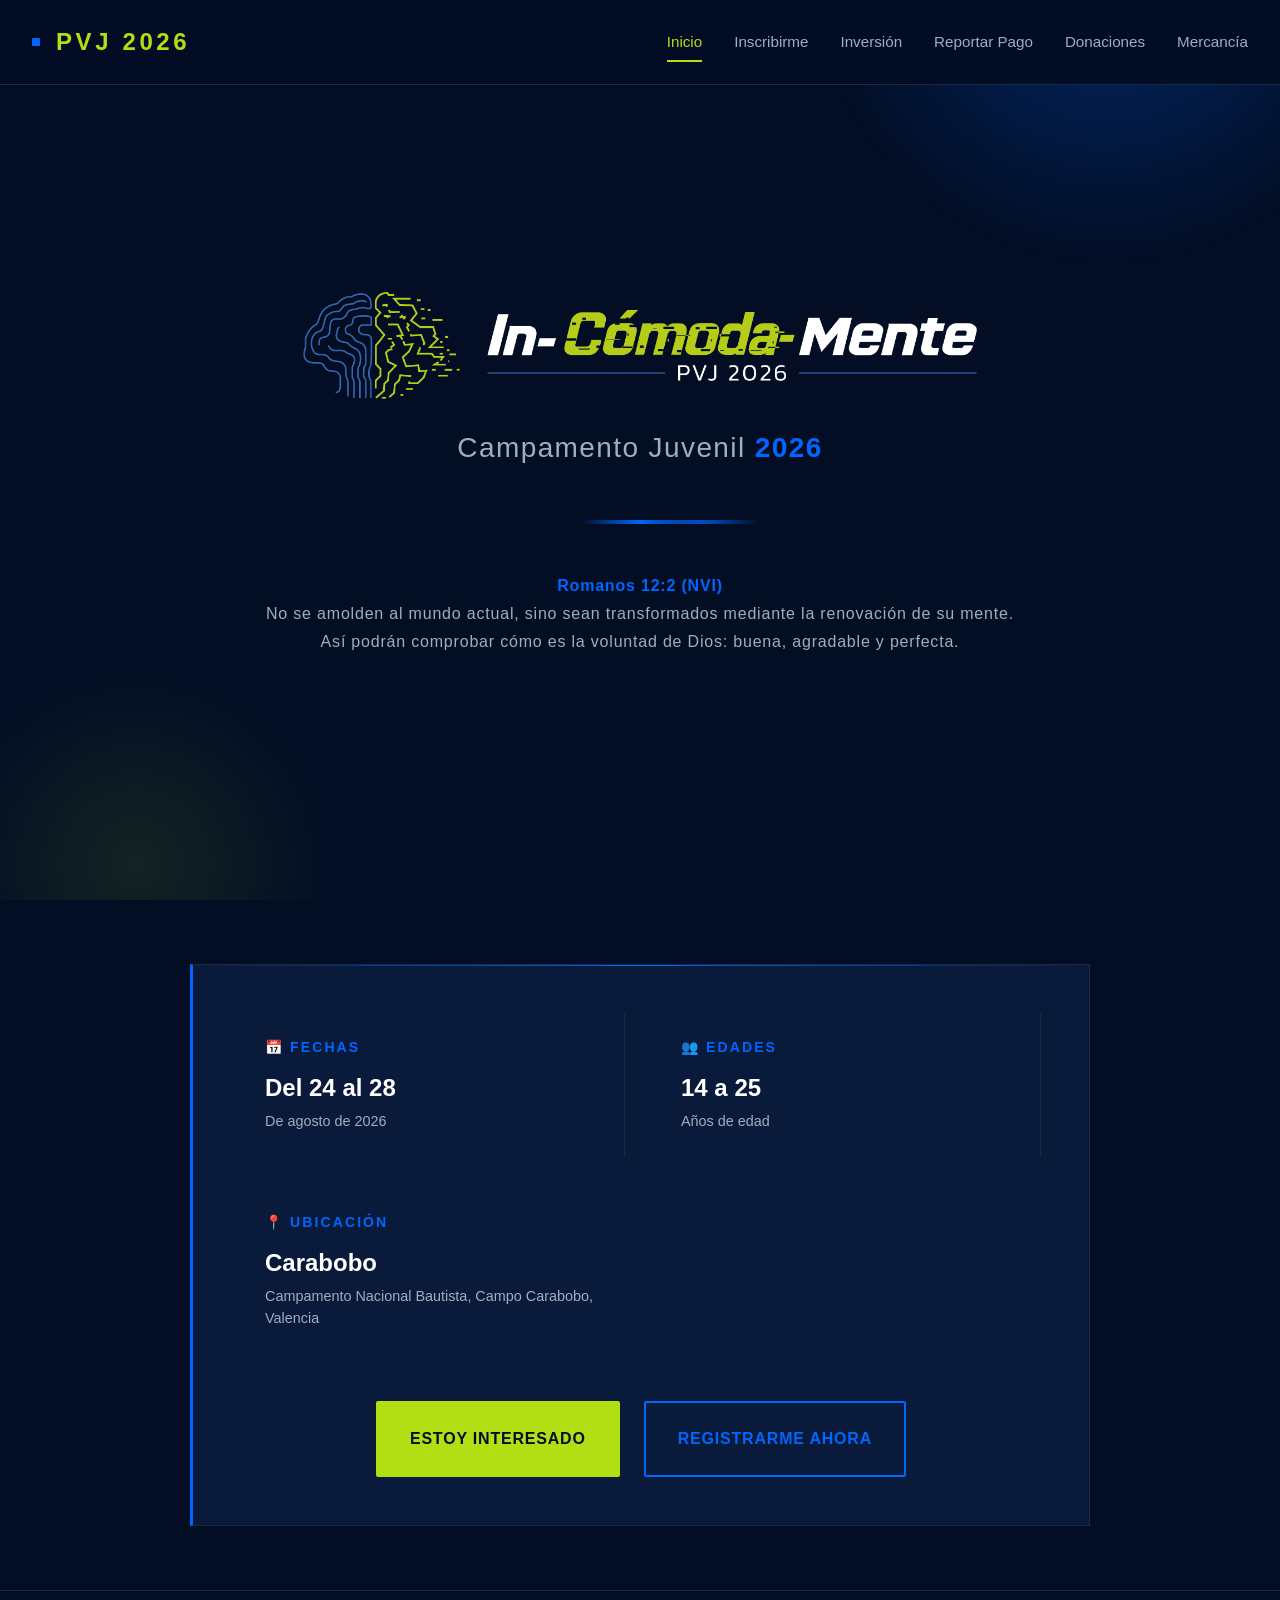
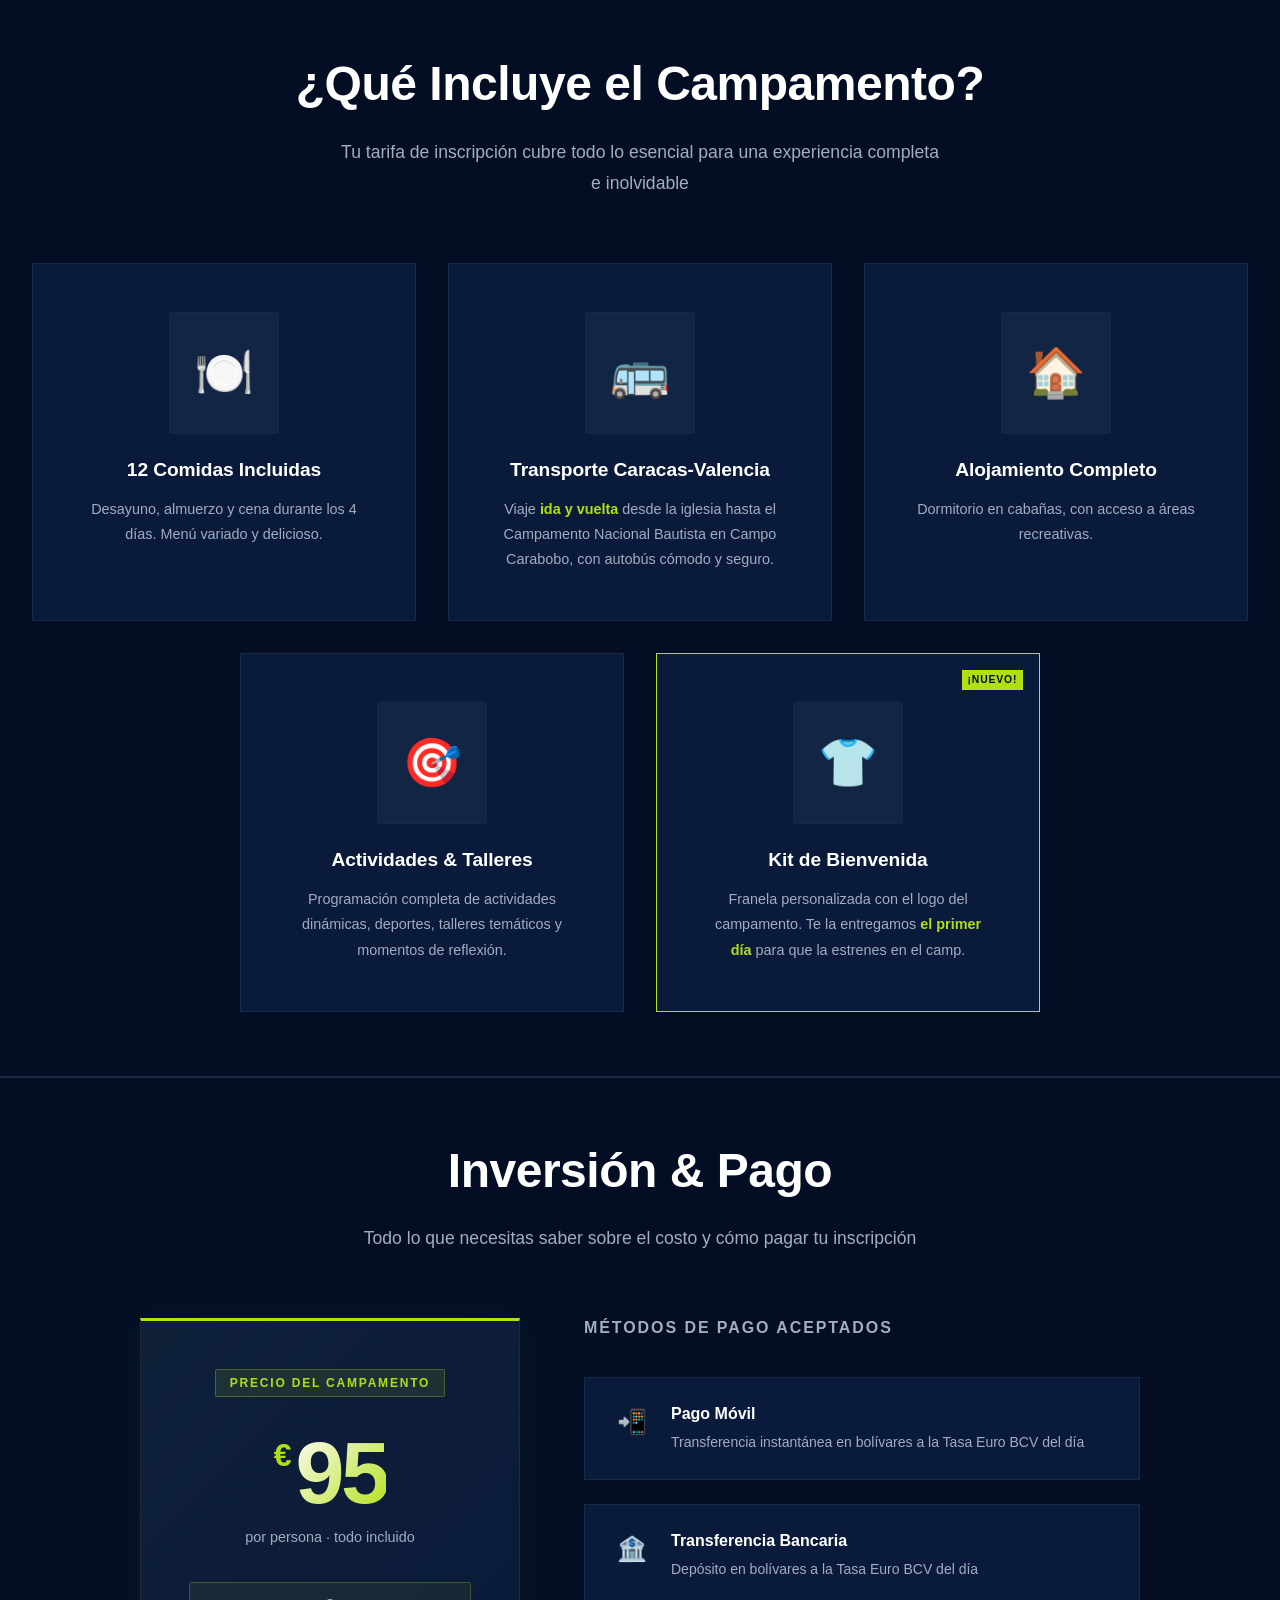
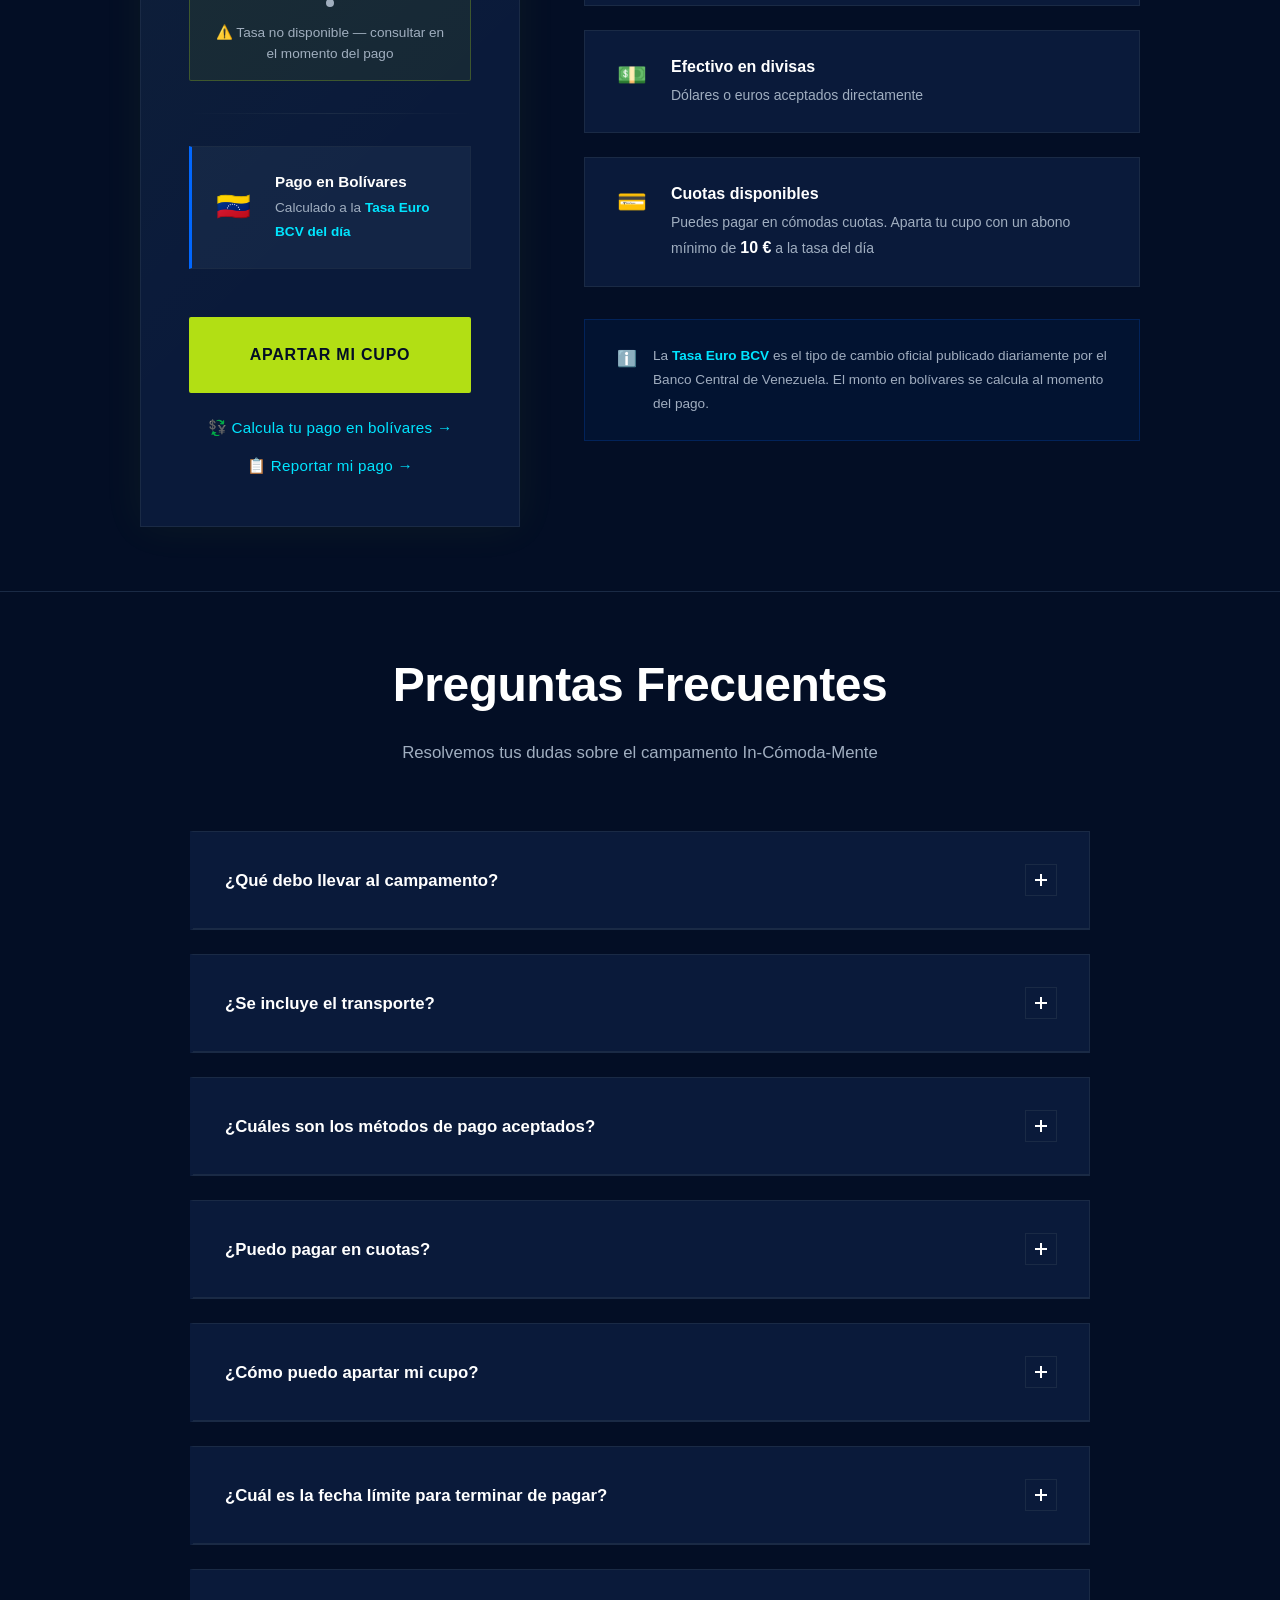
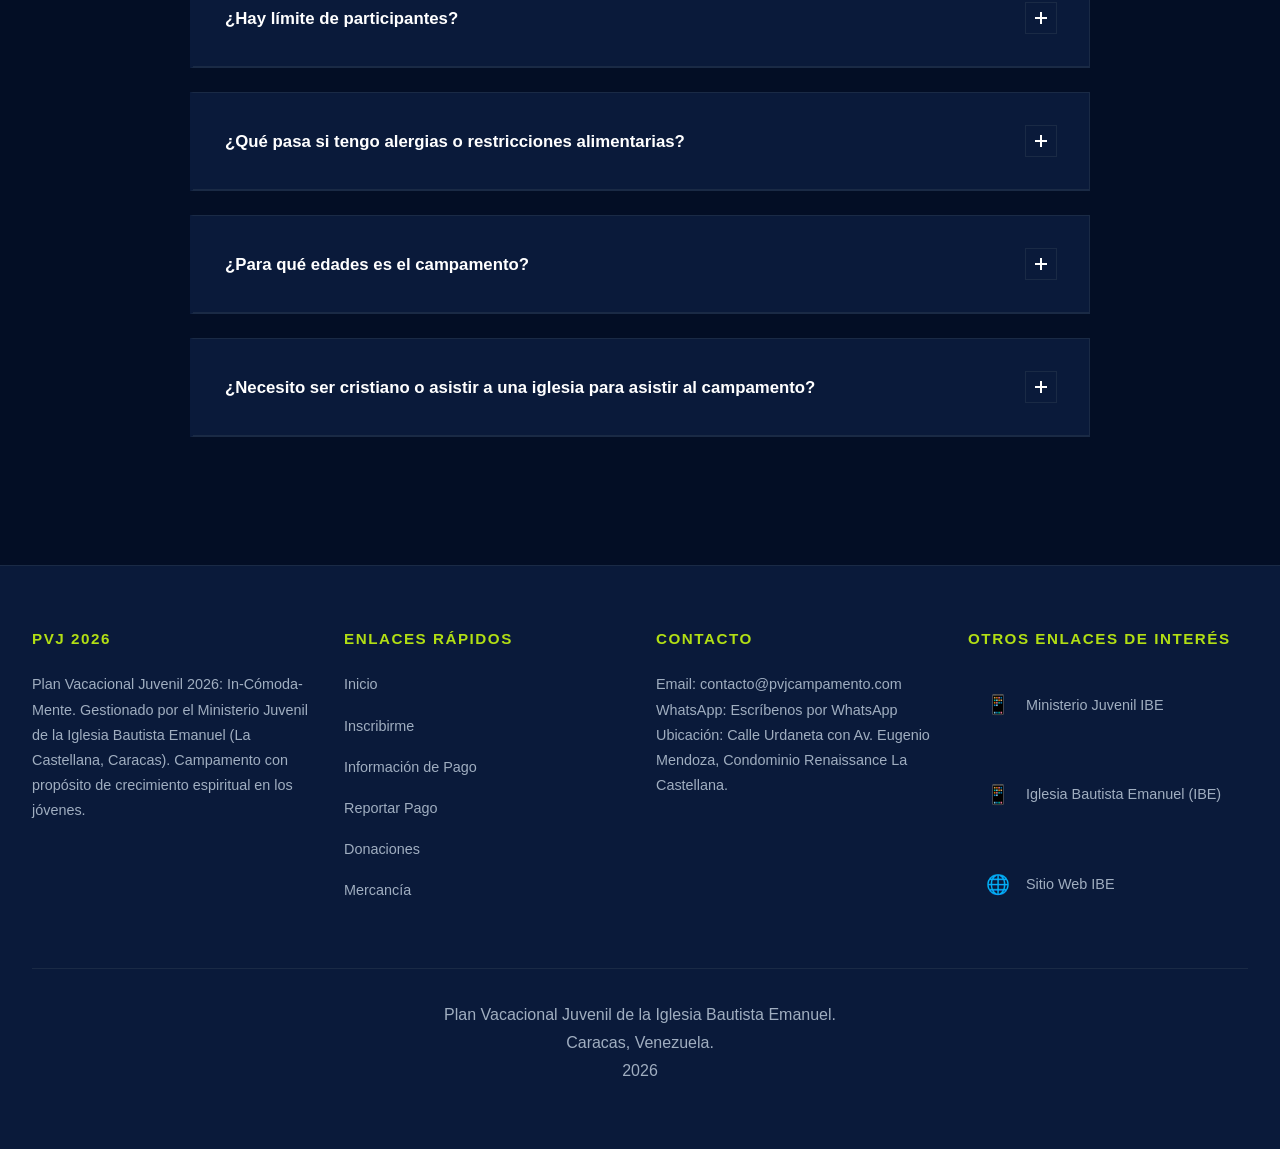
<file: index.html>
<!DOCTYPE html>
<html lang="es">
<head>
    <meta charset="UTF-8">
    <meta name="viewport" content="width=device-width, initial-scale=1.0">
    <title>PVJ 2026 - In-Cómoda-Mente | Campamento Juvenil</title>
    <meta name="description" content="Campamento Juvenil 2026 - In-Cómoda-Mente. Basado en Romanos 12:2. Del 24 al 28 de agosto en Carabobo, Venezuela.">
    <meta name="keywords" content="campamento juvenil, PVJ 2026, In-Cómoda-Mente, campamento cristiano, Venezuela, Carabobo, Valencia, jóvenes, Iglesia Bautista Emanuel, IBE">
    <meta name="robots" content="index, follow">
    <link rel="canonical" href="https://pvjcampamento.com/">

    <!-- Open Graph -->
    <meta property="og:type" content="website">
    <meta property="og:url" content="https://pvjcampamento.com/">
    <meta property="og:title" content="PVJ 2026 - In-Cómoda-Mente | Campamento Juvenil">
    <meta property="og:description" content="Campamento Juvenil cristiano del 24 al 28 de agosto de 2026 en Carabobo, Venezuela. Para jóvenes de 14 a 25 años. Inscríbete ya.">
    <meta property="og:image" content="https://pvjcampamento.com/assets/logo.png">
    <meta property="og:locale" content="es_VE">
    <meta property="og:site_name" content="PVJ Campamento">

    <!-- Twitter Card -->
    <meta name="twitter:card" content="summary_large_image">
    <meta name="twitter:title" content="PVJ 2026 - In-Cómoda-Mente | Campamento Juvenil">
    <meta name="twitter:description" content="Campamento Juvenil cristiano del 24 al 28 de agosto de 2026 en Carabobo, Venezuela. Para jóvenes de 14 a 25 años.">
    <meta name="twitter:image" content="https://pvjcampamento.com/assets/logo.png">

    <link rel="icon" type="image/x-icon" href="assets/favicon.ico">
    <link rel="stylesheet" href="styles.css">

    <!-- Structured Data: Event -->
    <script type="application/ld+json">
    {
      "@context": "https://schema.org",
      "@type": "Event",
      "name": "PVJ 2026 — In-Cómoda-Mente",
      "description": "Campamento Juvenil cristiano basado en Romanos 12:2. Experiencia de 5 días en el Campamento Nacional Bautista, Campo Carabobo, con alojamiento, comidas, transporte y actividades incluidas. Salida desde Iglesia Bautista Emanuel, La Castellana, Caracas.",
      "startDate": "2026-08-24",
      "endDate": "2026-08-28",
      "eventStatus": "https://schema.org/EventScheduled",
      "eventAttendanceMode": "https://schema.org/OfflineEventAttendanceMode",
      "location": {
        "@type": "Place",
        "name": "Campamento Nacional Bautista",
        "address": {
          "@type": "PostalAddress",
          "streetAddress": "Campo Carabobo",
          "addressLocality": "Valencia",
          "addressRegion": "Carabobo",
          "addressCountry": "VE"
        }
      },
      "organizer": {
        "@type": "Organization",
        "name": "Ministerio Juvenil — Iglesia Bautista Emanuel",
        "url": "https://pvjcampamento.com/"
      },
      "offers": {
        "@type": "Offer",
        "price": "95",
        "priceCurrency": "EUR",
        "availability": "https://schema.org/InStock",
        "url": "https://pvjcampamento.com/"
      },
      "url": "https://pvjcampamento.com/",
      "image": "https://pvjcampamento.com/assets/logo.png",
      "typicalAgeRange": "14-25"
    }
    </script>

    <!-- Structured Data: Organization -->
    <script type="application/ld+json">
    {
      "@context": "https://schema.org",
      "@type": "Organization",
      "name": "PVJ Campamento — Iglesia Bautista Emanuel",
      "url": "https://pvjcampamento.com/",
      "logo": "https://pvjcampamento.com/assets/logo.png",
      "contactPoint": {
        "@type": "ContactPoint",
        "contactType": "customer support",
        "availableLanguage": "Spanish"
      },
      "sameAs": []
    }
    </script>

    <!-- Structured Data: SiteLinksSearchBox / WebSite -->
    <script type="application/ld+json">
    {
      "@context": "https://schema.org",
      "@type": "WebSite",
      "name": "PVJ Campamento",
      "url": "https://pvjcampamento.com/"
    }
    </script>

    <!-- Structured Data: FAQPage — keep in sync with faqData in main.js -->
    <script type="application/ld+json">
    {
      "@context": "https://schema.org",
      "@type": "FAQPage",
      "mainEntity": [
        { "@type": "Question", "name": "¿Qué debo llevar al campamento?", "acceptedAnswer": { "@type": "Answer", "text": "Debes traer: ropa cómoda para actividades al aire libre, traje de baño, toalla, aseo personal, sábanas y cobijas, medicamentos (si aplica) y documentos de identidad. Te recomendamos no traer objetos de valor como joyas o equipos electrónicos costosos — el equipo no se responsabiliza por pérdidas o daños de objetos personales." } },
        { "@type": "Question", "name": "¿Se incluye el transporte?", "acceptedAnswer": { "@type": "Answer", "text": "¡Sí, el transporte está incluido! Contarás con traslado desde la iglesia hasta el Campamento Nacional Bautista en Campo Carabobo, en un transporte cómodo y seguro. No tienes que preocuparte por cómo llegar — nosotros te llevamos." } },
        { "@type": "Question", "name": "¿Cuáles son los métodos de pago aceptados?", "acceptedAnswer": { "@type": "Answer", "text": "Aceptamos Bs. por pago móvil o transferencia a la tasa euro del día BCV. También recibimos efectivo en dólares o euros. Si dispones de otro método de pago, consúltalo al equipo." } },
        { "@type": "Question", "name": "¿Puedo pagar en cuotas?", "acceptedAnswer": { "@type": "Answer", "text": "No somos el logo amarillo, pero definitivamente puedes pagar en cómodas cuotas." } },
        { "@type": "Question", "name": "¿Cómo puedo apartar mi cupo?", "acceptedAnswer": { "@type": "Answer", "text": "Debes realizar un abono de mínimo 10 € a la tasa del día. Si tienes dudas, puedes consultarlo los domingos al finalizar cada culto, o escribirnos por Instagram o WhatsApp, o consultarlo con el staff." } },
        { "@type": "Question", "name": "¿Cuál es la fecha límite para terminar de pagar?", "acceptedAnswer": { "@type": "Answer", "text": "5 días antes del comienzo del evento. Si tienes dudas, acércate a la mesa el día domingo." } },
        { "@type": "Question", "name": "¿Hay límite de participantes?", "acceptedAnswer": { "@type": "Answer", "text": "Sí, el campamento tiene un cupo máximo de 70 personas. Las inscripciones son por orden de llegada y los cupos se llenan rápido." } },
        { "@type": "Question", "name": "¿Qué pasa si tengo alergias o restricciones alimentarias?", "acceptedAnswer": { "@type": "Answer", "text": "Es importante que nos cuentes si tienes alguna alergia, intolerancia o restricción alimentaria, para que el equipo pueda ajustarse a tus necesidades." } },
        { "@type": "Question", "name": "¿Para qué edades es el campamento?", "acceptedAnswer": { "@type": "Answer", "text": "El campamento es para jóvenes de 14 a 25 años." } },
        { "@type": "Question", "name": "¿Necesito ser cristiano o asistir a una iglesia para asistir al campamento?", "acceptedAnswer": { "@type": "Answer", "text": "Todos son bienvenidos." } }
      ]
    }
    </script>
</head>
<body>
    <!-- HEADER & NAVIGATION — rendered by components.js -->
    <header></header>
    <noscript>
        <nav aria-label="Navegación principal">
            <a href="/">Inicio</a>
            <a href="https://docs.google.com/forms/d/e/1FAIpQLSfiJoNvwPer5zCyQQHRjPz2hSFAqCRCx5FT6Ea9flY4GWRAHQ/viewform" rel="noopener noreferrer">Inscribirme</a>
            <a href="/#payment">Inversión</a>
            <a href="/pagos.html">Reportar Pago</a>
            <a href="/donaciones.html">Donaciones</a>
            <a href="/mercancia.html">Mercancía</a>
        </nav>
    </noscript>

    <!-- HERO SECTION -->
    <section class="hero container" id="home">
        <div class="hero-content">
            <img src="assets/logo.png" alt="In-Cómoda-Mente" class="hero-logo">
            <p class="hero-subtitle">Campamento Juvenil <span class="hero-accent">2026</span></p>
            <div class="pulse-divider"></div>
            <p class="hero-subtitle" style="font-size: 1rem; margin-top: var(--spacing-lg);">
                <span class="hero-accent">Romanos 12:2 (NVI)</span><br>No se amolden al mundo actual, sino sean transformados mediante la renovación de su mente.<br>Así podrán comprobar cómo es la voluntad de Dios: buena, agradable y perfecta.
            </p>

            <!-- COUNTDOWN / CAMPING STATE — populated by main.js -->
            <div class="hero-countdown" id="heroCountdown"></div>
        </div>
    </section>

    <!-- EVENT DETAILS CARD -->
    <section class="container">
        <div class="event-details-card">
            <div class="event-details-grid">
                <div class="event-detail-item">
                    <div class="event-detail-label">📅 Fechas</div>
                    <div class="event-detail-value">Del 24 al 28</div>
                    <div class="event-detail-description">De agosto de 2026</div>
                </div>
                <div class="event-detail-item">
                    <div class="event-detail-label">👥 Edades</div>
                    <div class="event-detail-value">14 a 25</div>
                    <div class="event-detail-description">Años de edad</div>
                </div>
                <div class="event-detail-item">
                    <div class="event-detail-label">📍 Ubicación</div>
                    <div class="event-detail-value">Carabobo</div>
                    <div class="event-detail-description">Campamento Nacional Bautista, Campo Carabobo, Valencia</div>
                </div>
            </div>

            <div class="cta-section">
                <a id="interestedBtn" class="btn btn-primary" href="#" target="_blank" rel="noopener noreferrer">
                    Estoy interesado
                </a>
                <a id="registrarmeBtn" class="btn btn-secondary" href="#" target="_blank" rel="noopener noreferrer">
                    Registrarme Ahora
                </a>
            </div>
        </div>
    </section>

    <!-- WHAT'S INCLUDED SECTION -->
    <section class="included-section">
        <div class="container">
            <div class="included-header">
                <h2>¿Qué Incluye el Campamento?</h2>
                <p>Tu tarifa de inscripción cubre todo lo esencial para una experiencia completa e inolvidable</p>
            </div>

            <div class="included-grid">
                <div class="included-item">
                    <div class="included-icon">🍽️</div>
                    <h3 class="included-title">12 Comidas Incluidas</h3>
                    <p class="included-description">Desayuno, almuerzo y cena durante los 4 días. Menú variado y delicioso.</p>
                </div>
                <div class="included-item">
                    <div class="included-icon">🚌</div>
                    <h3 class="included-title">Transporte Caracas-Valencia</h3>
                    <p class="included-description">Viaje <span class="included-highlight">ida y vuelta</span> desde la iglesia hasta el Campamento Nacional Bautista en Campo Carabobo, con autobús cómodo y seguro.</p>
                </div>
                <div class="included-item">
                    <div class="included-icon">🏠</div>
                    <h3 class="included-title">Alojamiento Completo</h3>
                    <p class="included-description">Dormitorio en cabañas, con acceso a áreas recreativas.</p>
                </div>
                <div class="included-item">
                    <div class="included-icon">🎯</div>
                    <h3 class="included-title">Actividades & Talleres</h3>
                    <p class="included-description">Programación completa de actividades dinámicas, deportes, talleres temáticos y momentos de reflexión.</p>
                </div>
                <div class="included-item included-item--new">
                    <span class="included-new-badge">¡NUEVO!</span>
                    <div class="included-icon">👕</div>
                    <h3 class="included-title">Kit de Bienvenida</h3>
                    <p class="included-description">Franela personalizada con el logo del campamento. Te la entregamos <span class="included-highlight">el primer día</span> para que la estrenes en el camp.</p>
                </div>
            </div>
        </div>
    </section>

    <!-- PRICING / PAYMENT SECTION -->
    <section class="pricing-section" id="payment">
        <div class="container">
            <div class="pricing-header">
                <h2>Inversión & Pago</h2>
                <p>Todo lo que necesitas saber sobre el costo y cómo pagar tu inscripción</p>
            </div>

            <div class="pricing-layout">
                <!-- Price card -->
                <div class="price-card">
                    <div class="price-card-badge">Precio del Campamento</div>
                    <div class="price-amount">
                        <span class="price-currency">€</span>
                        <span class="price-number">95</span>
                    </div>
                    <p class="price-description">por persona · todo incluido</p>

                    <!-- Live euro rate badge -->
                    <div class="euro-rate-badge" id="eurRateBadge">
                        <span class="euro-rate-dot"></span>
                        <span class="euro-rate-loading">Cargando tasa BCV…</span>
                    </div>

                    <div class="price-divider"></div>

                    <div class="bcv-note">
                        <div class="bcv-icon">🇻🇪</div>
                        <div class="bcv-text">
                            <strong>Pago en Bolívares</strong>
                            <span>Calculado a la <em>Tasa Euro BCV del día</em></span>
                        </div>
                    </div>

                    <a id="apartarCupoBtn" href="#" class="btn btn-primary" target="_blank" rel="noopener noreferrer" style="display:block; text-align:center; margin-top: var(--spacing-xl);">
                        Apartar mi cupo
                    </a>
                    <a href="pagos.html#calculadora" class="calc-cta-link">
                        💱 Calcula tu pago en bolívares →
                    </a>
                    <a href="pagos.html#reportar" class="calc-cta-link" style="margin-top: var(--spacing-sm);">
                        📋 Reportar mi pago →
                    </a>
                </div>

                <!-- Payment methods -->
                <div class="payment-methods">
                    <h3 class="payment-methods-title">Métodos de pago aceptados</h3>

                    <div class="payment-method-item">
                        <div class="payment-method-icon">📲</div>
                        <div class="payment-method-info">
                            <strong>Pago Móvil</strong>
                            <span>Transferencia instantánea en bolívares a la Tasa Euro BCV del día</span>
                        </div>
                    </div>

                    <div class="payment-method-item">
                        <div class="payment-method-icon">🏦</div>
                        <div class="payment-method-info">
                            <strong>Transferencia Bancaria</strong>
                            <span>Depósito en bolívares a la Tasa Euro BCV del día</span>
                        </div>
                    </div>

                    <div class="payment-method-item">
                        <div class="payment-method-icon">💵</div>
                        <div class="payment-method-info">
                            <strong>Efectivo en divisas</strong>
                            <span>Dólares o euros aceptados directamente</span>
                        </div>
                    </div>

                    <div class="payment-method-item">
                        <div class="payment-method-icon">💳</div>
                        <div class="payment-method-info">
                            <strong>Cuotas disponibles</strong>
                            <span>Puedes pagar en cómodas cuotas. Aparta tu cupo con un abono mínimo de <strong class="highlight-text">10 €</strong> a la tasa del día</span>
                        </div>
                    </div>

                    <div class="bcv-info-box">
                        <span class="bcv-info-icon">ℹ️</span>
                        <p>La <strong>Tasa Euro BCV</strong> es el tipo de cambio oficial publicado diariamente por el Banco Central de Venezuela. El monto en bolívares se calcula al momento del pago.</p>
                    </div>
                </div>
            </div>
        </div>
    </section>

    <!-- FAQ SECTION -->
    <section class="faq-section container">
        <div class="faq-header">
            <h2>Preguntas Frecuentes</h2>
            <p>Resolvemos tus dudas sobre el campamento In-Cómoda-Mente</p>
        </div>

        <div class="faq-container" id="faqContainer">
            <!-- FAQs will be dynamically generated -->
        </div>

        <!-- Static fallback for crawlers/AI agents that don't execute JS.
             Keep in sync with faqData in main.js. -->
        <noscript>
            <div class="faq-container">
                <div class="faq-item active"><div class="faq-question"><span class="faq-question-text">¿Qué debo llevar al campamento?</span></div><div class="faq-answer"><div class="faq-answer-content"><p>Debes traer: ropa cómoda para actividades al aire libre, traje de baño, toalla, aseo personal, sábanas y cobijas, medicamentos (si aplica) y documentos de identidad. Te recomendamos no traer objetos de valor como joyas o equipos electrónicos costosos — el equipo no se responsabiliza por pérdidas o daños de objetos personales.</p></div></div></div>
                <div class="faq-item active"><div class="faq-question"><span class="faq-question-text">¿Se incluye el transporte?</span></div><div class="faq-answer"><div class="faq-answer-content"><p>¡Sí, el transporte está incluido! Contarás con traslado desde la iglesia hasta el Campamento Nacional Bautista en Campo Carabobo, en un transporte cómodo y seguro. No tienes que preocuparte por cómo llegar — nosotros te llevamos.</p></div></div></div>
                <div class="faq-item active"><div class="faq-question"><span class="faq-question-text">¿Cuáles son los métodos de pago aceptados?</span></div><div class="faq-answer"><div class="faq-answer-content"><p>Aceptamos Bs. por pago móvil o transferencia a la tasa euro del día BCV. También recibimos efectivo en dólares o euros. Si dispones de otro método de pago, consúltalo al equipo.</p></div></div></div>
                <div class="faq-item active"><div class="faq-question"><span class="faq-question-text">¿Puedo pagar en cuotas?</span></div><div class="faq-answer"><div class="faq-answer-content"><p>No somos el logo amarillo, pero definitivamente puedes pagar en cómodas cuotas.</p></div></div></div>
                <div class="faq-item active"><div class="faq-question"><span class="faq-question-text">¿Cómo puedo apartar mi cupo?</span></div><div class="faq-answer"><div class="faq-answer-content"><p>Debes realizar un abono de mínimo 10 € a la tasa del día. Si tienes dudas, puedes consultarlo los domingos al finalizar cada culto, o escribirnos por Instagram o WhatsApp, o consultarlo con el staff.</p></div></div></div>
                <div class="faq-item active"><div class="faq-question"><span class="faq-question-text">¿Cuál es la fecha límite para terminar de pagar?</span></div><div class="faq-answer"><div class="faq-answer-content"><p>5 días antes del comienzo del evento. Si tienes dudas, acércate a la mesa el día domingo.</p></div></div></div>
                <div class="faq-item active"><div class="faq-question"><span class="faq-question-text">¿Hay límite de participantes?</span></div><div class="faq-answer"><div class="faq-answer-content"><p>Sí, el campamento tiene un cupo máximo de 70 personas. Las inscripciones son por orden de llegada y los cupos se llenan rápido. Si estás leyendo esto, todavía hay campo — ¡no esperes más para asegurar tu lugar!</p></div></div></div>
                <div class="faq-item active"><div class="faq-question"><span class="faq-question-text">¿Qué pasa si tengo alergias o restricciones alimentarias?</span></div><div class="faq-answer"><div class="faq-answer-content"><p>Es importante que nos cuentes si tienes alguna alergia, intolerancia o restricción alimentaria. Esa información es valiosa para que el equipo pueda ajustarse de la mejor manera posible y estar al tanto de tus necesidades.</p></div></div></div>
                <div class="faq-item active"><div class="faq-question"><span class="faq-question-text">¿Para qué edades es el campamento?</span></div><div class="faq-answer"><div class="faq-answer-content"><p>El campamento es para jóvenes de 14 a 25 años. Así logramos crear un espacio donde todos se sientan identificados y puedan conectar de verdad. Si tienes dudas, escríbenos.</p></div></div></div>
                <div class="faq-item active"><div class="faq-question"><span class="faq-question-text">¿Necesito ser cristiano o asistir a una iglesia para asistir al campamento?</span></div><div class="faq-answer"><div class="faq-answer-content"><p>Todos son bienvenidos.</p></div></div></div>
            </div>
        </noscript>
    </section>

    <!-- FOOTER — rendered by components.js -->
    <footer></footer>

    <script src="config.js"></script>
    <script src="components.js"></script>
    <script src="main.js"></script>
</body>
</html>
</file>
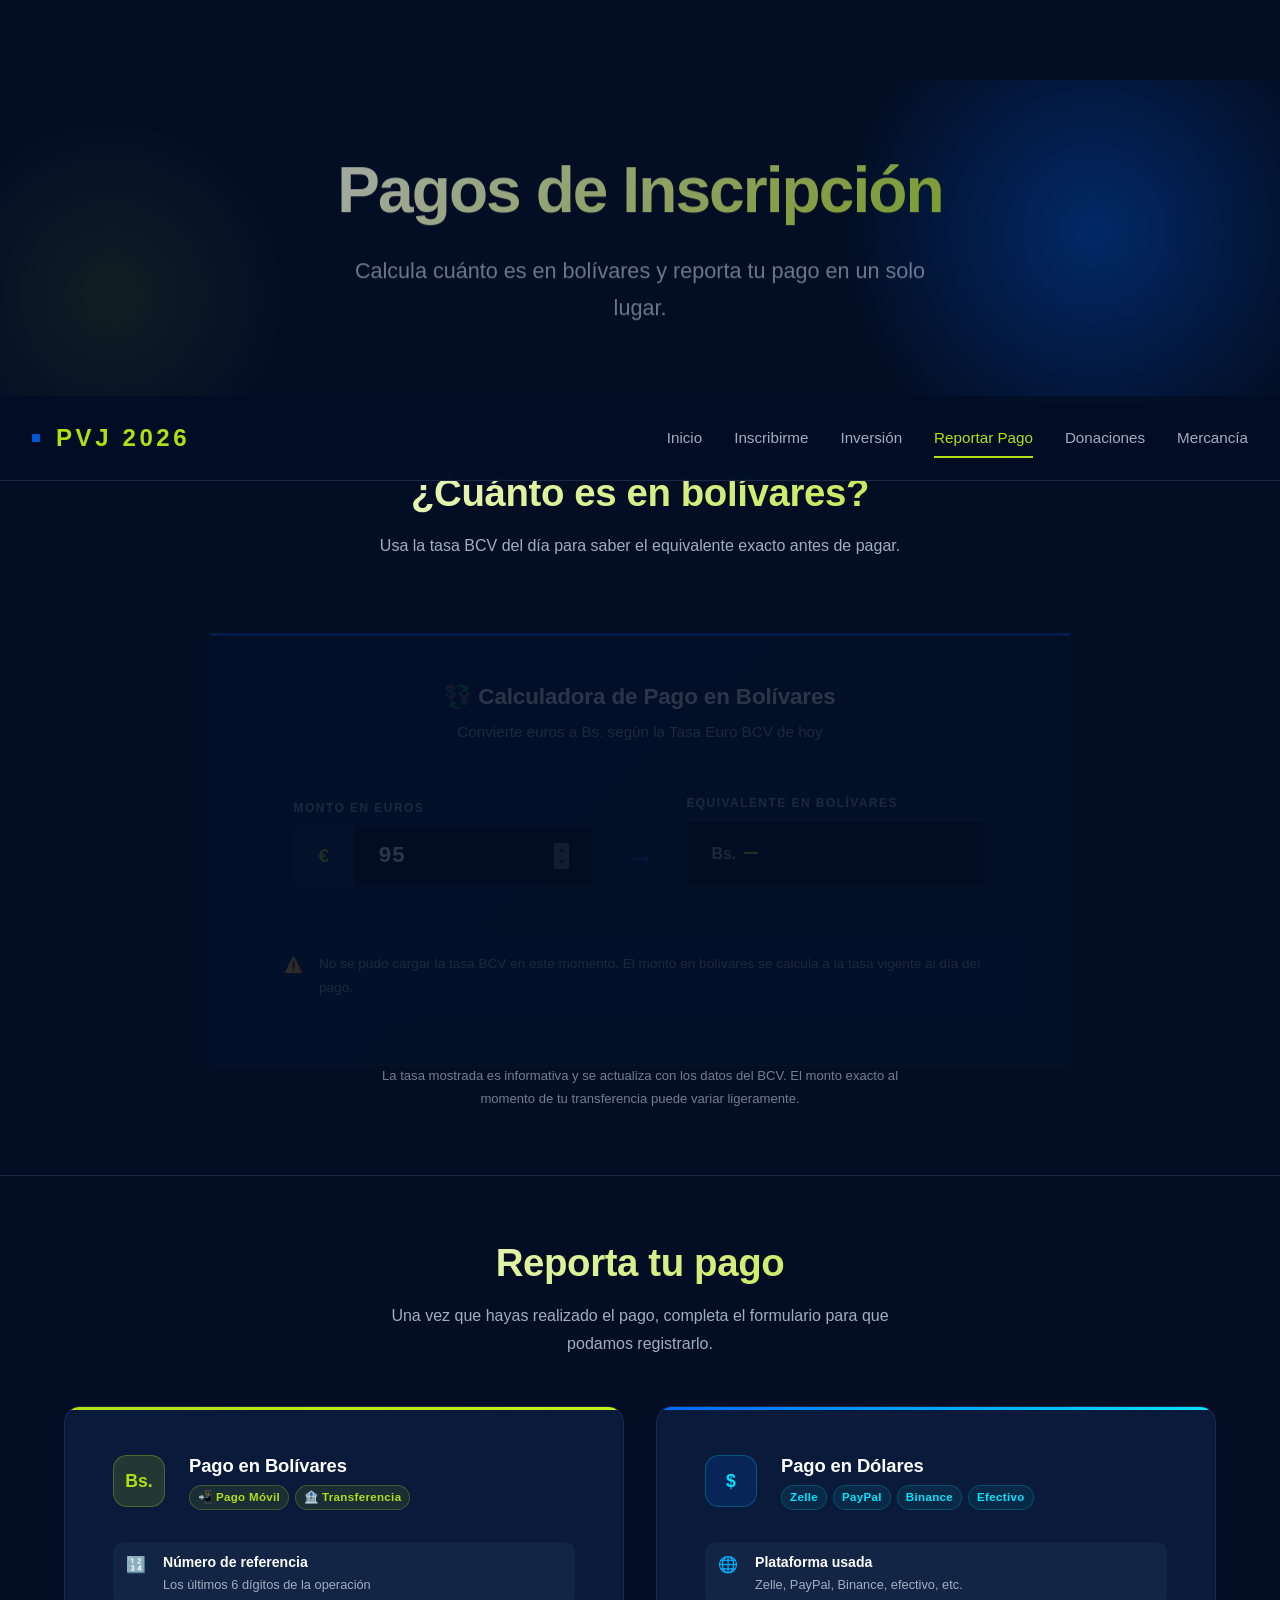
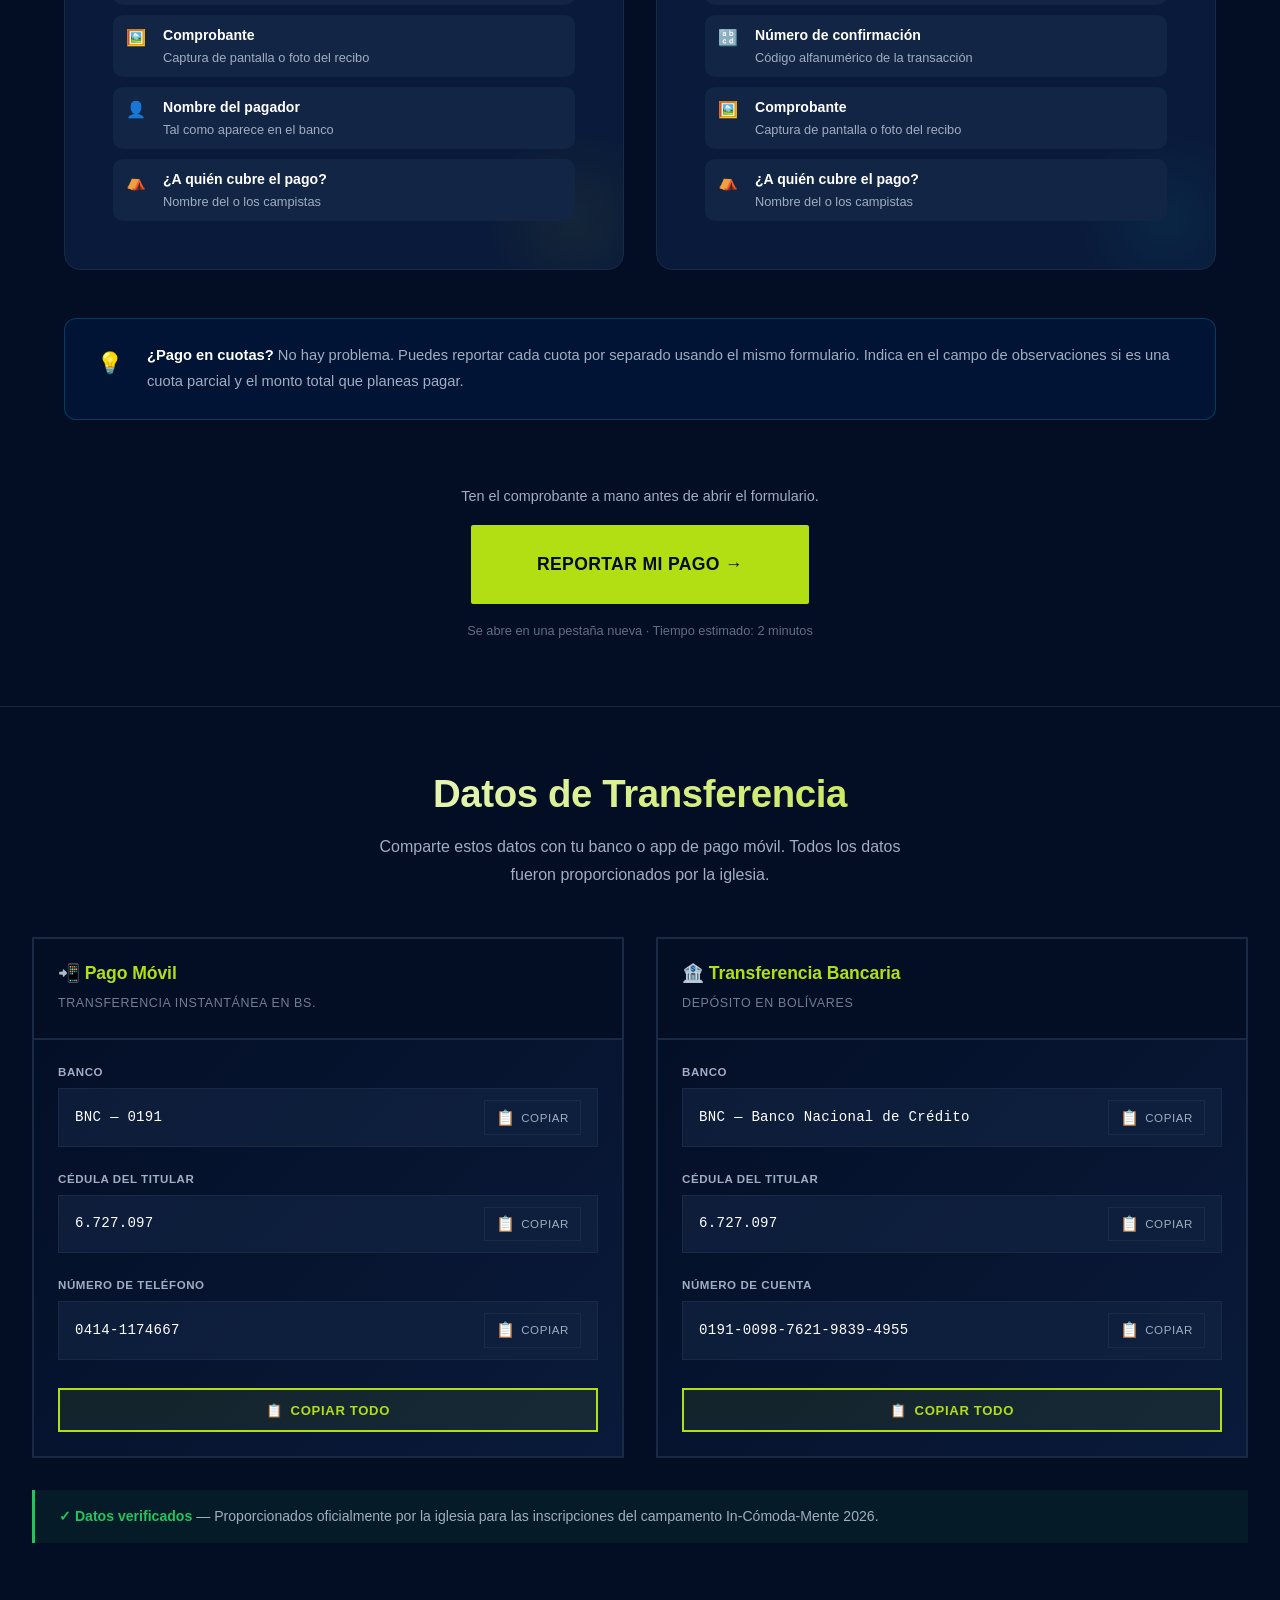
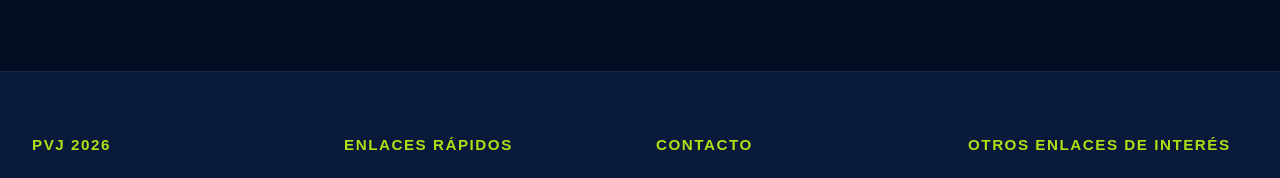
<file: calculadora.html>
<!DOCTYPE html>
<html lang="es">
<head>
    <meta charset="UTF-8">
    <meta name="viewport" content="width=device-width, initial-scale=1.0">
    <title>Calculadora de Pago — PVJ 2026</title>
    <meta name="description" content="Calcula el equivalente en bolívares de tu inscripción al Campamento PVJ 2026 según la Tasa Euro BCV del día.">
    <meta http-equiv="refresh" content="0; url=pagos.html#calculadora">
    <link rel="icon" type="image/x-icon" href="assets/favicon.ico">
    <link rel="stylesheet" href="styles.css">
</head>
<body>
    <!-- HEADER & NAVIGATION — rendered by components.js -->
    <header></header>

    <!-- CALCULATOR PAGE -->
    <main class="calc-page">
        <div class="container">

            <div class="calc-page-header">
                <a href="index.html#payment" class="calc-back-link">← Información de Pago</a>
                <h1 class="calc-page-title">Calculadora de Pago en Bolívares</h1>
                <p class="calc-page-subtitle">Convierte tu inscripción de euros a bolívares usando la Tasa Euro BCV de hoy</p>
            </div>

            <div class="calculator-card">
                <div class="calculator-header">
                    <h3 class="calculator-title">💱 Calculadora de Pago en Bolívares</h3>
                    <p class="calculator-subtitle">Convierte euros a Bs. según la Tasa Euro BCV de hoy</p>
                </div>
                <div class="calculator-body">
                    <div class="calculator-input-group">
                        <label class="calculator-label" for="euroInput">Monto en Euros</label>
                        <div class="calculator-input-wrapper">
                            <span class="calculator-currency-symbol">€</span>
                            <input type="number" id="euroInput" class="calculator-input" value="95" min="0" step="1" placeholder="95">
                        </div>
                    </div>
                    <div class="calculator-arrow" aria-hidden="true">→</div>
                    <div class="calculator-output-group">
                        <label class="calculator-label">Equivalente en Bolívares</label>
                        <div class="calculator-result">
                            <span class="calculator-result-currency">Bs.</span>
                            <span class="calculator-result-value" id="bsResultValue">—</span>
                        </div>
                    </div>
                </div>
                <div class="calculator-note" id="calculatorNote">
                    <span class="calculator-note-icon">⏳</span>
                    <span>Obteniendo tasa BCV del día…</span>
                </div>
            </div>

            <div class="calc-page-actions">
                <a href="index.html#payment" class="btn btn-secondary">← Volver a Información de Pago</a>
            </div>

        </div>
    </main>

    <!-- FOOTER — rendered by components.js -->
    <footer></footer>

    <script src="config.js"></script>
    <script src="components.js"></script>
    <script src="main.js"></script>
</body>
</html>
</file>
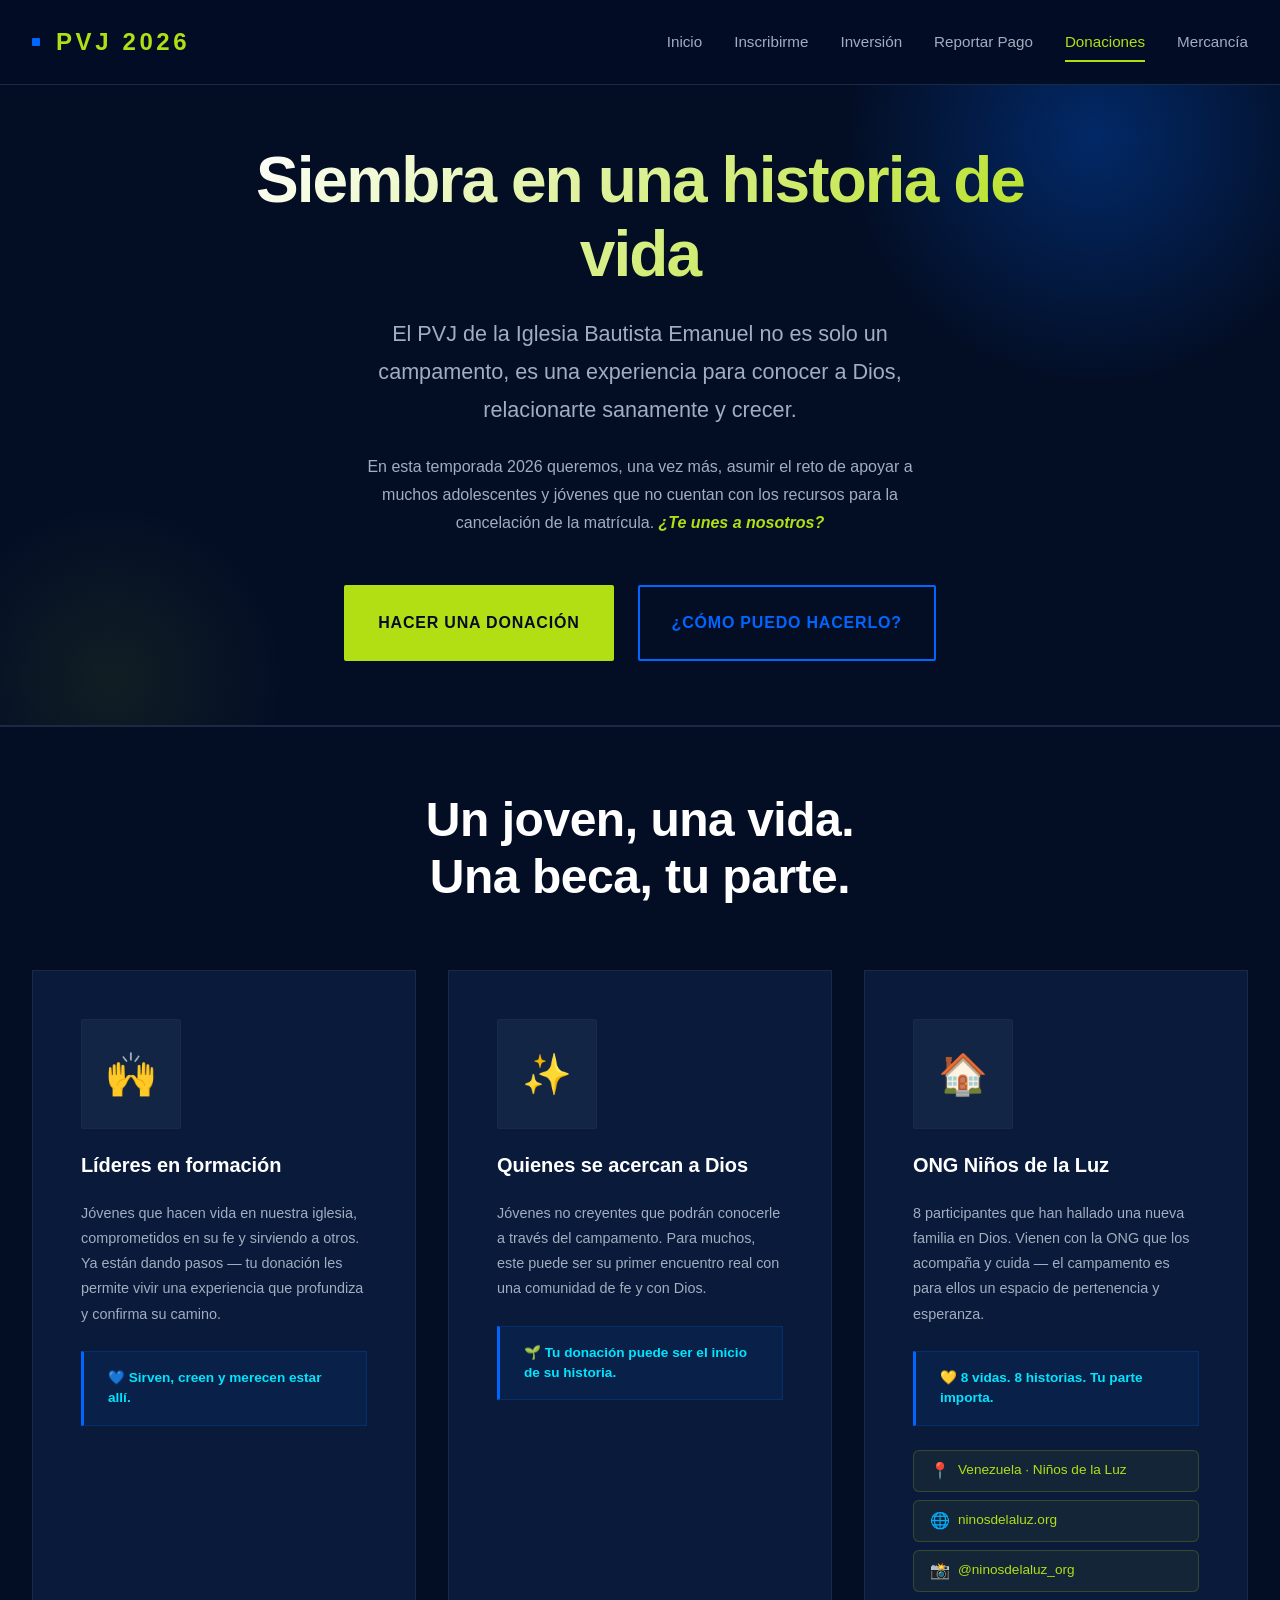
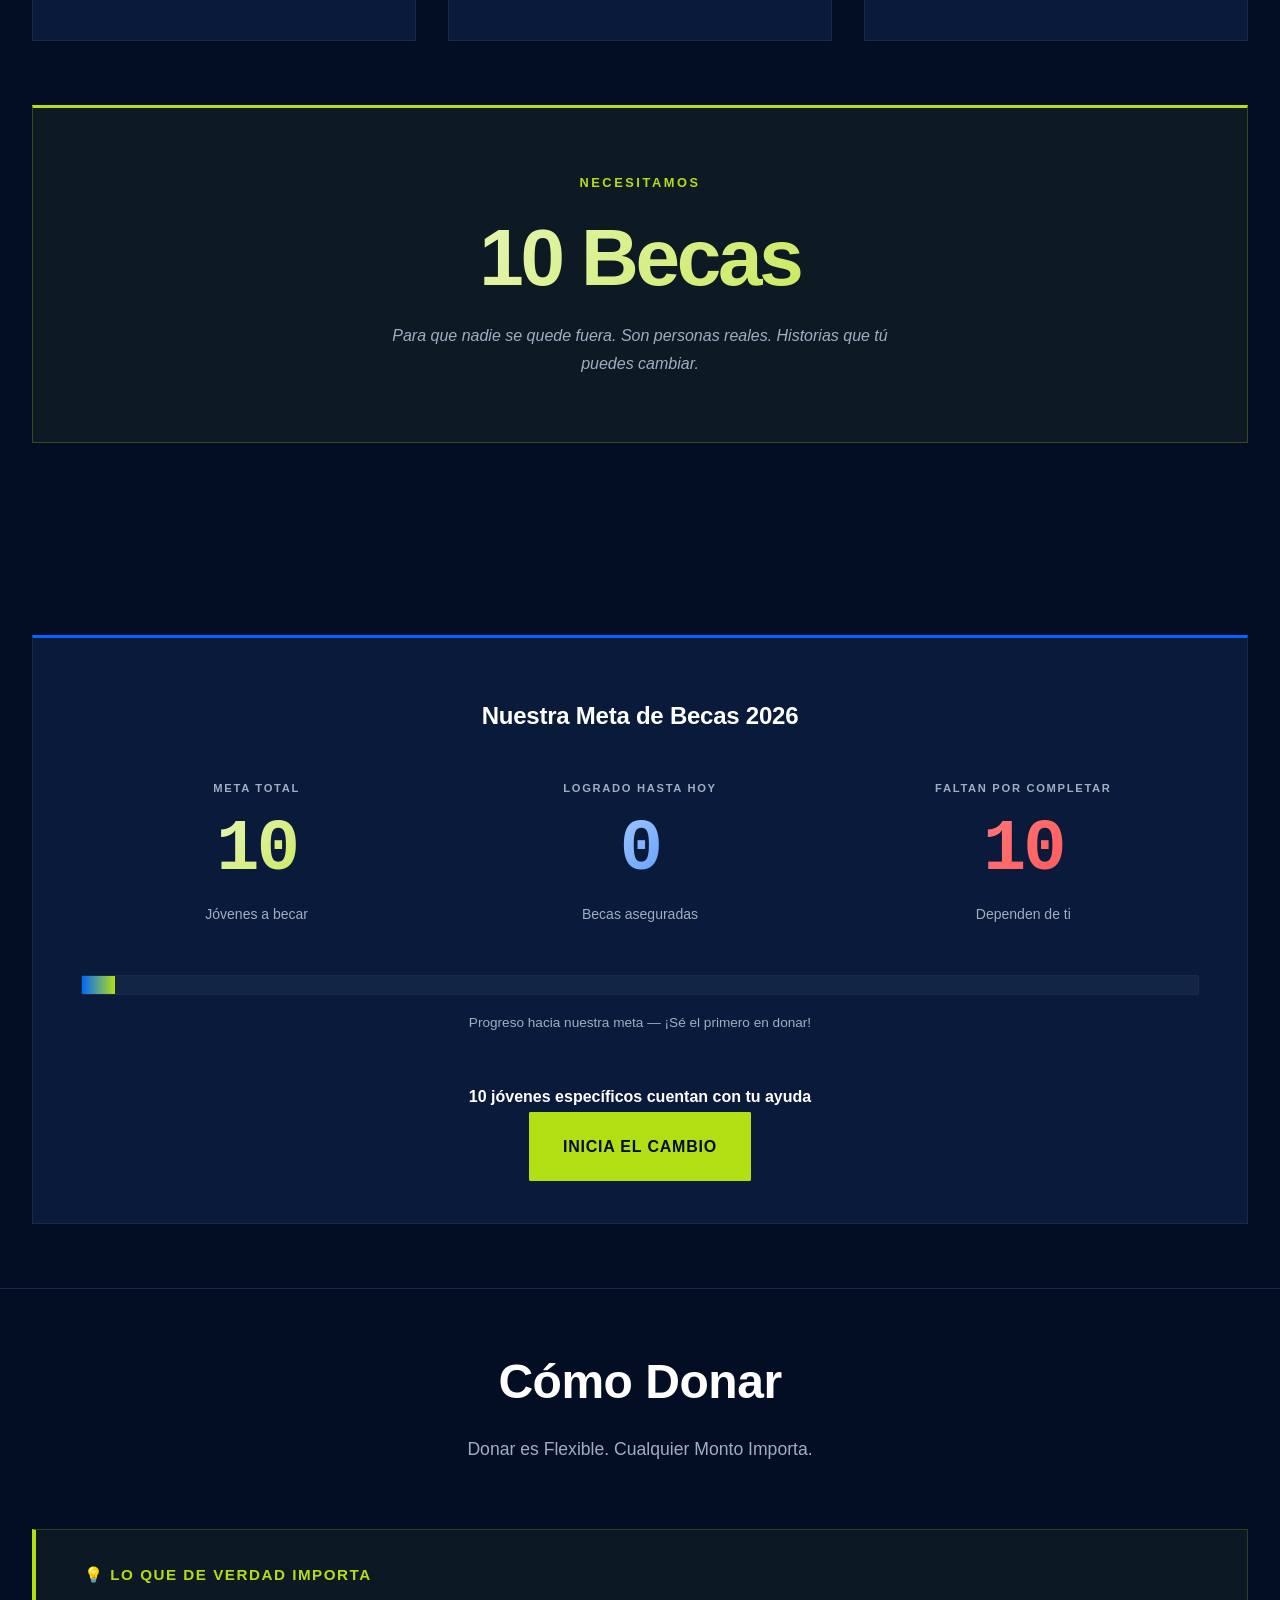
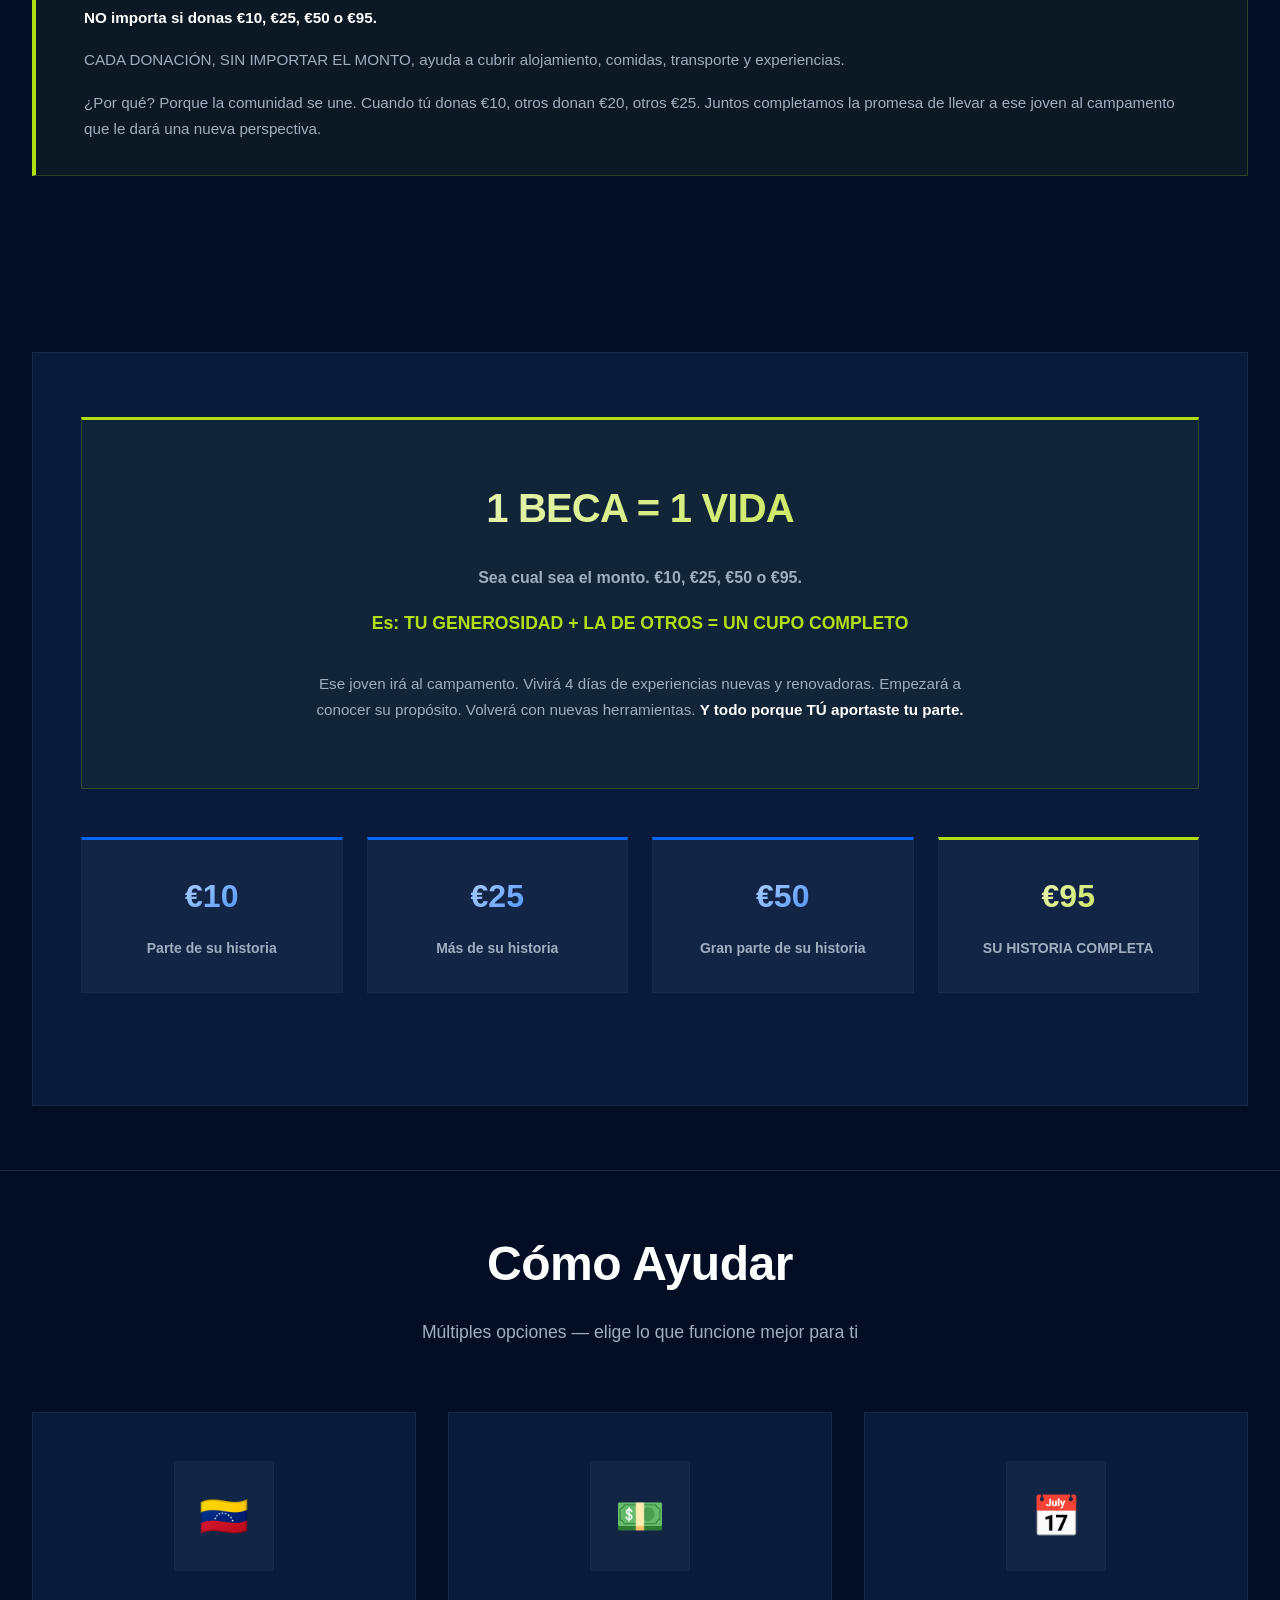
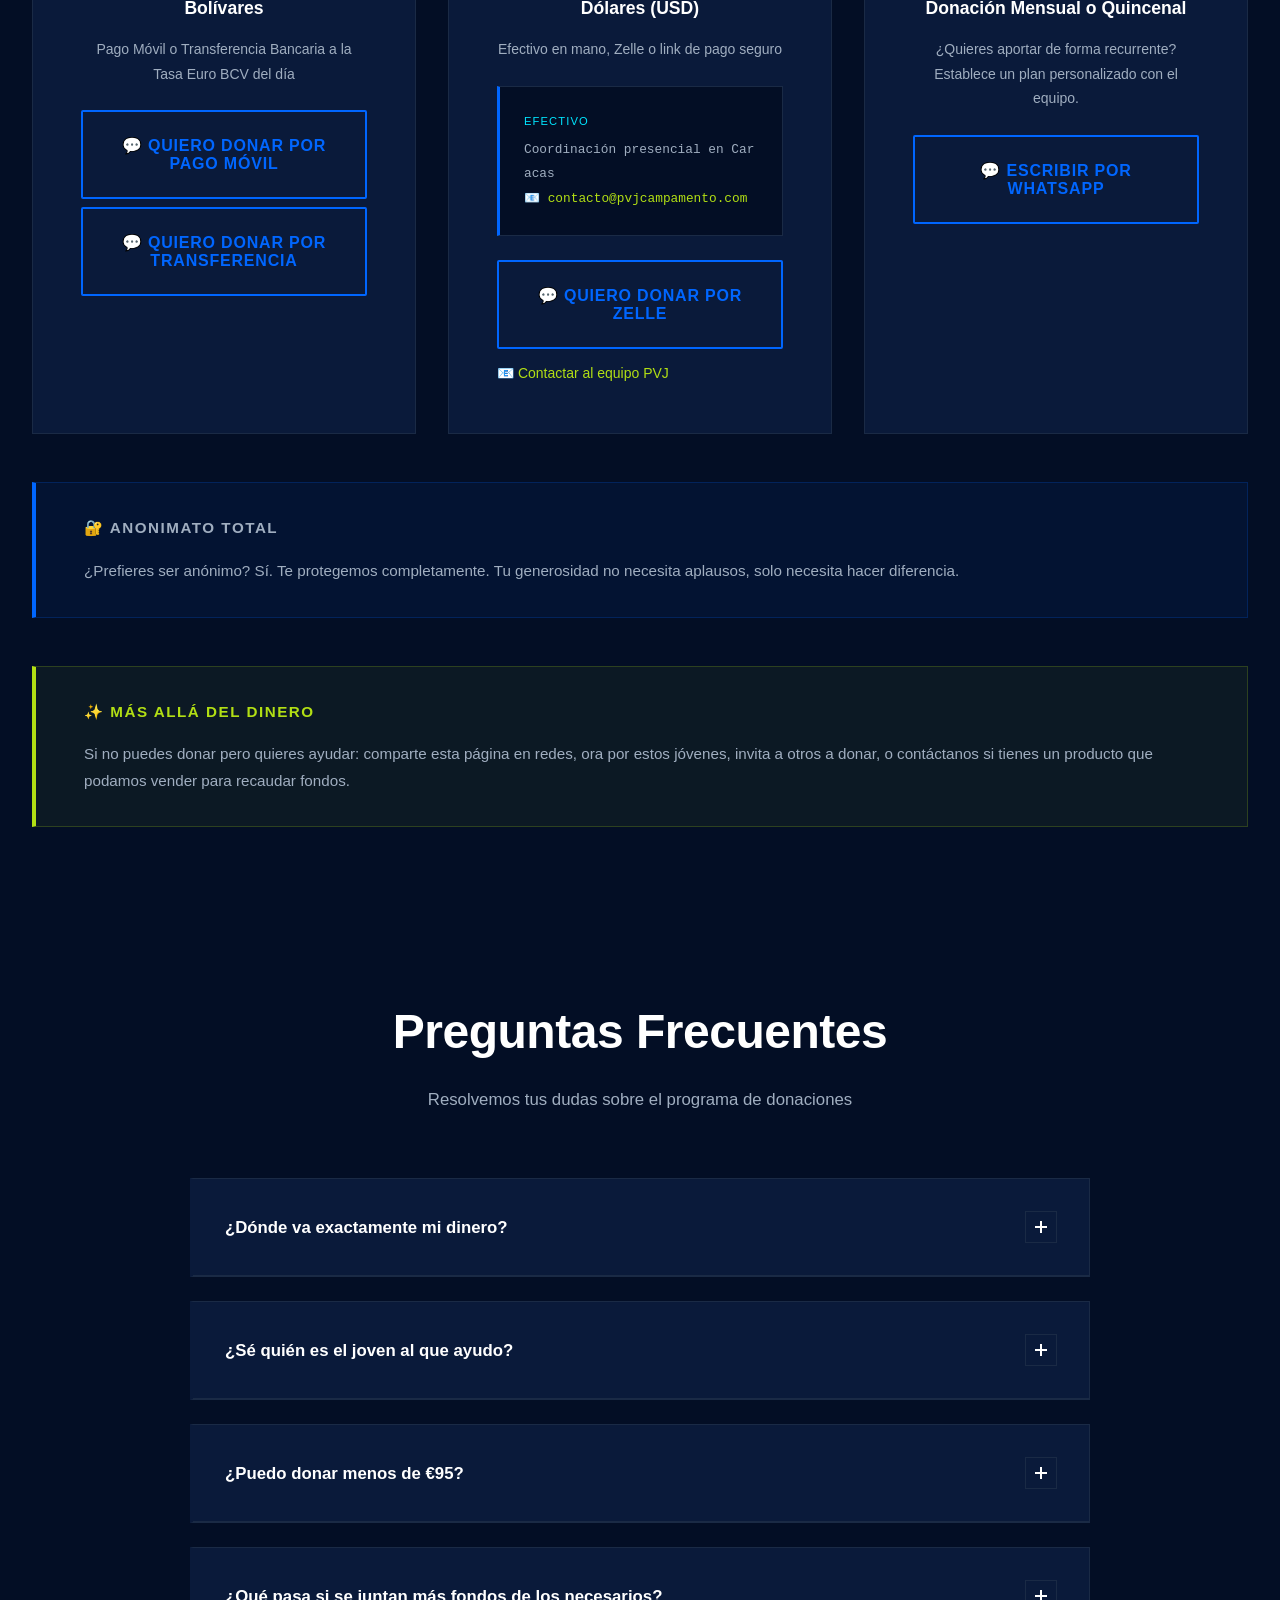
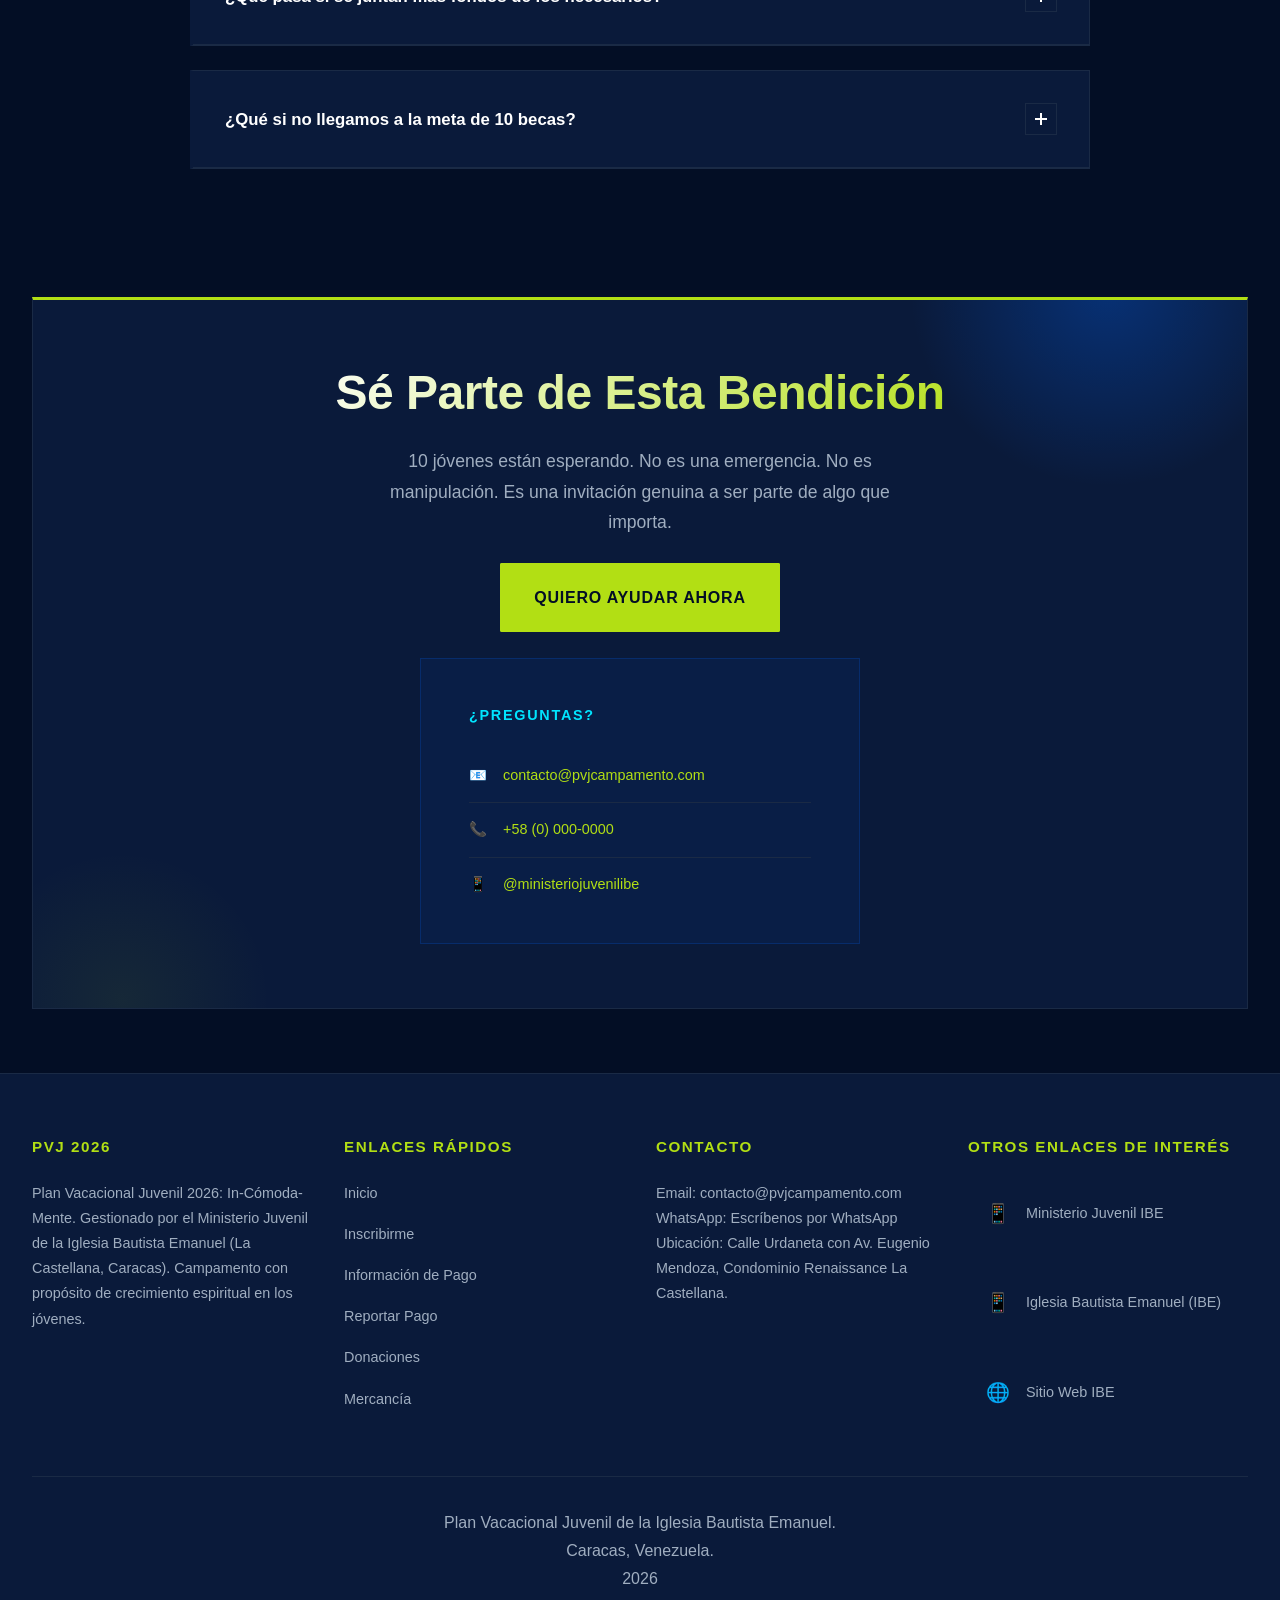
<file: donaciones.html>
<!DOCTYPE html>
<html lang="es">
<head>
    <meta charset="UTF-8">
    <meta name="viewport" content="width=device-width, initial-scale=1.0">
    <title>Donaciones - PVJ 2026 | In-Cómoda-Mente</title>
    <meta name="description" content="Apoya a jóvenes para asistir al Campamento Juvenil PVJ 2026 - In-Cómoda-Mente. Dona para cubrir becas y transformar vidas.">
    <meta name="keywords" content="donaciones campamento juvenil, becas jóvenes, PVJ 2026, apoyo juvenil, Venezuela, Iglesia Bautista Emanuel">
    <meta name="robots" content="index, follow">
    <link rel="canonical" href="https://pvjcampamento.com/donaciones.html">

    <!-- Open Graph -->
    <meta property="og:type" content="website">
    <meta property="og:url" content="https://pvjcampamento.com/donaciones.html">
    <meta property="og:title" content="Donaciones - PVJ 2026 | In-Cómoda-Mente">
    <meta property="og:description" content="Apoya a jóvenes para asistir al Campamento Juvenil PVJ 2026. Dona para cubrir becas y transformar vidas en Carabobo, Venezuela.">
    <meta property="og:image" content="https://pvjcampamento.com/assets/logo.png">
    <meta property="og:locale" content="es_VE">
    <meta property="og:site_name" content="PVJ Campamento">

    <!-- Twitter Card -->
    <meta name="twitter:card" content="summary_large_image">
    <meta name="twitter:title" content="Donaciones - PVJ 2026 | In-Cómoda-Mente">
    <meta name="twitter:description" content="Apoya a jóvenes para asistir al Campamento Juvenil PVJ 2026. Dona para cubrir becas y transformar vidas.">
    <meta name="twitter:image" content="https://pvjcampamento.com/assets/logo.png">

    <link rel="icon" type="image/x-icon" href="assets/favicon.ico">
    <link rel="stylesheet" href="styles.css">

    <!-- Structured Data: FAQPage — keep in sync with donacionesFaqData in donaciones.js -->
    <script type="application/ld+json">
    {
      "@context": "https://schema.org",
      "@type": "FAQPage",
      "mainEntity": [
        { "@type": "Question", "name": "¿Dónde va exactamente mi dinero?", "acceptedAnswer": { "@type": "Answer", "text": "Tu donación cubre los costos reales de la beca del joven: inscripción, alojamiento, comidas, transporte y actividades del programa. 100% del dinero va a la experiencia del joven, sin intermediarios ni comisiones administrativas." } },
        { "@type": "Question", "name": "¿Sé quién es el joven al que ayudo?", "acceptedAnswer": { "@type": "Answer", "text": "Por confidencialidad no se comparten nombres completos de menores de edad, pero se entrega una descripción anónima, historias de impacto, fotos sin identificación y testimonios cuando la familia autoriza." } },
        { "@type": "Question", "name": "¿Puedo donar menos de €95?", "acceptedAnswer": { "@type": "Answer", "text": "Sí. Una beca completa equivale a €95, pero puedes donar cualquier monto y la comunidad se une para completar cada beca." } },
        { "@type": "Question", "name": "¿Qué pasa si se juntan más fondos de los necesarios?", "acceptedAnswer": { "@type": "Answer", "text": "Cada euro extra se invierte en llevar a más adolescentes y jóvenes al campamento, ampliando el número de becas si se supera la meta." } },
        { "@type": "Question", "name": "¿Qué si no llegamos a la meta de 10 becas?", "acceptedAnswer": { "@type": "Answer", "text": "Se priorizará a los jóvenes con mayor necesidad económica y compromiso ministerial, aunque cada donación acerca más a la meta." } }
      ]
    }
    </script>
</head>
<body>

    <!-- HEADER & NAVIGATION — rendered by components.js -->
    <header></header>
    <noscript>
        <nav aria-label="Navegación principal">
            <a href="/">Inicio</a>
            <a href="https://docs.google.com/forms/d/e/1FAIpQLSfiJoNvwPer5zCyQQHRjPz2hSFAqCRCx5FT6Ea9flY4GWRAHQ/viewform" rel="noopener noreferrer">Inscribirme</a>
            <a href="/#payment">Inversión</a>
            <a href="/pagos.html">Reportar Pago</a>
            <a href="/donaciones.html">Donaciones</a>
            <a href="/mercancia.html">Mercancía</a>
        </nav>
    </noscript>

    <!-- PAGE HERO -->
    <section class="page-hero">
        <div class="page-hero-content">
            <h1 class="page-hero-title">Siembra en una historia de vida</h1>
            <p class="page-hero-subtitle">El PVJ de la Iglesia Bautista Emanuel no es solo un campamento, es una experiencia para conocer a Dios, relacionarte sanamente y crecer.</p>
            <p class="page-hero-description">En esta temporada 2026 queremos, una vez más, asumir el reto de apoyar a muchos adolescentes y jóvenes que no cuentan con los recursos para la cancelación de la matrícula. <span class="hero-cta-inline">¿Te unes a nosotros?</span></p>
            <div class="page-hero-cta">
                <a href="#donations" class="btn btn-primary">Hacer una Donación</a>
                <a href="#payment-methods" class="btn btn-secondary">¿Cómo puedo hacerlo?</a>
            </div>
        </div>
    </section>

    <!-- WHY DONATE SECTION -->
    <section class="why-donate-section">
        <div class="container">
            <div class="section-header">
                <h2>Un joven, una vida.<br>Una beca, tu parte.</h2>
            </div>

            <div class="why-cards">
                <!-- CARD 1 -->
                <div class="why-card">
                    <div class="why-card-icon">🙌</div>
                    <h3>Líderes en formación</h3>
                    <p>Jóvenes que hacen vida en nuestra iglesia, comprometidos en su fe y sirviendo a otros. Ya están dando pasos — tu donación les permite vivir una experiencia que profundiza y confirma su camino.</p>
                    <div class="why-card-stat">💙 Sirven, creen y merecen estar allí.</div>
                </div>

                <!-- CARD 2 -->
                <div class="why-card">
                    <div class="why-card-icon">✨</div>
                    <h3>Quienes se acercan a Dios</h3>
                    <p>Jóvenes no creyentes que podrán conocerle a través del campamento. Para muchos, este puede ser su primer encuentro real con una comunidad de fe y con Dios.</p>
                    <div class="why-card-stat">🌱 Tu donación puede ser el inicio de su historia.</div>
                </div>

                <!-- CARD 3 -->
                <div class="why-card">
                    <div class="why-card-icon">🏠</div>
                    <h3>ONG Niños de la Luz</h3>
                    <p>8 participantes que han hallado una nueva familia en Dios. Vienen con la ONG que los acompaña y cuida — el campamento es para ellos un espacio de pertenencia y esperanza.</p>
                    <div class="why-card-stat">💛 8 vidas. 8 historias. Tu parte importa.</div>
                    <div class="why-card-links">
                        <a href="https://www.instagram.com/venezuela.ninosdelaluz/" target="_blank" rel="noopener noreferrer" class="why-card-link">
                            <span class="why-card-link-icon">📍</span> Venezuela · Niños de la Luz
                        </a>
                        <a href="https://www.ninosdelaluz.org/venezuela" target="_blank" rel="noopener noreferrer" class="why-card-link">
                            <span class="why-card-link-icon">🌐</span> ninosdelaluz.org
                        </a>
                        <a href="https://www.instagram.com/ninosdelaluz_org/" target="_blank" rel="noopener noreferrer" class="why-card-link">
                            <span class="why-card-link-icon">📸</span> @ninosdelaluz_org
                        </a>
                    </div>
                </div>
            </div>

            <!-- IMPACT BANNER -->
            <div class="impact-banner">
                <p class="impact-banner-label">Necesitamos</p>
                <span class="impact-banner-number">10 Becas</span>
                <p class="impact-banner-description">Para que nadie se quede fuera. Son personas reales. Historias que tú puedes cambiar.</p>
            </div>
        </div>
    </section>

    <!-- BECAS COUNTER SECTION -->
    <section class="container">
        <div class="becas-counter-section">
            <h2 class="becas-counter-title">Nuestra Meta de Becas 2026</h2>

            <div class="becas-stats-grid">
                <div class="becas-stat goal">
                    <p class="becas-stat-label">Meta Total</p>
                    <span class="becas-stat-value">10</span>
                    <p class="becas-stat-desc">Jóvenes a becar</p>
                </div>
                <div class="becas-stat">
                    <p class="becas-stat-label">Logrado Hasta Hoy</p>
                    <span class="becas-stat-value">0</span>
                    <p class="becas-stat-desc">Becas aseguradas</p>
                </div>
                <div class="becas-stat remaining">
                    <p class="becas-stat-label">Faltan Por Completar</p>
                    <span class="becas-stat-value">10</span>
                    <p class="becas-stat-desc">Dependen de ti</p>
                </div>
            </div>

            <div class="becas-progress">
                <div class="becas-progress-fill" style="width: 3%; justify-content: center; padding-right: 0;"></div>
            </div>
            <p class="becas-progress-label">Progreso hacia nuestra meta — ¡Sé el primero en donar!</p>

            <div class="becas-cta">
                <p>10 jóvenes específicos cuentan con tu ayuda</p>
                <a href="#donations" class="btn btn-primary">Inicia el Cambio</a>
            </div>
        </div>
    </section>

    <!-- HOW TO DONATE -->
    <section id="donations" class="donation-tiers-section">
        <div class="container">
            <div class="section-header">
                <h2>Cómo Donar</h2>
                <p>Donar es Flexible. Cualquier Monto Importa.</p>
            </div>

            <div class="info-note lime">
                <p class="info-note-title">💡 Lo que de verdad importa</p>
                <p><strong>NO importa si donas €10, €25, €50 o €95.</strong></p>
                <p>CADA DONACIÓN, SIN IMPORTAR EL MONTO, ayuda a cubrir alojamiento, comidas, transporte y experiencias.</p>
                <p>¿Por qué? Porque la comunidad se une. Cuando tú donas €10, otros donan €20, otros €25. Juntos completamos la promesa de llevar a ese joven al campamento que le dará una nueva perspectiva.</p>
            </div>
        </div>
    </section>

    <!-- IMPACT SECTION -->
    <section class="container">
        <div class="donations-impact-section">
            <div class="impact-statement-box">
                <h3 class="impact-statement-title">1 BECA = 1 VIDA</h3>
                <p class="impact-no-text"><strong>Sea cual sea el monto. €10, €25, €50 o €95.</strong></p>
                <p class="impact-yes-text"><strong>Es:</strong> TU GENEROSIDAD + LA DE OTROS = UN CUPO COMPLETO</p>
                <p class="impact-detail">
                    Ese joven irá al campamento. Vivirá 4 días de experiencias nuevas y renovadoras. Empezará a conocer su propósito. Volverá con nuevas herramientas.
                    <strong>Y todo porque TÚ aportaste tu parte.</strong>
                </p>
            </div>

            <div class="donations-impact-grid">
                <div class="donations-impact-item">
                    <span class="donations-impact-amount">€10</span>
                    <p class="donations-impact-result">Parte de su historia</p>
                </div>
                <div class="donations-impact-item">
                    <span class="donations-impact-amount">€25</span>
                    <p class="donations-impact-result">Más de su historia</p>
                </div>
                <div class="donations-impact-item">
                    <span class="donations-impact-amount">€50</span>
                    <p class="donations-impact-result">Gran parte de su historia</p>
                </div>
                <div class="donations-impact-item">
                    <span class="donations-impact-amount">€95</span>
                    <p class="donations-impact-result">SU HISTORIA COMPLETA</p>
                </div>
            </div>

        </div>
    </section>

    <!-- PAYMENT METHODS -->
    <section id="payment-methods" class="donation-methods-section">
        <div class="container">
            <div class="section-header">
                <h2>Cómo Ayudar</h2>
                <p>Múltiples opciones — elige lo que funcione mejor para ti</p>
            </div>

            <div class="donation-methods-grid donation-methods-grid--3col">
                <!-- BOLÍVARES -->
                <div class="donation-method-card">
                    <div class="donation-method-icon">🇻🇪</div>
                    <h4>Bolívares</h4>
                    <p class="donation-method-desc">Pago Móvil o Transferencia Bancaria a la Tasa Euro BCV del día</p>
                    <button id="whatsappPagoMovilBtn" type="button" class="btn btn-secondary btn-block donation-wa-btn">
                        💬 Quiero donar por Pago Móvil
                    </button>
                    <button id="whatsappTransferenciaBtn" type="button" class="btn btn-secondary btn-block donation-wa-btn">
                        💬 Quiero donar por Transferencia
                    </button>
                </div>

                <!-- USD -->
                <div class="donation-method-card">
                    <div class="donation-method-icon">💵</div>
                    <h4>Dólares (USD)</h4>
                    <p class="donation-method-desc">Efectivo en mano, Zelle o link de pago seguro</p>
                    <div class="payment-detail-box">
                        <span class="detail-label">Efectivo</span>
                        Coordinación presencial en Caracas<br>
                        📧 <a href="mailto:contacto@pvjcampamento.com">contacto@pvjcampamento.com</a>
                    </div>
                    <button id="whatsappZelleBtn" type="button" class="btn btn-secondary btn-block donation-wa-btn">
                        💬 Quiero donar por Zelle
                    </button>
                    <p class="donation-method-link" style="margin-top: 0.75rem;">
                        📧 <a href="mailto:contacto@pvjcampamento.com">Contactar al equipo PVJ</a>
                    </p>
                </div>

                <!-- DONACIÓN MENSUAL O QUINCENAL -->
                <div class="donation-method-card">
                    <div class="donation-method-icon">📅</div>
                    <h4>Donación Mensual o Quincenal</h4>
                    <p class="donation-method-desc">¿Quieres aportar de forma recurrente? Establece un plan personalizado con el equipo.</p>
                    <button id="whatsappDonacionesBtn" type="button" class="btn btn-secondary btn-block" style="margin-top: auto;">
                        💬 Escribir por WhatsApp
                    </button>
                </div>
            </div>

            <div class="info-note">
                <p class="info-note-title">🔐 Anonimato Total</p>
                <p>¿Prefieres ser anónimo? Sí. Te protegemos completamente. Tu generosidad no necesita aplausos, solo necesita hacer diferencia.</p>
            </div>

            <div class="info-note lime">
                <p class="info-note-title">✨ Más Allá del Dinero</p>
                <p>Si no puedes donar pero quieres ayudar: comparte esta página en redes, ora por estos jóvenes, invita a otros a donar, o contáctanos si tienes un producto que podamos vender para recaudar fondos.</p>
            </div>
        </div>
    </section>

    <!-- FAQ SECTION -->
    <section class="faq-section container">
        <div class="faq-header">
            <h2>Preguntas Frecuentes</h2>
            <p>Resolvemos tus dudas sobre el programa de donaciones</p>
        </div>
        <div class="faq-container" id="donacionesFaqContainer">
            <!-- FAQs generados dinámicamente por donaciones.js -->
        </div>

        <!-- Static fallback for crawlers/AI agents that don't execute JS.
             Keep in sync with donacionesFaqData in donaciones.js. -->
        <noscript>
            <div class="faq-container">
                <div class="faq-item active"><div class="faq-question"><span class="faq-question-text">¿Dónde va exactamente mi dinero?</span></div><div class="faq-answer"><div class="faq-answer-content"><p>Tu donación cubre los costos reales de la beca del joven: desde la inscripción y el alojamiento en cabañas, hasta las comidas durante los 4 días, el transporte y todas las actividades del programa. 100% del dinero va a la experiencia del joven. No hay intermediarios ni comisiones administrativas.</p></div></div></div>
                <div class="faq-item active"><div class="faq-question"><span class="faq-question-text">¿Sé quién es el joven al que ayudo?</span></div><div class="faq-answer"><div class="faq-answer-content"><p>Por confidencialidad, no compartimos nombres completos de menores de edad, pero recibirás una descripción anónima, historias de impacto post-campamento, fotos sin identificación y testimonios (si la familia autoriza).</p></div></div></div>
                <div class="faq-item active"><div class="faq-question"><span class="faq-question-text">¿Puedo donar menos de €95?</span></div><div class="faq-answer"><div class="faq-answer-content"><p>Sí. Una beca completa equivale a €95, pero puedes donar cualquier monto — €10, €25, €50 — y la comunidad se une para completar cada beca.</p></div></div></div>
                <div class="faq-item active"><div class="faq-question"><span class="faq-question-text">¿Qué pasa si se juntan más fondos de los necesarios?</span></div><div class="faq-answer"><div class="faq-answer-content"><p>Cada euro extra se invierte en lo mismo: llevar a más adolescentes y jóvenes al campamento, ampliando el número de becas si superamos la meta.</p></div></div></div>
                <div class="faq-item active"><div class="faq-question"><span class="faq-question-text">¿Qué si no llegamos a la meta de 10 becas?</span></div><div class="faq-answer"><div class="faq-answer-content"><p>Si faltan fondos, priorizaremos a los jóvenes con mayor necesidad económica y compromiso ministerial, pero cada donación nos acerca más a la meta.</p></div></div></div>
            </div>
        </noscript>
    </section>

    <!-- FINAL CTA -->
    <section class="container">
        <div class="donations-final-cta">
            <div class="donations-final-cta-content">
                <h2>Sé Parte de Esta Bendición</h2>
                <p class="donations-final-cta-text">10 jóvenes están esperando. No es una emergencia. No es manipulación. Es una invitación genuina a ser parte de algo que importa.</p>

                <a href="#donations" class="btn btn-primary">Quiero Ayudar Ahora</a>

                <div class="donations-contact-box">
                    <h3>¿Preguntas?</h3>
                    <div class="donations-contact-item">
                        📧 <a href="mailto:contacto@pvjcampamento.com">contacto@pvjcampamento.com</a>
                    </div>
                    <div class="donations-contact-item">
                        📞 <a href="tel:+58000000000">+58 (0) 000-0000</a>
                    </div>
                    <div class="donations-contact-item">
                        📱 <a href="https://www.instagram.com/ministeriojuvenilibe" target="_blank" rel="noopener noreferrer">@ministeriojuvenilibe</a>
                    </div>
                </div>
            </div>
        </div>
    </section>

    <!-- FOOTER — rendered by components.js -->
    <footer></footer>

    <script src="config.js"></script>
    <script src="components.js"></script>
    <script src="donaciones.js"></script>
</body>
</html>
</file>
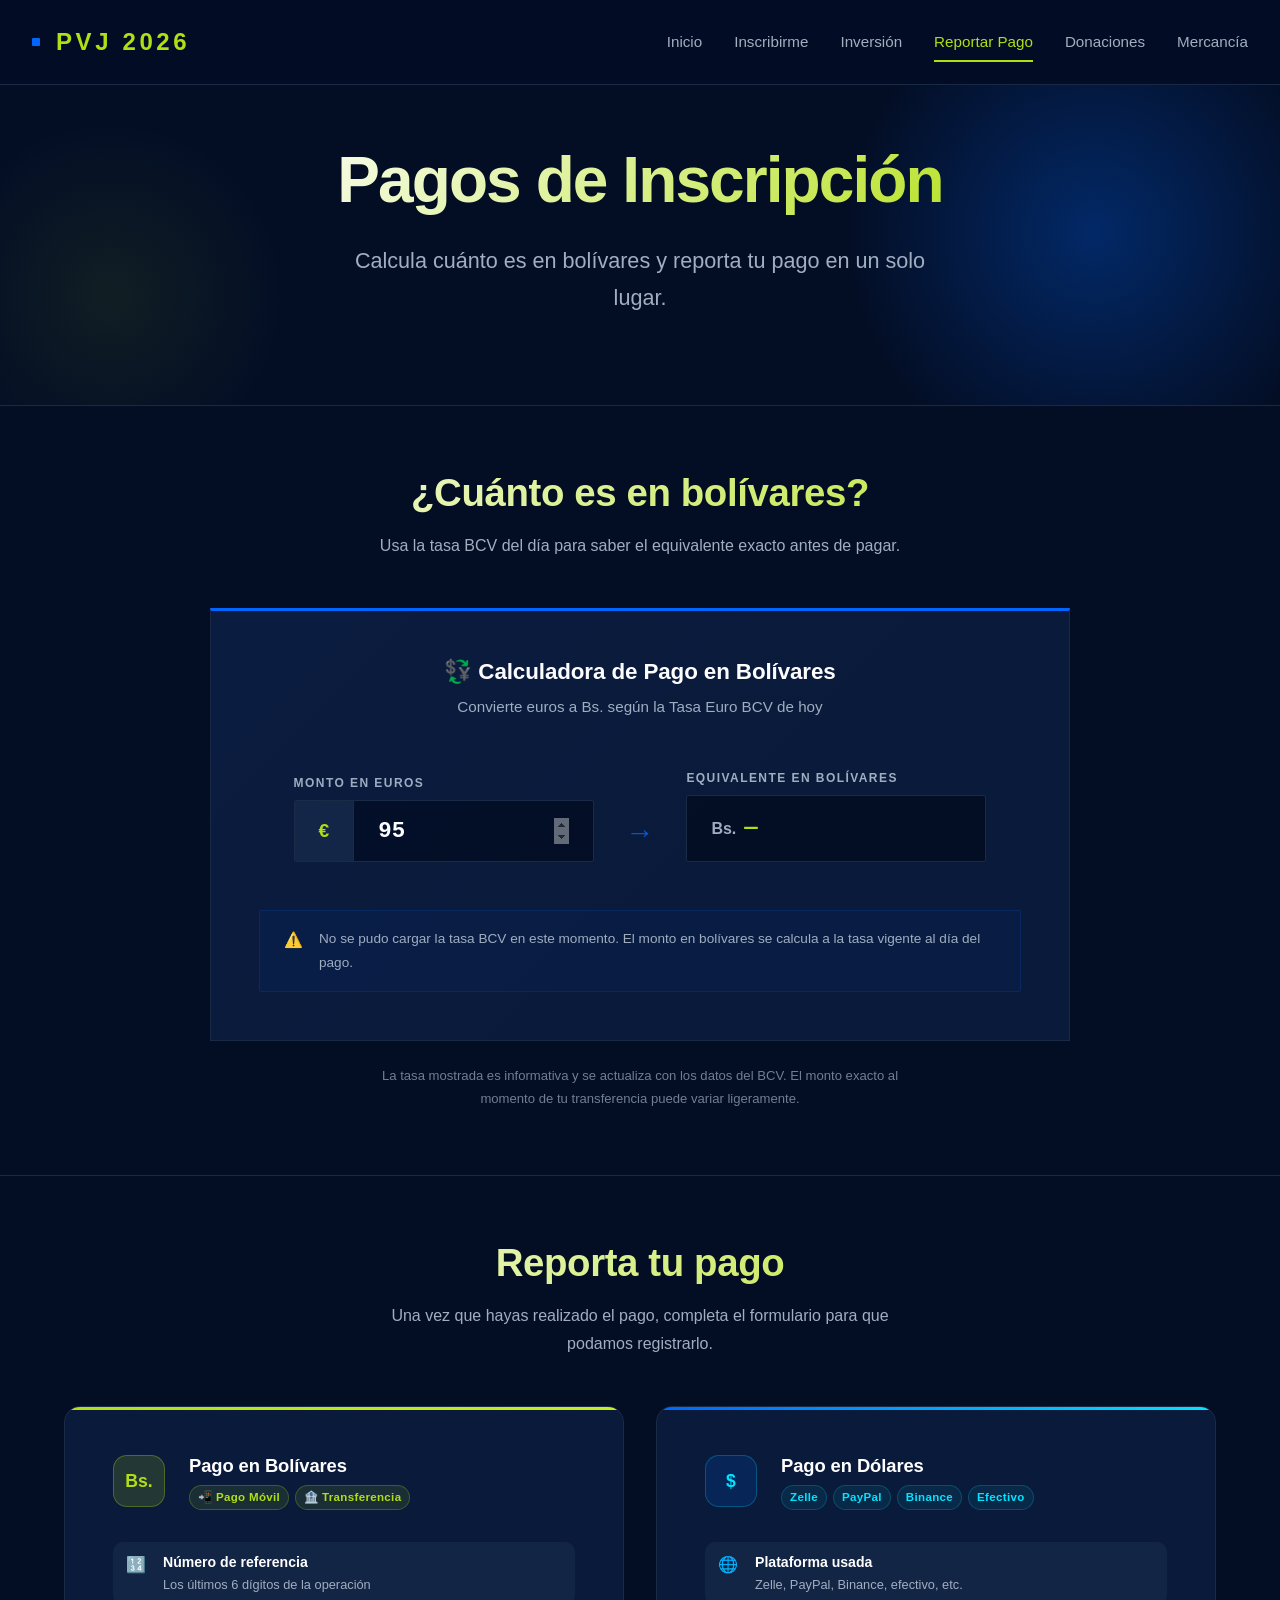
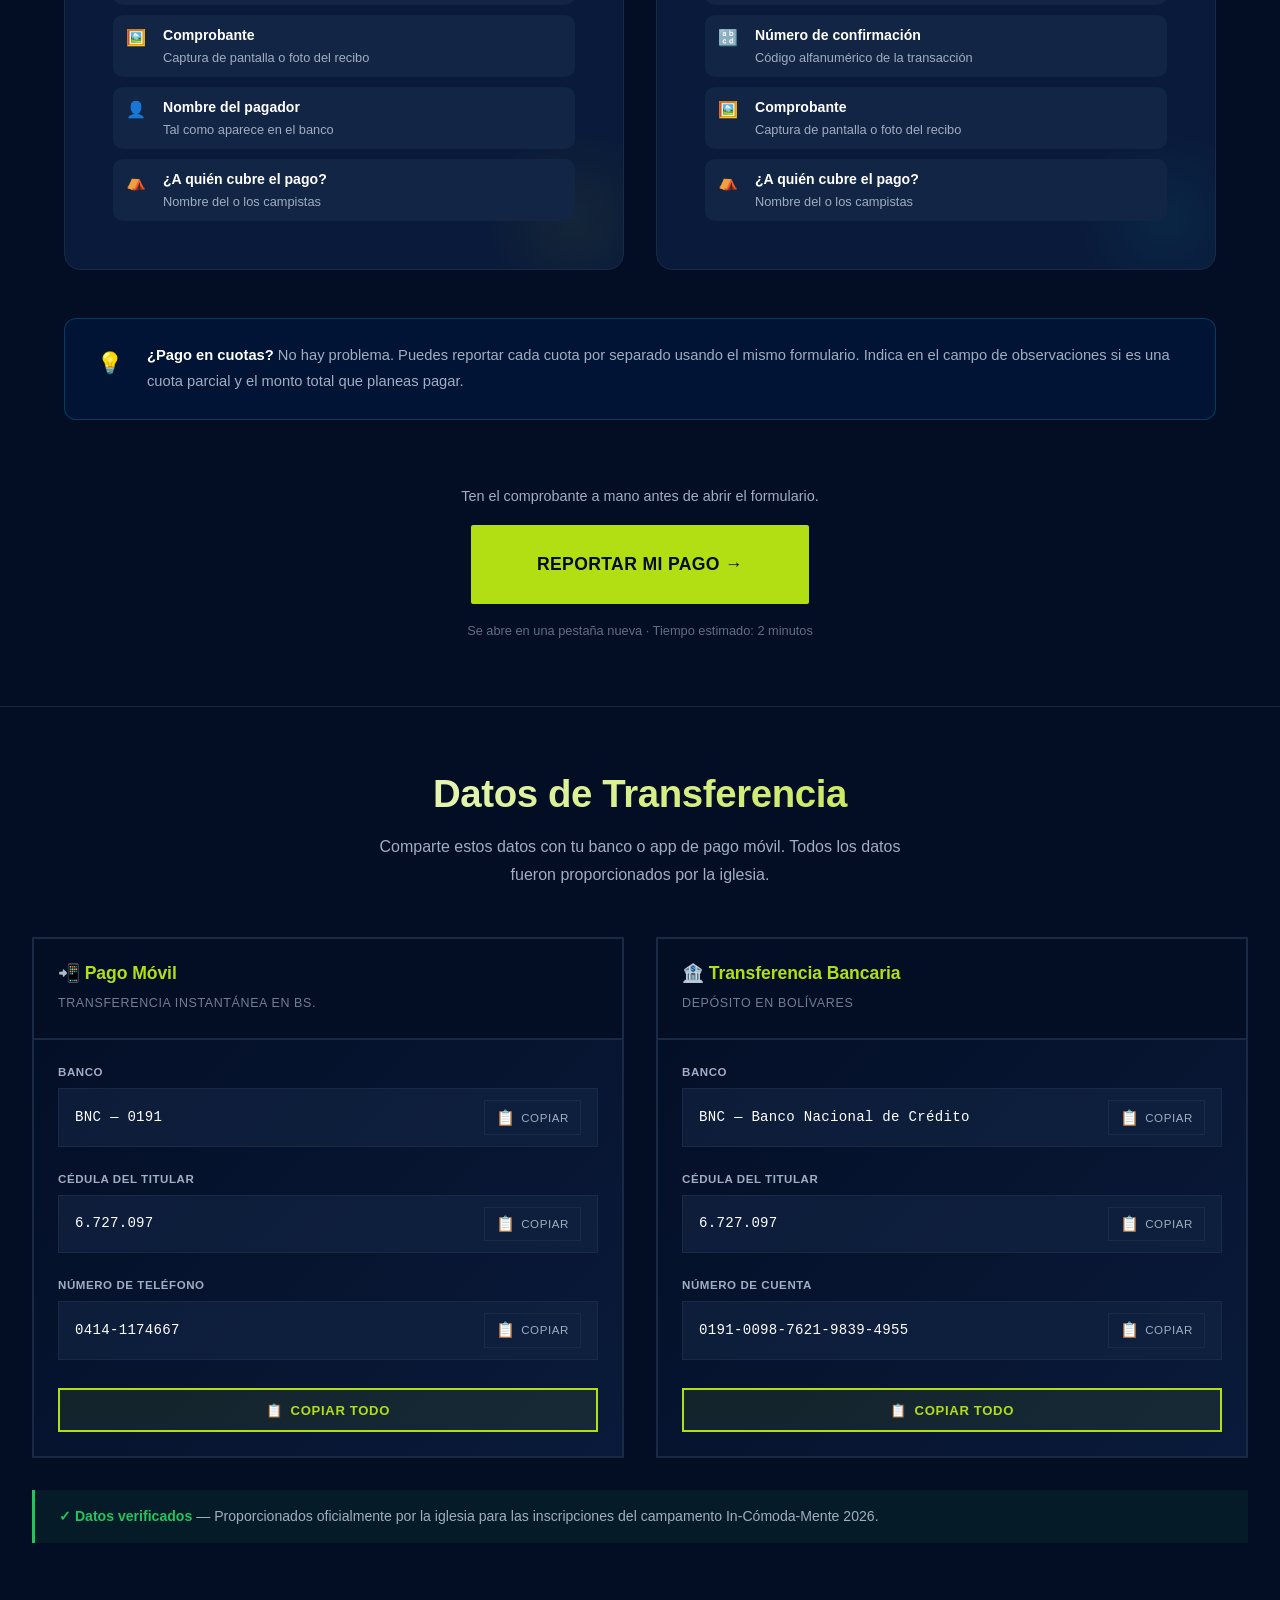
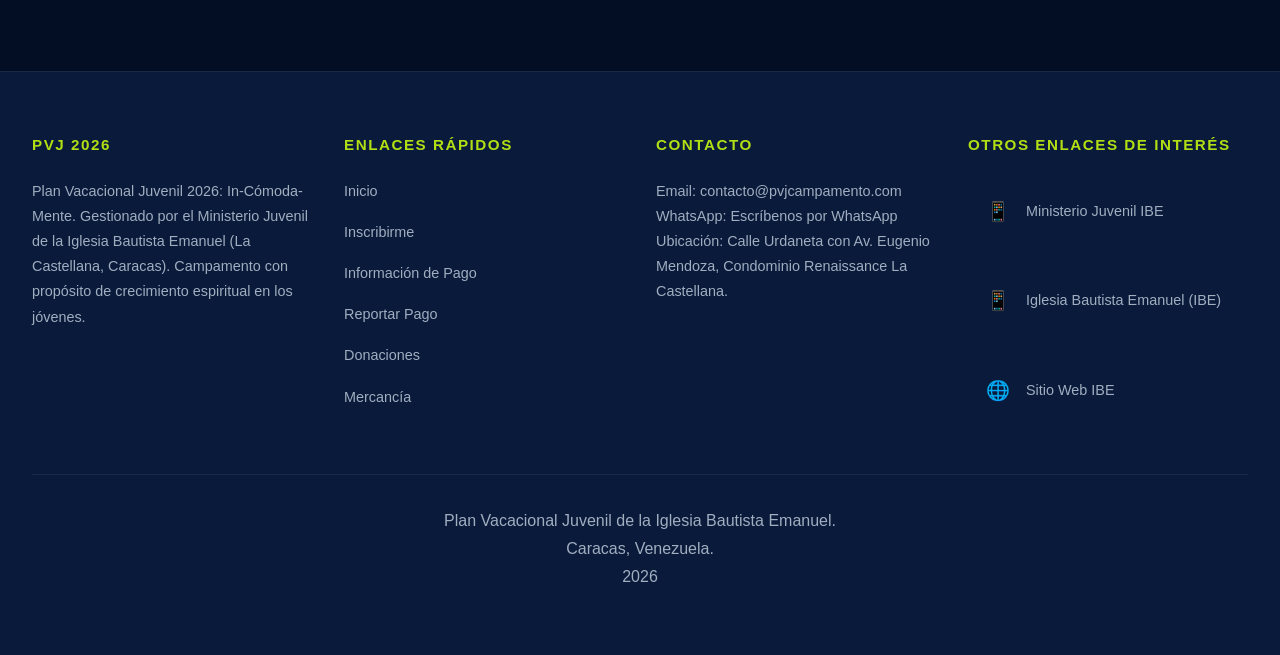
<file: pagos.html>
<!DOCTYPE html>
<html lang="es">
<head>
    <meta charset="UTF-8">
    <meta name="viewport" content="width=device-width, initial-scale=1.0">
    <title>Pagos — PVJ 2026 | In-Cómoda-Mente</title>
    <meta name="description" content="Calcula el costo en bolívares y reporta tu pago de inscripción al Campamento PVJ 2026 - In-Cómoda-Mente.">
    <meta name="keywords" content="pago campamento, calculadora bolívares, tasa BCV, PVJ 2026, inscripción campamento juvenil Venezuela">
    <meta name="robots" content="index, follow">
    <link rel="canonical" href="https://pvjcampamento.com/pagos.html">

    <!-- Open Graph -->
    <meta property="og:type" content="website">
    <meta property="og:url" content="https://pvjcampamento.com/pagos.html">
    <meta property="og:title" content="Pagos — PVJ 2026 | In-Cómoda-Mente">
    <meta property="og:description" content="Calcula el equivalente en bolívares de tu inscripción al Campamento PVJ 2026 según la Tasa Euro BCV del día y reporta tu pago.">
    <meta property="og:image" content="https://pvjcampamento.com/assets/logo.png">
    <meta property="og:locale" content="es_VE">
    <meta property="og:site_name" content="PVJ Campamento">

    <!-- Twitter Card -->
    <meta name="twitter:card" content="summary_large_image">
    <meta name="twitter:title" content="Pagos — PVJ 2026 | In-Cómoda-Mente">
    <meta name="twitter:description" content="Calcula el equivalente en bolívares de tu inscripción al Campamento PVJ 2026 según la Tasa Euro BCV del día.">
    <meta name="twitter:image" content="https://pvjcampamento.com/assets/logo.png">

    <link rel="icon" type="image/x-icon" href="assets/favicon.ico">
    <link rel="stylesheet" href="styles.css">
</head>
<body>

    <!-- HEADER & NAVIGATION — rendered by components.js -->
    <header></header>
    <noscript>
        <nav aria-label="Navegación principal">
            <a href="/">Inicio</a>
            <a href="https://docs.google.com/forms/d/e/1FAIpQLSfiJoNvwPer5zCyQQHRjPz2hSFAqCRCx5FT6Ea9flY4GWRAHQ/viewform" rel="noopener noreferrer">Inscribirme</a>
            <a href="/#payment">Inversión</a>
            <a href="/pagos.html">Reportar Pago</a>
            <a href="/donaciones.html">Donaciones</a>
            <a href="/mercancia.html">Mercancía</a>
        </nav>
    </noscript>

    <!-- PAGE HERO -->
    <section class="page-hero">
        <div class="page-hero-content">
            <h1 class="page-hero-title">Pagos de Inscripción</h1>
            <p class="page-hero-subtitle">Calcula cuánto es en bolívares y reporta tu pago en un solo lugar.</p>
        </div>
    </section>

    <!-- CALCULATOR SECTION -->
    <section class="pagos-calculator-section" id="calculadora">
        <div class="container">
            <div class="pagos-section-header">
                <h2>¿Cuánto es en bolívares?</h2>
                <p>Usa la tasa BCV del día para saber el equivalente exacto antes de pagar.</p>
            </div>

            <div class="calculator-card pagos-calculator-card">
                <div class="calculator-header">
                    <h3 class="calculator-title">💱 Calculadora de Pago en Bolívares</h3>
                    <p class="calculator-subtitle">Convierte euros a Bs. según la Tasa Euro BCV de hoy</p>
                </div>
                <div class="calculator-body">
                    <div class="calculator-input-group">
                        <label class="calculator-label" for="euroInput">Monto en Euros</label>
                        <div class="calculator-input-wrapper">
                            <span class="calculator-currency-symbol">€</span>
                            <input type="number" id="euroInput" class="calculator-input" value="95" min="0" step="1" placeholder="95">
                        </div>
                    </div>
                    <div class="calculator-arrow" aria-hidden="true">→</div>
                    <div class="calculator-output-group">
                        <label class="calculator-label">Equivalente en Bolívares</label>
                        <div class="calculator-result">
                            <span class="calculator-result-currency">Bs.</span>
                            <span class="calculator-result-value" id="bsResultValue">—</span>
                        </div>
                    </div>
                </div>
                <div class="calculator-note" id="calculatorNote">
                    <span class="calculator-note-icon">⏳</span>
                    <span>Obteniendo tasa BCV del día…</span>
                </div>
            </div>

            <p class="pagos-bcv-disclaimer">
                La tasa mostrada es informativa y se actualiza con los datos del BCV. El monto exacto al momento de tu transferencia puede variar ligeramente.
            </p>
        </div>
    </section>

    <!-- PAYMENT REPORT SECTION -->
    <section class="pagos-report-section" id="reportar">
        <div class="container">
            <div class="pagos-section-header">
                <h2>Reporta tu pago</h2>
                <p>Una vez que hayas realizado el pago, completa el formulario para que podamos registrarlo.</p>
            </div>

            <!-- WHAT YOU NEED CARDS -->
            <div class="pagos-methods-grid">

                <!-- BOLÍVARES -->
                <div class="pagos-method-card pagos-method-card--bs">
                    <div class="pagos-method-header">
                        <div class="pagos-method-badge pagos-method-badge--bs">Bs.</div>
                        <div>
                            <h3>Pago en Bolívares</h3>
                            <div class="pagos-platform-tags">
                                <span class="pagos-tag pagos-tag--bs">📲 Pago Móvil</span>
                                <span class="pagos-tag pagos-tag--bs">🏦 Transferencia</span>
                            </div>
                        </div>
                    </div>
                    <ul class="pagos-checklist">
                        <li>
                            <div class="pagos-checklist-icon">🔢</div>
                            <div>
                                <strong>Número de referencia</strong>
                                <span>Los últimos 6 dígitos de la operación</span>
                            </div>
                        </li>
                        <li>
                            <div class="pagos-checklist-icon">🖼️</div>
                            <div>
                                <strong>Comprobante</strong>
                                <span>Captura de pantalla o foto del recibo</span>
                            </div>
                        </li>
                        <li>
                            <div class="pagos-checklist-icon">👤</div>
                            <div>
                                <strong>Nombre del pagador</strong>
                                <span>Tal como aparece en el banco</span>
                            </div>
                        </li>
                        <li>
                            <div class="pagos-checklist-icon">⛺</div>
                            <div>
                                <strong>¿A quién cubre el pago?</strong>
                                <span>Nombre del o los campistas</span>
                            </div>
                        </li>
                    </ul>
                </div>

                <!-- DÓLARES -->
                <div class="pagos-method-card pagos-method-card--usd">
                    <div class="pagos-method-header">
                        <div class="pagos-method-badge pagos-method-badge--usd">$</div>
                        <div>
                            <h3>Pago en Dólares</h3>
                            <div class="pagos-platform-tags">
                                <span class="pagos-tag pagos-tag--usd">Zelle</span>
                                <span class="pagos-tag pagos-tag--usd">PayPal</span>
                                <span class="pagos-tag pagos-tag--usd">Binance</span>
                                <span class="pagos-tag pagos-tag--usd">Efectivo</span>
                            </div>
                        </div>
                    </div>
                    <ul class="pagos-checklist">
                        <li>
                            <div class="pagos-checklist-icon">🌐</div>
                            <div>
                                <strong>Plataforma usada</strong>
                                <span>Zelle, PayPal, Binance, efectivo, etc.</span>
                            </div>
                        </li>
                        <li>
                            <div class="pagos-checklist-icon">🔡</div>
                            <div>
                                <strong>Número de confirmación</strong>
                                <span>Código alfanumérico de la transacción</span>
                            </div>
                        </li>
                        <li>
                            <div class="pagos-checklist-icon">🖼️</div>
                            <div>
                                <strong>Comprobante</strong>
                                <span>Captura de pantalla o foto del recibo</span>
                            </div>
                        </li>
                        <li>
                            <div class="pagos-checklist-icon">⛺</div>
                            <div>
                                <strong>¿A quién cubre el pago?</strong>
                                <span>Nombre del o los campistas</span>
                            </div>
                        </li>
                    </ul>
                </div>

            </div>

            <!-- INSTALLMENTS NOTE -->
            <div class="pagos-installments-note">
                <span class="pagos-installments-icon">💡</span>
                <div>
                    <strong>¿Pago en cuotas?</strong> No hay problema. Puedes reportar cada cuota por separado usando el mismo formulario. Indica en el campo de observaciones si es una cuota parcial y el monto total que planeas pagar.
                </div>
            </div>

            <!-- CTA -->
            <div class="pagos-cta">
                <p class="pagos-cta-hint">Ten el comprobante a mano antes de abrir el formulario.</p>
                <a
                    href="https://forms.gle/hKtazU2xMqSwHKCe6"
                    target="_blank"
                    rel="noopener noreferrer"
                    class="btn btn-primary pagos-form-btn"
                    id="reportPaymentBtn"
                >
                    Reportar mi pago →
                </a>
                <p class="pagos-cta-note">Se abre en una pestaña nueva · Tiempo estimado: 2 minutos</p>
            </div>

        </div>
    </section>

    <!-- PAYMENT DATA SECTION -->
    <section class="pagos-datos-section" id="datos-pago">
        <div class="container">
            <div class="pagos-section-header">
                <h2>Datos de Transferencia</h2>
                <p>Comparte estos datos con tu banco o app de pago móvil. Todos los datos fueron proporcionados por la iglesia.</p>
            </div>

            <div class="pagos-datos-grid">

                <!-- PAGO MÓVIL -->
                <div class="pagos-datos-card">
                    <div class="pagos-datos-card-header">
                        <h3>📲 Pago Móvil</h3>
                        <span class="pagos-datos-card-label">Transferencia instantánea en Bs.</span>
                    </div>
                    <div class="pagos-datos-card-body">
                        <div class="pagos-dato-item">
                            <label class="pagos-dato-label">Banco</label>
                            <div class="pagos-dato-display">
                                <span class="pagos-dato-value">BNC — 0191</span>
                                <button class="pagos-copy-btn" data-copy="BNC 0191" aria-label="Copiar banco">
                                    <span class="pagos-copy-icon">📋</span>
                                    <span class="pagos-copy-text">Copiar</span>
                                </button>
                            </div>
                        </div>
                        <div class="pagos-dato-item">
                            <label class="pagos-dato-label">Cédula del titular</label>
                            <div class="pagos-dato-display">
                                <span class="pagos-dato-value">6.727.097</span>
                                <button class="pagos-copy-btn" data-copy="6727097" aria-label="Copiar cédula">
                                    <span class="pagos-copy-icon">📋</span>
                                    <span class="pagos-copy-text">Copiar</span>
                                </button>
                            </div>
                        </div>
                        <div class="pagos-dato-item">
                            <label class="pagos-dato-label">Número de teléfono</label>
                            <div class="pagos-dato-display">
                                <span class="pagos-dato-value">0414-1174667</span>
                                <button class="pagos-copy-btn" data-copy="04141174667" aria-label="Copiar número de teléfono">
                                    <span class="pagos-copy-icon">📋</span>
                                    <span class="pagos-copy-text">Copiar</span>
                                </button>
                            </div>
                        </div>
                        <button class="pagos-copy-all-btn" data-copy-group="movil">
                            <span>📋</span> Copiar todo
                        </button>
                    </div>
                </div>

                <!-- TRANSFERENCIA BANCARIA -->
                <div class="pagos-datos-card">
                    <div class="pagos-datos-card-header">
                        <h3>🏦 Transferencia Bancaria</h3>
                        <span class="pagos-datos-card-label">Depósito en bolívares</span>
                    </div>
                    <div class="pagos-datos-card-body">
                        <div class="pagos-dato-item">
                            <label class="pagos-dato-label">Banco</label>
                            <div class="pagos-dato-display">
                                <span class="pagos-dato-value">BNC — Banco Nacional de Crédito</span>
                                <button class="pagos-copy-btn" data-copy="Banco Nacional de Crédito" aria-label="Copiar banco">
                                    <span class="pagos-copy-icon">📋</span>
                                    <span class="pagos-copy-text">Copiar</span>
                                </button>
                            </div>
                        </div>
                        <div class="pagos-dato-item">
                            <label class="pagos-dato-label">Cédula del titular</label>
                            <div class="pagos-dato-display">
                                <span class="pagos-dato-value">6.727.097</span>
                                <button class="pagos-copy-btn" data-copy="6727097" aria-label="Copiar cédula">
                                    <span class="pagos-copy-icon">📋</span>
                                    <span class="pagos-copy-text">Copiar</span>
                                </button>
                            </div>
                        </div>
                        <div class="pagos-dato-item">
                            <label class="pagos-dato-label">Número de cuenta</label>
                            <div class="pagos-dato-display">
                                <span class="pagos-dato-value">0191-0098-7621-9839-4955</span>
                                <button class="pagos-copy-btn" data-copy="01910098762198394955" aria-label="Copiar número de cuenta">
                                    <span class="pagos-copy-icon">📋</span>
                                    <span class="pagos-copy-text">Copiar</span>
                                </button>
                            </div>
                        </div>
                        <button class="pagos-copy-all-btn" data-copy-group="bancaria">
                            <span>📋</span> Copiar todo
                        </button>
                    </div>
                </div>

            </div>

            <div class="pagos-datos-note">
                <p><strong>✓ Datos verificados</strong> — Proporcionados oficialmente por la iglesia para las inscripciones del campamento In-Cómoda-Mente 2026.</p>
            </div>
        </div>
    </section>

    <!-- FOOTER — rendered by components.js -->
    <footer></footer>

    <script src="config.js"></script>
    <script src="components.js"></script>
    <script src="main.js"></script>
</body>
</html>
</file>
<file: styles.css>
/* ============================================
   DESIGN SYSTEM & CSS VARIABLES
   ============================================ */
:root {
    /* COLOR PALETTE */
    --bg-primary: #030E25;
    --bg-secondary: #0a1a3a;
    --bg-tertiary: #132545;
    --text-primary: #FFFFFF;
    --text-secondary: #A0AEC0;
    --accent-lime: #B2DF14;
    --accent-lime-bright: #C4F01A;
    --accent-blue: #0066FF;
    --accent-blue-bright: #00E5FF;
    --accent-blue-subtle: #0066FF4d;
    --border-subtle: #1a2a45;
    --border-active: #B2DF14;

    /* TYPOGRAPHY */
    --font-family: -apple-system, BlinkMacSystemFont, 'Segoe UI', 'Roboto', 'Oxygen', 'Ubuntu', 'Cantarell', sans-serif;
    --font-mono: 'Monaco', 'Menlo', 'Ubuntu Mono', monospace;
    --line-height-tight: 1.2;
    --line-height-normal: 1.5;
    --line-height-relaxed: 1.75;

    /* SPACING */
    --spacing-xs: 0.5rem;
    --spacing-sm: 1rem;
    --spacing-md: 1.5rem;
    --spacing-lg: 2rem;
    --spacing-xl: 3rem;
    --spacing-2xl: 4rem;

    /* TRANSITIONS */
    --transition-fast: 200ms ease-out;
    --transition-normal: 300ms ease-out;
    --transition-slow: 500ms ease-out;
}

/* ============================================
   GLOBAL STYLES & RESET
   ============================================ */
* {
    margin: 0;
    padding: 0;
    box-sizing: border-box;
}

html {
    scroll-behavior: smooth;
}

body {
    font-family: var(--font-family);
    background-color: var(--bg-primary);
    color: var(--text-primary);
    line-height: var(--line-height-normal);
    overflow-x: hidden;
}

/* SCROLLBAR STYLING */
::-webkit-scrollbar {
    width: 10px;
}

::-webkit-scrollbar-track {
    background: var(--bg-primary);
}

::-webkit-scrollbar-thumb {
    background: var(--accent-blue);
    border-radius: 5px;
}

::-webkit-scrollbar-thumb:hover {
    background: var(--accent-lime);
}

/* ============================================
   TYPOGRAPHY
   ============================================ */
h1 {
    font-size: clamp(2rem, 8vw, 4.5rem);
    font-weight: 700;
    letter-spacing: -0.02em;
    line-height: var(--line-height-tight);
    color: var(--text-primary);
}

h2 {
    font-size: clamp(2rem, 5vw, 3rem);
    font-weight: 700;
    letter-spacing: -0.01em;
    line-height: var(--line-height-tight);
    margin-bottom: var(--spacing-lg);
    color: var(--text-primary);
}

h3 {
    font-size: 1.5rem;
    font-weight: 600;
    letter-spacing: -0.005em;
    line-height: var(--line-height-tight);
    color: var(--text-primary);
}

p {
    font-size: 1rem;
    line-height: var(--line-height-relaxed);
    color: var(--text-secondary);
}

a {
    text-decoration: none;
    color: var(--accent-lime);
    transition: color var(--transition-fast);
}

a:hover {
    color: var(--accent-lime-bright);
}

/* ============================================
   UTILITY CLASSES
   ============================================ */
.container {
    max-width: 1400px;
    margin: 0 auto;
    padding: 0 var(--spacing-lg);
}

.section-divider {
    width: 100%;
    height: 2px;
    background: linear-gradient(90deg, transparent 0%, var(--accent-blue) 50%, transparent 100%);
    margin: var(--spacing-2xl) 0;
    position: relative;
}

.pulse-line {
    width: 100%;
    height: 3px;
    background: linear-gradient(90deg, transparent 0%, var(--accent-blue) 25%, var(--accent-blue) 75%, transparent 100%);
    position: relative;
    overflow: hidden;
}

.pulse-line::after {
    content: '';
    position: absolute;
    width: 20px;
    height: 100%;
    background: radial-gradient(circle, var(--accent-blue-bright) 0%, transparent 70%);
    animation: pulse-move 3s ease-in-out infinite;
}

@keyframes pulse-move {
    0% { left: -20px; }
    50% { left: calc(100% - 10px); }
    100% { left: 100%; }
}

.fade-in {
    animation: fadeInUp 0.8s ease-out forwards;
    opacity: 0;
}

@keyframes fadeInUp {
    from {
        opacity: 0;
        transform: translateY(30px);
    }
    to {
        opacity: 1;
        transform: translateY(0);
    }
}

/* ============================================
   HEADER & NAVIGATION
   ============================================ */
header {
    position: fixed;
    top: 0;
    left: 0;
    right: 0;
    background: rgba(3, 14, 37, 0.95);
    backdrop-filter: blur(10px);
    border-bottom: 1px solid var(--border-subtle);
    z-index: 1000;
    padding: var(--spacing-md) 0;
}

nav {
    display: flex;
    align-items: center;
    justify-content: space-between;
    max-width: 1400px;
    margin: 0 auto;
    padding: 0 var(--spacing-lg);
}

.logo {
    font-size: 1.5rem;
    font-weight: 800;
    letter-spacing: 0.15em;
    color: var(--accent-lime);
    text-transform: uppercase;
    display: flex;
    align-items: center;
    gap: var(--spacing-sm);
    text-decoration: none;
}

.logo::before {
    content: '';
    display: inline-block;
    width: 8px;
    height: 8px;
    background: var(--accent-blue);
    border-radius: 1px;
    animation: blink 2s ease-in-out infinite;
}

.nav-logo-img {
    height: 32px;
    width: auto;
    display: block;
}

@keyframes blink {
    0%, 100% { opacity: 1; }
    50% { opacity: 0.3; }
}

.nav-links {
    display: flex;
    list-style: none;
    gap: var(--spacing-lg);
    align-items: center;
}

.nav-links a {
    font-size: 0.95rem;
    font-weight: 500;
    color: var(--text-secondary);
    position: relative;
    padding: var(--spacing-xs) 0;
    transition: color var(--transition-fast);
}

.nav-links a::after {
    content: '';
    position: absolute;
    bottom: -4px;
    left: 0;
    width: 0;
    height: 2px;
    background: var(--accent-lime);
    transition: width var(--transition-fast);
}

.nav-links a:hover {
    color: var(--accent-lime);
}

.nav-links a:hover::after {
    width: 100%;
}

.nav-links a.active {
    color: var(--accent-lime);
}

.nav-links a.active::after {
    width: 100%;
}

.hamburger {
    display: none;
    flex-direction: column;
    gap: 5px;
    cursor: pointer;
    background: none;
    border: none;
}

.hamburger span {
    width: 24px;
    height: 2px;
    background: var(--accent-lime);
    transition: var(--transition-fast);
    border-radius: 1px;
}

/* ============================================
   HERO SECTION
   ============================================ */
.hero {
    margin-top: 80px;
    padding: var(--spacing-2xl) 0;
    min-height: calc(100vh - 80px);
    display: flex;
    flex-direction: column;
    justify-content: center;
    align-items: center;
    text-align: center;
    position: relative;
    overflow: hidden;
}

.hero::before {
    content: '';
    position: absolute;
    top: -50%;
    right: -10%;
    width: 600px;
    height: 600px;
    background: radial-gradient(circle, var(--accent-blue-subtle) 0%, transparent 70%);
    border-radius: 50%;
    pointer-events: none;
    z-index: 1;
}

.hero::after {
    content: '';
    position: absolute;
    bottom: -20%;
    left: -5%;
    width: 400px;
    height: 400px;
    background: radial-gradient(circle, rgba(178, 223, 20, 0.1) 0%, transparent 70%);
    border-radius: 50%;
    pointer-events: none;
    z-index: 1;
}

.hero-content {
    position: relative;
    z-index: 2;
    max-width: 900px;
    animation: fadeInUp 1s ease-out;
}

.hero-logo {
    max-width: 700px;
    width: 90%;
    height: auto;
    margin: 0 auto var(--spacing-md);
    display: block;
}

.hero-title {
    font-size: clamp(2.2rem, 7vw, 5.5rem);
    font-weight: 800;
    letter-spacing: -0.03em;
    margin-bottom: var(--spacing-md);
    background: linear-gradient(135deg, var(--text-primary), var(--accent-lime));
    -webkit-background-clip: text;
    -webkit-text-fill-color: transparent;
    background-clip: text;
    line-height: 1.15;
    word-spacing: 100vw;
}

.hero-subtitle {
    font-size: clamp(1.2rem, 3vw, 1.75rem);
    color: var(--text-secondary);
    margin-bottom: var(--spacing-lg);
    font-weight: 300;
    letter-spacing: 0.05em;
}

.hero-accent {
    color: var(--accent-blue);
    font-weight: 600;
}

.pulse-divider {
    width: 120px;
    height: 4px;
    background: linear-gradient(90deg, transparent, var(--accent-blue), transparent);
    margin: var(--spacing-xl) auto;
    position: relative;
    border-radius: 2px;
}

.pulse-divider::before,
.pulse-divider::after {
    content: '';
    position: absolute;
    width: 100%;
    height: 100%;
    background: inherit;
    border-radius: 2px;
}

.pulse-divider::before {
    animation: scan-left 3s ease-in-out infinite;
    opacity: 0.6;
}

.pulse-divider::after {
    animation: scan-right 3s ease-in-out infinite;
    opacity: 0.3;
}

@keyframes scan-left {
    0%, 100% { transform: translateX(-100%); }
    50% { transform: translateX(100%); }
}

@keyframes scan-right {
    0%, 100% { transform: translateX(100%); }
    50% { transform: translateX(-100%); }
}

/* ============================================
   HERO COUNTDOWN
   ============================================ */
.hero-countdown {
    margin-top: var(--spacing-xl);
}

/* --- Live countdown display --- */
.countdown-wrapper {
    display: inline-flex;
    flex-direction: column;
    align-items: center;
    gap: var(--spacing-md);
    background: rgba(10, 26, 58, 0.8);
    border: 1px solid var(--border-subtle);
    border-top: 3px solid var(--accent-blue);
    padding: var(--spacing-xl) var(--spacing-2xl);
    backdrop-filter: blur(8px);
    position: relative;
    animation: fadeInUp 0.9s ease-out 0.3s both;
}

.countdown-wrapper::before {
    content: '';
    position: absolute;
    top: 0;
    left: 0;
    right: 0;
    height: 1px;
    background: linear-gradient(90deg, transparent, var(--accent-blue-bright), transparent);
    opacity: 0.5;
}

.countdown-label {
    font-size: 0.75rem;
    text-transform: uppercase;
    letter-spacing: 0.2em;
    color: var(--accent-blue);
    font-weight: 600;
    margin: 0;
}

.countdown-grid {
    display: flex;
    align-items: center;
    gap: var(--spacing-md);
}

.countdown-unit {
    display: flex;
    flex-direction: column;
    align-items: center;
    gap: 6px;
    min-width: 72px;
}

.countdown-value {
    font-size: clamp(2.2rem, 6vw, 3.5rem);
    font-weight: 800;
    font-family: var(--font-mono);
    letter-spacing: -0.03em;
    background: linear-gradient(135deg, var(--text-primary), var(--accent-lime));
    -webkit-background-clip: text;
    -webkit-text-fill-color: transparent;
    background-clip: text;
    line-height: 1;
    display: block;
}

.countdown-unit-label {
    font-size: 0.7rem;
    text-transform: uppercase;
    letter-spacing: 0.15em;
    color: var(--text-secondary);
    font-weight: 600;
}

.countdown-sep {
    font-size: clamp(1.8rem, 5vw, 3rem);
    font-weight: 700;
    color: var(--accent-blue);
    line-height: 1;
    padding-bottom: 1.4rem; /* align with numbers, not labels */
    opacity: 0.6;
}

/* --- Camping message --- */
.countdown-camping {
    display: inline-flex;
    align-items: center;
    gap: var(--spacing-md);
    background: rgba(178, 223, 20, 0.08);
    border: 1px solid rgba(178, 223, 20, 0.35);
    border-top: 3px solid var(--accent-lime);
    padding: var(--spacing-lg) var(--spacing-xl);
    backdrop-filter: blur(8px);
    animation: fadeInUp 0.9s ease-out both;
}

.countdown-camping-icon {
    font-size: 2rem;
    flex-shrink: 0;
}

.countdown-camping-text {
    font-size: clamp(1.2rem, 3.5vw, 1.75rem);
    font-weight: 700;
    letter-spacing: 0.02em;
    color: var(--accent-lime);
    margin: 0;
    line-height: 1.2;
}

/* Responsive */
@media (max-width: 600px) {
    .countdown-wrapper {
        padding: var(--spacing-lg);
    }

    .countdown-grid {
        gap: var(--spacing-sm);
    }

    .countdown-unit {
        min-width: 54px;
    }

    .countdown-sep {
        padding-bottom: 1.2rem;
    }
}

/* ============================================
   EVENT DETAILS CARD (TECHNICAL BOX)
   ============================================ */
.event-details-card {
    background: var(--bg-secondary);
    border: 1px solid var(--border-subtle);
    border-left: 3px solid var(--accent-blue);
    padding: var(--spacing-xl);
    margin: var(--spacing-2xl) 0;
    max-width: 900px;
    margin-left: auto;
    margin-right: auto;
    position: relative;
    z-index: 2;
    animation: fadeInUp 1.2s ease-out 0.2s forwards;
    opacity: 0;
    backdrop-filter: blur(5px);
}

.event-details-card::before {
    content: '';
    position: absolute;
    top: 0;
    left: 0;
    right: 0;
    height: 1px;
    background: linear-gradient(90deg, transparent, var(--accent-blue), transparent);
}

.event-details-grid {
    display: grid;
    grid-template-columns: repeat(auto-fit, minmax(250px, 1fr));
    gap: var(--spacing-lg);
    margin-bottom: var(--spacing-lg);
}

.event-detail-item {
    padding: var(--spacing-md);
    border-right: 1px solid var(--border-subtle);
    position: relative;
}

.event-detail-item:last-child {
    border-right: none;
}

.event-detail-label {
    font-size: 0.875rem;
    text-transform: uppercase;
    letter-spacing: 0.15em;
    color: var(--accent-blue);
    margin-bottom: var(--spacing-sm);
    font-weight: 600;
}

.event-detail-value {
    font-size: 1.5rem;
    font-weight: 700;
    color: var(--text-primary);
    line-height: var(--line-height-tight);
}

.event-detail-description {
    font-size: 0.9rem;
    color: var(--text-secondary);
    margin-top: var(--spacing-xs);
}

/* ============================================
   CTA BUTTONS SECTION
   ============================================ */
.cta-section {
    display: flex;
    gap: var(--spacing-md);
    justify-content: center;
    flex-wrap: wrap;
    margin-top: var(--spacing-xl);
}

.btn {
    padding: var(--spacing-md) var(--spacing-lg);
    font-size: 1rem;
    font-weight: 600;
    letter-spacing: 0.05em;
    border: none;
    cursor: pointer;
    transition: all var(--transition-normal);
    text-transform: uppercase;
    position: relative;
    overflow: hidden;
    border-radius: 2px;
}

.btn::before {
    content: '';
    position: absolute;
    top: 0;
    left: -100%;
    width: 100%;
    height: 100%;
    transition: left var(--transition-normal);
    z-index: -1;
}

.btn-primary {
    background: var(--accent-lime);
    color: var(--bg-primary);
    border: 2px solid var(--accent-lime);
}

.btn-primary:hover {
    background: var(--accent-lime-bright);
    border-color: var(--accent-lime-bright);
    box-shadow: 0 0 20px rgba(196, 240, 26, 0.4);
    transform: translateY(-2px);
}

.btn-secondary {
    background: transparent;
    color: var(--accent-blue);
    border: 2px solid var(--accent-blue);
}

.btn-secondary:hover {
    background: var(--accent-blue);
    color: var(--bg-primary);
    box-shadow: 0 0 20px rgba(0, 101, 255, 0.4);
    transform: translateY(-2px);
}

/* ============================================
   WHAT'S INCLUDED SECTION
   ============================================ */
.included-section {
    padding: var(--spacing-2xl) 0;
    border-top: 1px solid var(--border-subtle);
    border-bottom: 1px solid var(--border-subtle);
}

.included-header {
    text-align: center;
    margin-bottom: var(--spacing-2xl);
    animation: fadeInUp 0.8s ease-out 0.3s forwards;
    opacity: 0;
}

.included-header h2 {
    margin-bottom: var(--spacing-md);
}

.included-header p {
    font-size: 1.1rem;
    max-width: 600px;
    margin: 0 auto;
}

.included-grid {
    display: grid;
    grid-template-columns: repeat(6, 1fr);
    gap: var(--spacing-lg);
    margin-top: var(--spacing-xl);
}

/* Row 1: 3 items each span 2 of 6 columns */
.included-item:nth-child(1) { grid-column: span 2; }
.included-item:nth-child(2) { grid-column: span 2; }
.included-item:nth-child(3) { grid-column: span 2; }

/* Row 2: 2 items centered — skip col 1, span 2, skip 1, span 2, skip 1 */
.included-item:nth-child(4) { grid-column: 2 / 4; }
.included-item:nth-child(5) { grid-column: 4 / 6; }

.included-item {
    background: var(--bg-secondary);
    border: 1px solid var(--border-subtle);
    padding: var(--spacing-xl);
    text-align: center;
    position: relative;
    overflow: hidden;
    transition: all var(--transition-normal);
    animation: fadeInUp 0.8s ease-out forwards;
    opacity: 0;
}

.included-item:nth-child(1) { animation-delay: 0.4s; }
.included-item:nth-child(2) { animation-delay: 0.5s; }
.included-item:nth-child(3) { animation-delay: 0.6s; }
.included-item:nth-child(4) { animation-delay: 0.7s; }
.included-item:nth-child(5) { animation-delay: 0.8s; }

.included-item--new {
    border-color: var(--accent-lime);
}

.included-new-badge {
    position: absolute;
    top: var(--spacing-sm);
    right: var(--spacing-sm);
    background: var(--accent-lime);
    color: var(--bg-primary);
    font-size: 0.65rem;
    font-weight: 800;
    letter-spacing: 0.08em;
    padding: 0.2em 0.55em;
    text-transform: uppercase;
    animation: pulseBadge 1.8s ease-in-out infinite;
}

@keyframes pulseBadge {
    0%, 100% { transform: scale(1); box-shadow: 0 0 0 0 rgba(178, 223, 20, 0.5); }
    50%       { transform: scale(1.06); box-shadow: 0 0 0 6px rgba(178, 223, 20, 0); }
}

.included-item::before {
    content: '';
    position: absolute;
    top: 0;
    left: -100%;
    width: 100%;
    height: 3px;
    background: linear-gradient(90deg, transparent, var(--accent-blue), transparent);
    animation: slideIn 0.6s ease-out forwards;
    animation-delay: inherit;
}

.included-item:hover {
    border-color: var(--accent-lime);
    background: var(--bg-tertiary);
    transform: translateY(-8px);
    box-shadow: 0 10px 40px rgba(0, 101, 255, 0.2);
}

.included-icon {
    font-size: 3rem;
    margin-bottom: var(--spacing-md);
    display: inline-block;
    padding: var(--spacing-md);
    background: var(--bg-tertiary);
    border: 1px solid var(--border-subtle);
    border-radius: 2px;
}

.included-title {
    color: var(--text-primary);
    margin-bottom: var(--spacing-sm);
    font-weight: 600;
    font-size: 1.2rem;
}

.included-description {
    font-size: 0.9rem;
    color: var(--text-secondary);
    line-height: var(--line-height-relaxed);
}

.included-highlight {
    color: var(--accent-lime);
    font-weight: 600;
}

/* ============================================
   PRICING / PAYMENT SECTION
   ============================================ */
.pricing-section {
    padding: var(--spacing-2xl) 0;
    border-top: 1px solid var(--border-subtle);
    border-bottom: 1px solid var(--border-subtle);
}

.pricing-header {
    text-align: center;
    margin-bottom: var(--spacing-2xl);
    animation: fadeInUp 0.8s ease-out 0.3s forwards;
    opacity: 0;
}

.pricing-header h2 {
    margin-bottom: var(--spacing-md);
}

.pricing-header p {
    font-size: 1.1rem;
    max-width: 600px;
    margin: 0 auto;
}

.pricing-layout {
    display: grid;
    grid-template-columns: 380px 1fr;
    gap: var(--spacing-2xl);
    max-width: 1000px;
    margin: 0 auto;
    align-items: start;
}

/* --- Price Card --- */
.price-card {
    background: var(--bg-secondary);
    border: 1px solid var(--border-subtle);
    border-top: 3px solid var(--accent-lime);
    padding: var(--spacing-xl);
    position: relative;
    text-align: center;
    animation: fadeInUp 0.8s ease-out 0.4s forwards;
    opacity: 0;
    box-shadow: 0 0 40px rgba(178, 223, 20, 0.06);
}

.price-card::before {
    content: '';
    position: absolute;
    inset: 0;
    background: linear-gradient(135deg, rgba(178, 223, 20, 0.03) 0%, transparent 60%);
    pointer-events: none;
}

.price-card-badge {
    display: inline-block;
    font-size: 0.75rem;
    font-weight: 600;
    text-transform: uppercase;
    letter-spacing: 0.15em;
    color: var(--accent-lime);
    background: rgba(178, 223, 20, 0.1);
    border: 1px solid rgba(178, 223, 20, 0.3);
    padding: 4px 14px;
    border-radius: 2px;
    margin-bottom: var(--spacing-lg);
}

.price-amount {
    display: flex;
    align-items: flex-start;
    justify-content: center;
    gap: 4px;
    margin-bottom: var(--spacing-xs);
    line-height: 1;
}

.price-currency {
    font-size: 2rem;
    font-weight: 700;
    color: var(--accent-lime);
    margin-top: 0.6rem;
}

.price-number {
    font-size: 5.5rem;
    font-weight: 800;
    letter-spacing: -0.04em;
    background: linear-gradient(135deg, var(--text-primary), var(--accent-lime));
    -webkit-background-clip: text;
    -webkit-text-fill-color: transparent;
    background-clip: text;
    line-height: 1;
}

.price-description {
    font-size: 0.9rem;
    color: var(--text-secondary);
    margin-bottom: var(--spacing-lg);
}

.price-divider {
    height: 1px;
    background: linear-gradient(90deg, transparent, var(--border-subtle), transparent);
    margin: var(--spacing-lg) 0;
}

/* BCV note inside card */
.bcv-note {
    display: flex;
    align-items: center;
    gap: var(--spacing-md);
    background: var(--bg-tertiary);
    border: 1px solid var(--border-subtle);
    border-left: 3px solid var(--accent-blue);
    padding: var(--spacing-md);
    text-align: left;
}

.bcv-icon {
    font-size: 1.75rem;
    flex-shrink: 0;
}

.bcv-text {
    display: flex;
    flex-direction: column;
    gap: 2px;
}

.bcv-text strong {
    color: var(--text-primary);
    font-size: 0.95rem;
}

.bcv-text span {
    font-size: 0.85rem;
    color: var(--text-secondary);
    line-height: var(--line-height-relaxed);
}

.bcv-text em {
    font-style: normal;
    color: var(--accent-blue-bright);
    font-weight: 600;
}

/* --- Payment Methods Panel --- */
.payment-methods {
    animation: fadeInUp 0.8s ease-out 0.5s forwards;
    opacity: 0;
    display: flex;
    flex-direction: column;
    gap: var(--spacing-md);
}

.payment-methods-title {
    font-size: 1rem;
    text-transform: uppercase;
    letter-spacing: 0.12em;
    color: var(--text-secondary);
    font-weight: 600;
    margin-bottom: var(--spacing-sm);
}

.payment-method-item {
    display: flex;
    align-items: flex-start;
    gap: var(--spacing-md);
    background: var(--bg-secondary);
    border: 1px solid var(--border-subtle);
    padding: var(--spacing-md) var(--spacing-lg);
    transition: all var(--transition-fast);
    position: relative;
    overflow: hidden;
}

.payment-method-item::before {
    content: '';
    position: absolute;
    left: 0;
    top: 0;
    bottom: 0;
    width: 3px;
    background: var(--accent-blue);
    transform: scaleY(0);
    transition: transform var(--transition-fast);
    transform-origin: bottom;
}

.payment-method-item:hover {
    border-color: var(--accent-blue);
    background: var(--bg-tertiary);
}

.payment-method-item:hover::before {
    transform: scaleY(1);
}

.payment-method-icon {
    font-size: 1.5rem;
    flex-shrink: 0;
    margin-top: 2px;
}

.payment-method-info {
    display: flex;
    flex-direction: column;
    gap: 4px;
}

.payment-method-info strong {
    color: var(--text-primary);
    font-size: 1rem;
    font-weight: 600;
}

.payment-method-info span {
    font-size: 0.875rem;
    color: var(--text-secondary);
    line-height: var(--line-height-relaxed);
}

.highlight-text {
    color: var(--accent-lime);
}

/* BCV info box at the bottom */
.bcv-info-box {
    display: flex;
    align-items: flex-start;
    gap: var(--spacing-sm);
    background: rgba(0, 101, 255, 0.06);
    border: 1px solid rgba(0, 101, 255, 0.2);
    padding: var(--spacing-md) var(--spacing-lg);
    margin-top: var(--spacing-xs);
}

.bcv-info-icon {
    font-size: 1rem;
    flex-shrink: 0;
    margin-top: 3px;
}

.bcv-info-box p {
    font-size: 0.85rem;
    color: var(--text-secondary);
    line-height: var(--line-height-relaxed);
    margin: 0;
}

.bcv-info-box strong {
    color: var(--accent-blue-bright);
}

/* Responsive */
@media (max-width: 768px) {
    .included-grid {
        grid-template-columns: 1fr;
    }

    .included-item:nth-child(1),
    .included-item:nth-child(2),
    .included-item:nth-child(3),
    .included-item:nth-child(4),
    .included-item:nth-child(5) {
        grid-column: 1 / -1;
    }
}

@media (max-width: 768px) {
    .pricing-layout {
        grid-template-columns: 1fr;
        gap: var(--spacing-xl);
    }

    .price-number {
        font-size: 4rem;
    }
}

/* ============================================
   CALCULATOR PAGE LAYOUT
   ============================================ */
.calc-page {
    padding-top: calc(80px + var(--spacing-2xl));
    padding-bottom: var(--spacing-2xl);
    min-height: calc(100vh - 80px);
}

.calc-page-header {
    text-align: center;
    margin-bottom: var(--spacing-xl);
    animation: fadeInUp 0.8s ease-out forwards;
}

.calc-back-link {
    display: inline-block;
    font-size: 0.875rem;
    color: var(--text-secondary);
    font-weight: 500;
    letter-spacing: 0.04em;
    margin-bottom: var(--spacing-lg);
    transition: color var(--transition-fast);
}

.calc-back-link:hover {
    color: var(--accent-lime);
}

.calc-page-title {
    font-size: clamp(1.8rem, 5vw, 3rem);
    font-weight: 800;
    margin-bottom: var(--spacing-md);
    background: linear-gradient(135deg, var(--text-primary), var(--accent-lime));
    -webkit-background-clip: text;
    -webkit-text-fill-color: transparent;
    background-clip: text;
    line-height: var(--line-height-tight);
}

.calc-page-subtitle {
    font-size: 1.1rem;
    max-width: 560px;
    margin: 0 auto;
}

/* Standalone card on the calculator page — give it more breathing room */
.calc-page .calculator-card {
    max-width: 860px;
    margin: 0 auto;
}

.calc-page-actions {
    text-align: center;
    margin-top: var(--spacing-xl);
}

/* ============================================
   PAGOS PAGE
   ============================================ */

.pagos-calculator-section {
    padding: var(--spacing-2xl) var(--spacing-lg);
    border-bottom: 1px solid var(--border-subtle);
}

.pagos-section-header {
    text-align: center;
    margin-bottom: var(--spacing-xl);
}

.pagos-section-header h2 {
    font-size: clamp(1.6rem, 4vw, 2.4rem);
    font-weight: 800;
    margin-bottom: var(--spacing-sm);
    background: linear-gradient(135deg, var(--text-primary), var(--accent-lime));
    -webkit-background-clip: text;
    -webkit-text-fill-color: transparent;
    background-clip: text;
}

.pagos-section-header p {
    color: var(--text-secondary);
    font-size: 1rem;
    max-width: 560px;
    margin: 0 auto;
}

.pagos-calculator-card {
    max-width: 860px;
    margin: 0 auto;
}

.pagos-bcv-disclaimer {
    text-align: center;
    margin-top: var(--spacing-md);
    font-size: 0.82rem;
    color: var(--text-secondary);
    opacity: 0.7;
    max-width: 560px;
    margin-left: auto;
    margin-right: auto;
}

.pagos-report-section {
    padding: var(--spacing-2xl) var(--spacing-lg);
}

.pagos-methods-grid {
    display: grid;
    grid-template-columns: 1fr 1fr;
    gap: var(--spacing-lg);
    margin-bottom: var(--spacing-xl);
}

/* Card base */
.pagos-method-card {
    background: var(--bg-secondary);
    border: 1px solid var(--border-subtle);
    border-radius: 16px;
    padding: var(--spacing-xl);
    position: relative;
    overflow: hidden;
    transition: transform var(--transition-normal), box-shadow var(--transition-normal);
}

/* Colored top accent bar */
.pagos-method-card::before {
    content: '';
    position: absolute;
    top: 0;
    left: 0;
    right: 0;
    height: 3px;
    border-radius: 16px 16px 0 0;
}

.pagos-method-card--bs::before {
    background: linear-gradient(90deg, var(--accent-lime), var(--accent-lime-bright));
}

.pagos-method-card--usd::before {
    background: linear-gradient(90deg, var(--accent-blue), var(--accent-blue-bright));
}

/* Subtle background glow */
.pagos-method-card--bs::after {
    content: '';
    position: absolute;
    bottom: -40px;
    right: -40px;
    width: 180px;
    height: 180px;
    background: radial-gradient(circle, rgba(178, 223, 20, 0.06) 0%, transparent 70%);
    pointer-events: none;
}

.pagos-method-card--usd::after {
    content: '';
    position: absolute;
    bottom: -40px;
    right: -40px;
    width: 180px;
    height: 180px;
    background: radial-gradient(circle, rgba(0, 229, 255, 0.06) 0%, transparent 70%);
    pointer-events: none;
}

.pagos-method-card:hover {
    transform: translateY(-3px);
    box-shadow: 0 12px 40px rgba(0, 0, 0, 0.3);
}

/* Card header: badge + title + tags side by side */
.pagos-method-header {
    display: flex;
    align-items: flex-start;
    gap: var(--spacing-md);
    margin-bottom: var(--spacing-lg);
}

.pagos-method-badge {
    display: inline-flex;
    align-items: center;
    justify-content: center;
    width: 52px;
    height: 52px;
    border-radius: 14px;
    font-size: 1.1rem;
    font-weight: 800;
    flex-shrink: 0;
}

.pagos-method-badge--bs {
    background: rgba(178, 223, 20, 0.15);
    color: var(--accent-lime);
    border: 1px solid rgba(178, 223, 20, 0.3);
}

.pagos-method-badge--usd {
    background: rgba(0, 102, 255, 0.15);
    color: var(--accent-blue-bright);
    border: 1px solid rgba(0, 229, 255, 0.25);
}

.pagos-method-card h3 {
    font-size: 1.15rem;
    font-weight: 700;
    color: var(--text-primary);
    margin-bottom: var(--spacing-xs);
    line-height: var(--line-height-tight);
}

/* Platform tags row */
.pagos-platform-tags {
    display: flex;
    flex-wrap: wrap;
    gap: 6px;
    margin-top: 6px;
}

.pagos-tag {
    font-size: 0.72rem;
    font-weight: 600;
    padding: 3px 8px;
    border-radius: 20px;
    letter-spacing: 0.03em;
}

.pagos-tag--bs {
    background: rgba(178, 223, 20, 0.1);
    color: var(--accent-lime);
    border: 1px solid rgba(178, 223, 20, 0.25);
}

.pagos-tag--usd {
    background: rgba(0, 229, 255, 0.08);
    color: var(--accent-blue-bright);
    border: 1px solid rgba(0, 229, 255, 0.2);
}

/* Checklist */
.pagos-checklist {
    list-style: none;
    padding: 0;
    margin: 0;
    display: flex;
    flex-direction: column;
    gap: 10px;
}

.pagos-checklist li {
    display: flex;
    gap: var(--spacing-sm);
    align-items: flex-start;
    background: var(--bg-tertiary);
    border-radius: 10px;
    padding: 10px 12px;
    position: relative;
    z-index: 1;
}

.pagos-checklist-icon {
    font-size: 1rem;
    flex-shrink: 0;
    margin-top: 1px;
    width: 22px;
    text-align: center;
}

.pagos-checklist li div:last-child {
    display: flex;
    flex-direction: column;
    gap: 2px;
}

.pagos-checklist li strong {
    font-size: 0.88rem;
    color: var(--text-primary);
    display: block;
}

.pagos-checklist li span {
    font-size: 0.8rem;
    color: var(--text-secondary);
    line-height: var(--line-height-normal);
}

/* Installments note */
.pagos-installments-note {
    display: flex;
    gap: var(--spacing-md);
    align-items: flex-start;
    background: rgba(0, 102, 255, 0.08);
    border: 1px solid rgba(0, 229, 255, 0.2);
    border-radius: 12px;
    padding: var(--spacing-md) var(--spacing-lg);
    margin-bottom: var(--spacing-2xl);
    font-size: 0.92rem;
    color: var(--text-secondary);
    line-height: var(--line-height-relaxed);
}

.pagos-installments-note strong {
    color: var(--text-primary);
}

.pagos-installments-icon {
    font-size: 1.3rem;
    flex-shrink: 0;
    margin-top: 2px;
}

/* CTA — flex column so items never overlap */
.pagos-cta {
    display: flex;
    flex-direction: column;
    align-items: center;
    gap: var(--spacing-sm);
}

.pagos-cta-hint {
    font-size: 0.9rem;
    color: var(--text-secondary);
    margin: 0;
}

.pagos-form-btn {
    font-size: 1.1rem;
    padding: var(--spacing-md) var(--spacing-2xl);
    letter-spacing: 0.02em;
}

.pagos-cta-note {
    font-size: 0.8rem;
    color: var(--text-secondary);
    opacity: 0.6;
    margin: 0;
}

@media (max-width: 768px) {
    .pagos-methods-grid {
        grid-template-columns: 1fr;
    }

    .pagos-installments-note {
        flex-direction: column;
        gap: var(--spacing-sm);
    }
}

/* ============================================
   CALCULATOR CTA LINK (inside price card)
   ============================================ */
.calc-cta-link {
    display: block;
    text-align: center;
    margin-top: var(--spacing-md);
    font-size: 0.95rem;
    font-weight: 500;
    color: var(--accent-blue-bright);
    letter-spacing: 0.02em;
    transition: color var(--transition-fast), letter-spacing var(--transition-fast);
}

.calc-cta-link:hover {
    color: var(--accent-lime);
    letter-spacing: 0.05em;
}

/* ============================================
   EURO RATE BADGE (inside price card)
   ============================================ */
.euro-rate-badge {
    display: flex;
    align-items: center;
    justify-content: center;
    gap: var(--spacing-sm);
    background: rgba(178, 223, 20, 0.07);
    border: 1px solid rgba(178, 223, 20, 0.25);
    border-radius: 2px;
    padding: var(--spacing-sm) var(--spacing-md);
    margin: var(--spacing-md) 0;
    flex-wrap: wrap;
    min-height: 48px;
    transition: background var(--transition-normal);
}

.euro-rate-badge.loaded {
    background: rgba(178, 223, 20, 0.1);
    border-color: rgba(178, 223, 20, 0.4);
}

.euro-rate-dot {
    display: inline-block;
    width: 8px;
    height: 8px;
    border-radius: 50%;
    background: var(--text-secondary);
    flex-shrink: 0;
    transition: background var(--transition-normal);
}

.euro-rate-badge.loaded .euro-rate-dot {
    background: var(--accent-lime);
    box-shadow: 0 0 8px rgba(178, 223, 20, 0.8);
    animation: live-pulse 2s ease-in-out infinite;
}

@keyframes live-pulse {
    0%, 100% { box-shadow: 0 0 4px rgba(178, 223, 20, 0.5); }
    50%       { box-shadow: 0 0 12px rgba(178, 223, 20, 1); }
}

.euro-rate-loading {
    font-size: 0.85rem;
    color: var(--text-secondary);
}

.euro-rate-label {
    font-size: 0.75rem;
    text-transform: uppercase;
    letter-spacing: 0.1em;
    color: var(--accent-lime);
    font-weight: 600;
}

.euro-rate-value {
    font-size: 1rem;
    color: var(--text-primary);
    font-weight: 700;
    letter-spacing: 0.02em;
}

.euro-rate-value strong {
    color: var(--accent-lime);
}

/* ============================================
   EURO CALCULATOR SECTION
   ============================================ */
.calculator-section {
    padding: var(--spacing-2xl) 0;
    border-top: 1px solid var(--border-subtle);
}

.calculator-card {
    background: var(--bg-secondary);
    border: 1px solid var(--border-subtle);
    border-top: 3px solid var(--accent-blue);
    padding: var(--spacing-xl);
    max-width: 860px;
    margin: 0 auto;
    position: relative;
    animation: fadeInUp 0.8s ease-out 0.3s forwards;
    opacity: 0;
}

.calculator-card::before {
    content: '';
    position: absolute;
    inset: 0;
    background: linear-gradient(135deg, rgba(0, 102, 255, 0.03) 0%, transparent 60%);
    pointer-events: none;
}

.calculator-header {
    text-align: center;
    margin-bottom: var(--spacing-xl);
}

.calculator-title {
    font-size: 1.4rem;
    color: var(--text-primary);
    margin-bottom: var(--spacing-xs);
}

.calculator-subtitle {
    font-size: 0.95rem;
    color: var(--text-secondary);
    margin: 0;
}

.calculator-body {
    display: flex;
    align-items: flex-end;
    gap: var(--spacing-lg);
    justify-content: center;
    flex-wrap: wrap;
}

.calculator-input-group,
.calculator-output-group {
    display: flex;
    flex-direction: column;
    gap: var(--spacing-xs);
    flex: 1;
    min-width: 200px;
    max-width: 300px;
}

.calculator-label {
    font-size: 0.75rem;
    text-transform: uppercase;
    letter-spacing: 0.12em;
    color: var(--text-secondary);
    font-weight: 600;
}

.calculator-input-wrapper {
    display: flex;
    align-items: center;
    background: var(--bg-primary);
    border: 1px solid var(--border-subtle);
    border-radius: 2px;
    overflow: hidden;
    transition: border-color var(--transition-fast);
}

.calculator-input-wrapper:focus-within {
    border-color: var(--accent-blue);
    box-shadow: 0 0 0 2px rgba(0, 102, 255, 0.15);
}

.calculator-currency-symbol {
    padding: var(--spacing-sm) var(--spacing-md);
    background: var(--bg-tertiary);
    border-right: 1px solid var(--border-subtle);
    color: var(--accent-lime);
    font-weight: 700;
    font-size: 1.2rem;
    flex-shrink: 0;
}

.calculator-input {
    flex: 1;
    background: transparent;
    border: none;
    outline: none;
    padding: var(--spacing-sm) var(--spacing-md);
    color: var(--text-primary);
    font-size: 1.4rem;
    font-weight: 700;
    font-family: var(--font-mono);
    width: 100%;
}

.calculator-input::-webkit-inner-spin-button,
.calculator-input::-webkit-outer-spin-button {
    opacity: 0.4;
}

.calculator-arrow {
    font-size: 1.8rem;
    color: var(--accent-blue);
    padding-bottom: var(--spacing-xs);
    flex-shrink: 0;
    opacity: 0.8;
    transition: transform var(--transition-fast), opacity var(--transition-fast);
}

.calculator-arrow.calculating {
    opacity: 0.4;
    transform: scale(0.9);
}

.calculator-result {
    display: flex;
    align-items: baseline;
    gap: var(--spacing-xs);
    background: var(--bg-primary);
    border: 1px solid var(--border-subtle);
    border-radius: 2px;
    padding: var(--spacing-sm) var(--spacing-md);
    min-height: 56px;
    transition: border-color var(--transition-normal);
}

.calculator-result.has-value {
    border-color: rgba(178, 223, 20, 0.3);
}

.calculator-result-currency {
    font-size: 1rem;
    color: var(--text-secondary);
    font-weight: 600;
    flex-shrink: 0;
}

.calculator-result-value {
    font-size: 1.4rem;
    font-weight: 800;
    color: var(--accent-lime);
    font-family: var(--font-mono);
    letter-spacing: -0.02em;
}

.calculator-note {
    display: flex;
    align-items: flex-start;
    gap: var(--spacing-sm);
    background: rgba(0, 102, 255, 0.05);
    border: 1px solid rgba(0, 102, 255, 0.15);
    padding: var(--spacing-sm) var(--spacing-md);
    margin-top: var(--spacing-xl);
    border-radius: 2px;
}

.calculator-note-icon {
    font-size: 0.95rem;
    flex-shrink: 0;
    margin-top: 2px;
}

.calculator-note span:last-child {
    font-size: 0.85rem;
    color: var(--text-secondary);
    line-height: var(--line-height-relaxed);
}

.calculator-note strong {
    color: var(--accent-blue-bright);
}

@media (max-width: 600px) {
    .calculator-body {
        flex-direction: column;
        align-items: stretch;
        gap: var(--spacing-md);
    }

    .calculator-input-group,
    .calculator-output-group {
        max-width: 100%;
        min-width: unset;
    }

    .calculator-arrow {
        text-align: center;
        transform: rotate(90deg);
        padding: 0;
    }
}

/* ============================================
   FAQ SECTION
   ============================================ */
.faq-section {
    padding: var(--spacing-2xl) 0;
    max-width: 900px;
    margin: 0 auto;
}

.faq-header {
    text-align: center;
    margin-bottom: var(--spacing-2xl);
    animation: fadeInUp 0.8s ease-out 0.4s forwards;
    opacity: 0;
}

.faq-header h2 {
    margin-bottom: var(--spacing-md);
}

.faq-header p {
    font-size: 1.05rem;
    max-width: 600px;
    margin: 0 auto;
}

.faq-container {
    display: flex;
    flex-direction: column;
    gap: var(--spacing-md);
}

.faq-item {
    background: var(--bg-secondary);
    border: 1px solid var(--border-subtle);
    border-left: 3px solid transparent;
    overflow: hidden;
    animation: fadeInUp 0.8s ease-out forwards;
    opacity: 0;
    transition: border-color var(--transition-fast);
}

.faq-item:nth-child(1) { animation-delay: 0.5s; }
.faq-item:nth-child(2) { animation-delay: 0.6s; }
.faq-item:nth-child(3) { animation-delay: 0.7s; }
.faq-item:nth-child(4) { animation-delay: 0.8s; }
.faq-item:nth-child(5) { animation-delay: 0.9s; }
.faq-item:nth-child(6) { animation-delay: 1s; }
.faq-item:nth-child(7) { animation-delay: 1.1s; }
.faq-item:nth-child(8) { animation-delay: 1.2s; }
.faq-item:nth-child(9) { animation-delay: 1.3s; }

.faq-item.active {
    border-left-color: var(--accent-lime);
    background: var(--bg-tertiary);
}

.faq-question {
    padding: var(--spacing-lg);
    cursor: pointer;
    display: flex;
    justify-content: space-between;
    align-items: center;
    gap: var(--spacing-md);
    user-select: none;
    transition: background var(--transition-fast);
}

.faq-question:hover {
    background: rgba(178, 223, 20, 0.05);
}

.faq-question-text {
    font-weight: 600;
    color: var(--text-primary);
    text-align: left;
    flex: 1;
    font-size: 1.05rem;
}

.faq-toggle {
    display: flex;
    align-items: center;
    justify-content: center;
    width: 32px;
    height: 32px;
    background: var(--bg-secondary);
    border: 1px solid var(--border-subtle);
    flex-shrink: 0;
    transition: all var(--transition-fast);
    position: relative;
}

.faq-item.active .faq-toggle {
    background: var(--accent-lime);
    border-color: var(--accent-lime);
    box-shadow: 0 0 10px rgba(178, 223, 20, 0.3);
}

.faq-toggle::before,
.faq-toggle::after {
    content: '';
    position: absolute;
    background: currentColor;
    transition: all var(--transition-fast);
}

.faq-toggle::before {
    width: 12px;
    height: 2px;
    opacity: 1;
}

.faq-toggle::after {
    width: 2px;
    height: 12px;
    opacity: 1;
}

.faq-item.active .faq-toggle::after {
    opacity: 0;
    transform: rotate(90deg);
}

.faq-answer {
    max-height: 0;
    overflow: hidden;
    transition: max-height var(--transition-normal);
    background: var(--bg-primary);
    border-top: 1px solid var(--border-subtle);
}

.faq-item.active .faq-answer {
    max-height: 500px;
}

.faq-answer-content {
    padding: var(--spacing-lg);
    color: var(--text-secondary);
    line-height: var(--line-height-relaxed);
}

.faq-answer-content p {
    margin-bottom: var(--spacing-md);
}

.faq-answer-content p:last-child {
    margin-bottom: 0;
}

/* ============================================
   FOOTER
   ============================================ */
footer {
    background: var(--bg-secondary);
    border-top: 1px solid var(--border-subtle);
    padding: var(--spacing-2xl) 0;
    margin-top: var(--spacing-2xl);
}

.footer-content {
    display: grid;
    grid-template-columns: repeat(auto-fit, minmax(250px, 1fr));
    gap: var(--spacing-lg);
    margin-bottom: var(--spacing-xl);
}

.footer-section h3 {
    margin-bottom: var(--spacing-md);
    color: var(--accent-lime);
    font-size: 0.95rem;
    text-transform: uppercase;
    letter-spacing: 0.1em;
}

.footer-section p,
.footer-section a {
    font-size: 0.9rem;
    color: var(--text-secondary);
    line-height: var(--line-height-relaxed);
}

.footer-section a:hover {
    color: var(--accent-lime);
}

.footer-section ul {
    list-style: none;
}

.footer-section ul li {
    margin-bottom: var(--spacing-sm);
}

.footer-bottom {
    border-top: 1px solid var(--border-subtle);
    padding-top: var(--spacing-lg);
    text-align: center;
    color: var(--text-secondary);
    font-size: 0.85rem;
}

.other-links {
    display: flex;
    flex-direction: column;
    gap: var(--spacing-md);
}

.other-link {
    display: flex;
    align-items: center;
    gap: var(--spacing-sm);
    color: var(--text-secondary);
    font-size: 0.9rem;
    padding: var(--spacing-sm) 0;
    transition: all var(--transition-fast);
    border-left: 2px solid transparent;
    padding-left: var(--spacing-sm);
}

.other-link:hover {
    color: var(--accent-lime);
    border-left-color: var(--accent-lime);
    padding-left: calc(var(--spacing-sm) + 4px);
}

.other-link-icon {
    font-size: 1.2rem;
    display: inline-block;
    min-width: 1.5rem;
}

.other-link-text {
    color: inherit;
}

/* ============================================
   RESPONSIVE DESIGN
   ============================================ */
@media (max-width: 768px) {
    .nav-links {
        display: none;
    }

    .hamburger {
        display: flex;
    }

    .nav-links.active {
        display: flex;
        flex-direction: column;
        position: absolute;
        top: 70px;
        left: 0;
        right: 0;
        background: var(--bg-secondary);
        border-bottom: 1px solid var(--border-subtle);
        padding: var(--spacing-lg);
        gap: var(--spacing-md);
        z-index: 999;
    }

    .hero {
        margin-top: 90px;
        min-height: auto;
        padding: var(--spacing-xl) 0;
    }

    .event-details-card {
        padding: var(--spacing-lg);
        margin: var(--spacing-xl) 0;
    }

    .event-detail-item {
        border-right: none;
        border-bottom: 1px solid var(--border-subtle);
        padding: var(--spacing-md) 0;
        margin-bottom: var(--spacing-md);
    }

    .event-detail-item:last-child {
        border-bottom: none;
    }

    .cta-section {
        flex-direction: column;
    }

    .btn {
        width: 100%;
    }

    .merch-grid {
        grid-template-columns: 1fr;
        gap: var(--spacing-md);
    }

    .merch-item {
        padding: var(--spacing-lg);
    }

    .event-details-grid {
        grid-template-columns: 1fr;
        gap: var(--spacing-md);
    }

    .hero-title {
        font-size: 2.5rem;
    }

    .faq-question-text {
        font-size: 1rem;
    }
}

@media (max-width: 480px) {
    :root {
        --spacing-lg: 1.5rem;
        --spacing-xl: 2rem;
        --spacing-2xl: 2.5rem;
    }

    nav {
        padding: 0 var(--spacing-md);
    }

    .container {
        padding: 0 var(--spacing-md);
    }

    .hero-title {
        font-size: 2rem;
    }

    .hero-subtitle {
        font-size: 1rem;
    }

    h2 {
        font-size: 1.75rem;
    }

    .event-details-card {
        padding: var(--spacing-md);
    }

    .btn {
        font-size: 0.9rem;
        padding: var(--spacing-md);
    }

    .faq-toggle {
        width: 28px;
        height: 28px;
    }

    .footer-content {
        grid-template-columns: 1fr;
    }
}

/* ============================================
   ACCESSIBILITY & FOCUS STATES
   ============================================ */
button:focus,
a:focus {
    outline: 2px solid var(--accent-lime);
    outline-offset: 2px;
}

.faq-question:focus-visible {
    outline: 2px solid var(--accent-lime);
    outline-offset: -2px;
}

/* ============================================
   PRINT STYLES
   ============================================ */
@media print {
    header,
    .hamburger,
    footer {
        display: none;
    }

    .faq-answer {
        max-height: none !important;
    }

    body {
        background: white;
        color: black;
    }
}

/* ============================================
   FAQ ANSWER — RICH CONTENT (shared)
   ============================================ */
.faq-answer-content ul,
.faq-answer-content ol {
    margin: var(--spacing-sm) 0 var(--spacing-md) var(--spacing-xl);
}

.faq-answer-content li {
    padding: 4px 0;
    color: var(--text-secondary);
    line-height: var(--line-height-relaxed);
}

.faq-answer-content a {
    color: var(--accent-lime);
}

.faq-answer-content a:hover {
    color: var(--accent-lime-bright);
}

/* ============================================
   UTILITY — SHARED ACROSS PAGES
   ============================================ */
.btn-block {
    display: block;
    width: 100%;
}

/* ============================================
   DONATIONS PAGE — PAGE HERO (INNER PAGES)
   ============================================ */
.page-hero {
    margin-top: 80px;
    padding: var(--spacing-2xl) var(--spacing-lg);
    text-align: center;
    position: relative;
    overflow: hidden;
    border-bottom: 1px solid var(--border-subtle);
}

.page-hero::before {
    content: '';
    position: absolute;
    top: -30%;
    right: -5%;
    width: 500px;
    height: 500px;
    background: radial-gradient(circle, var(--accent-blue-subtle) 0%, transparent 70%);
    border-radius: 50%;
    pointer-events: none;
}

.page-hero::after {
    content: '';
    position: absolute;
    bottom: -20%;
    left: -5%;
    width: 350px;
    height: 350px;
    background: radial-gradient(circle, rgba(178, 223, 20, 0.08) 0%, transparent 70%);
    border-radius: 50%;
    pointer-events: none;
}

.page-hero-content {
    position: relative;
    z-index: 2;
    max-width: 800px;
    margin: 0 auto;
    animation: fadeInUp 0.8s ease-out;
}

.page-hero-title {
    font-size: clamp(2rem, 6vw, 4rem);
    font-weight: 800;
    letter-spacing: -0.03em;
    margin-bottom: var(--spacing-md);
    background: linear-gradient(135deg, var(--text-primary), var(--accent-lime));
    -webkit-background-clip: text;
    -webkit-text-fill-color: transparent;
    background-clip: text;
    line-height: 1.15;
}

.page-hero-subtitle {
    font-size: clamp(1rem, 2.5vw, 1.35rem);
    color: var(--text-secondary);
    margin-bottom: var(--spacing-md);
    max-width: 600px;
    margin-left: auto;
    margin-right: auto;
}

.page-hero-description {
    font-size: 1rem;
    color: var(--text-secondary);
    max-width: 600px;
    margin: 0 auto var(--spacing-xl);
    line-height: var(--line-height-relaxed);
}

.hero-cta-inline {
    color: var(--accent-lime);
    font-weight: 700;
    font-style: italic;
}

.page-hero-cta {
    display: flex;
    gap: var(--spacing-md);
    justify-content: center;
    flex-wrap: wrap;
}

/* ============================================
   DONATIONS PAGE — SECTION HEADER
   ============================================ */
.section-header {
    text-align: center;
    margin-bottom: var(--spacing-2xl);
    animation: fadeInUp 0.8s ease-out 0.2s forwards;
    opacity: 0;
}

.section-header h2 {
    margin-bottom: var(--spacing-md);
}

.section-header p {
    font-size: 1.1rem;
    max-width: 600px;
    margin: 0 auto;
}

/* ============================================
   DONATIONS PAGE — WHY DONATE CARDS
   ============================================ */
.why-donate-section {
    padding: var(--spacing-2xl) 0;
    border-top: 1px solid var(--border-subtle);
}

.why-cards {
    display: grid;
    grid-template-columns: repeat(auto-fit, minmax(300px, 1fr));
    gap: var(--spacing-lg);
    margin-top: var(--spacing-xl);
}

.why-card {
    background: var(--bg-secondary);
    border: 1px solid var(--border-subtle);
    padding: var(--spacing-xl);
    position: relative;
    overflow: hidden;
    transition: all var(--transition-normal);
    animation: fadeInUp 0.8s ease-out forwards;
    opacity: 0;
}

.why-card:nth-child(1) { animation-delay: 0.3s; }
.why-card:nth-child(2) { animation-delay: 0.45s; }
.why-card:nth-child(3) { animation-delay: 0.6s; }

.why-card::before {
    content: '';
    position: absolute;
    top: 0;
    left: 0;
    right: 0;
    height: 3px;
    background: linear-gradient(90deg, var(--accent-blue), var(--accent-lime));
    transform: scaleX(0);
    transition: transform var(--transition-normal);
    transform-origin: left;
}

.why-card:hover {
    border-color: var(--accent-lime);
    background: var(--bg-tertiary);
    transform: translateY(-6px);
    box-shadow: 0 12px 40px rgba(0, 101, 255, 0.15);
}

.why-card:hover::before {
    transform: scaleX(1);
}

.why-card-icon {
    font-size: 2.5rem;
    margin-bottom: var(--spacing-md);
    display: inline-block;
    padding: var(--spacing-md);
    background: var(--bg-tertiary);
    border: 1px solid var(--border-subtle);
    border-radius: 2px;
}

.why-card h3 {
    color: var(--text-primary);
    margin-bottom: var(--spacing-md);
    font-size: 1.25rem;
}

.why-card p {
    color: var(--text-secondary);
    font-size: 0.9rem;
    line-height: var(--line-height-relaxed);
    margin-bottom: var(--spacing-sm);
}

.why-card-stat {
    background: rgba(0, 102, 255, 0.08);
    border: 1px solid rgba(0, 102, 255, 0.2);
    border-left: 3px solid var(--accent-blue);
    padding: var(--spacing-sm) var(--spacing-md);
    font-size: 0.85rem;
    color: var(--accent-blue-bright);
    font-weight: 600;
    margin-top: var(--spacing-md);
}

.why-card-links {
    display: flex;
    flex-direction: column;
    gap: 0.5rem;
    margin-top: var(--spacing-md);
}

.why-card-link {
    display: flex;
    align-items: center;
    gap: 0.5rem;
    padding: 0.5rem var(--spacing-sm);
    background: rgba(178, 223, 20, 0.06);
    border: 1px solid rgba(178, 223, 20, 0.2);
    border-radius: 6px;
    color: var(--accent-lime);
    text-decoration: none;
    font-size: 0.85rem;
    font-weight: 500;
    transition: background var(--transition-fast), border-color var(--transition-fast);
}

.why-card-link:hover {
    background: rgba(178, 223, 20, 0.12);
    border-color: var(--accent-lime);
}

.why-card-link-icon {
    font-size: 1rem;
    flex-shrink: 0;
}

/* ============================================
   DONATIONS PAGE — IMPACT BANNER
   ============================================ */
.impact-banner {
    background: rgba(178, 223, 20, 0.06);
    border: 1px solid rgba(178, 223, 20, 0.25);
    border-top: 3px solid var(--accent-lime);
    padding: var(--spacing-2xl) var(--spacing-xl);
    text-align: center;
    margin: var(--spacing-2xl) 0;
    animation: fadeInUp 0.8s ease-out 0.5s forwards;
    opacity: 0;
}

.impact-banner-label {
    font-size: 0.8rem;
    text-transform: uppercase;
    letter-spacing: 0.2em;
    color: var(--accent-lime);
    font-weight: 600;
    margin-bottom: var(--spacing-sm);
}

.impact-banner-number {
    font-size: clamp(3rem, 8vw, 5rem);
    font-weight: 800;
    letter-spacing: -0.04em;
    background: linear-gradient(135deg, var(--text-primary), var(--accent-lime));
    -webkit-background-clip: text;
    -webkit-text-fill-color: transparent;
    background-clip: text;
    line-height: 1;
    margin: var(--spacing-md) 0;
    display: block;
}

.impact-banner-description {
    font-size: 1rem;
    color: var(--text-secondary);
    max-width: 500px;
    margin: 0 auto;
    font-style: italic;
}

/* ============================================
   DONATIONS PAGE — BECAS COUNTER
   ============================================ */
.becas-counter-section {
    padding: var(--spacing-2xl) var(--spacing-xl);
    background: var(--bg-secondary);
    border: 1px solid var(--border-subtle);
    border-top: 3px solid var(--accent-blue);
    margin: var(--spacing-2xl) 0;
    animation: fadeInUp 0.8s ease-out 0.4s forwards;
    opacity: 0;
}

.becas-counter-title {
    font-size: 1.5rem;
    font-weight: 700;
    text-align: center;
    margin-bottom: var(--spacing-xl);
    color: var(--text-primary);
}

.becas-stats-grid {
    display: grid;
    grid-template-columns: repeat(3, 1fr);
    gap: var(--spacing-lg);
    margin-bottom: var(--spacing-xl);
    text-align: center;
}

.becas-stat-label {
    font-size: 0.7rem;
    text-transform: uppercase;
    letter-spacing: 0.15em;
    color: var(--text-secondary);
    font-weight: 600;
    margin-bottom: var(--spacing-sm);
}

.becas-stat-value {
    font-size: clamp(3rem, 8vw, 4.5rem);
    font-weight: 800;
    font-family: var(--font-mono);
    letter-spacing: -0.04em;
    background: linear-gradient(135deg, var(--text-primary), var(--accent-blue));
    -webkit-background-clip: text;
    -webkit-text-fill-color: transparent;
    background-clip: text;
    line-height: 1;
    display: block;
    margin-bottom: var(--spacing-sm);
}

.becas-stat.goal .becas-stat-value {
    background: linear-gradient(135deg, var(--text-primary), var(--accent-lime));
    -webkit-background-clip: text;
    -webkit-text-fill-color: transparent;
    background-clip: text;
}

.becas-stat.remaining .becas-stat-value {
    background: linear-gradient(135deg, #FF8C8C, #FF4444);
    -webkit-background-clip: text;
    -webkit-text-fill-color: transparent;
    background-clip: text;
}

.becas-stat-desc {
    font-size: 0.875rem;
    color: var(--text-secondary);
}

.becas-progress {
    height: 20px;
    background: var(--bg-tertiary);
    border: 1px solid var(--border-subtle);
    border-radius: 2px;
    overflow: hidden;
    margin: var(--spacing-lg) 0 var(--spacing-sm);
}

.becas-progress-fill {
    height: 100%;
    background: linear-gradient(90deg, var(--accent-blue), var(--accent-lime));
    display: flex;
    align-items: center;
    justify-content: flex-end;
    padding-right: var(--spacing-sm);
    font-size: 0.75rem;
    font-weight: 700;
    color: var(--bg-primary);
}

.becas-progress-label {
    text-align: center;
    font-size: 0.85rem;
    color: var(--text-secondary);
    margin-bottom: var(--spacing-xl);
}

.becas-cta {
    text-align: center;
}

.becas-cta p {
    color: var(--text-primary);
    font-weight: 600;
    margin-bottom: var(--spacing-md);
}

@media (max-width: 768px) {
    .becas-stats-grid {
        grid-template-columns: 1fr;
        gap: var(--spacing-md);
    }

    .becas-counter-section {
        padding: var(--spacing-xl) var(--spacing-lg);
    }
}

/* ============================================
   DONATIONS PAGE — DONATION TIERS
   ============================================ */
.donation-tiers-section {
    padding: var(--spacing-2xl) 0;
    border-top: 1px solid var(--border-subtle);
}

.donation-featured-card {
    background: var(--bg-secondary);
    border: 1px solid var(--border-subtle);
    border-top: 3px solid var(--accent-lime);
    padding: var(--spacing-2xl) var(--spacing-xl);
    text-align: center;
    margin-bottom: var(--spacing-2xl);
    position: relative;
    overflow: hidden;
    animation: fadeInUp 0.8s ease-out 0.3s forwards;
    opacity: 0;
    box-shadow: 0 0 40px rgba(178, 223, 20, 0.06);
}

.donation-featured-card::before {
    content: '';
    position: absolute;
    inset: 0;
    background: linear-gradient(135deg, rgba(178, 223, 20, 0.03) 0%, transparent 60%);
    pointer-events: none;
}

.donation-featured-icon {
    font-size: 3rem;
    margin-bottom: var(--spacing-md);
    display: inline-block;
}

.donation-featured-title {
    font-size: 1.5rem;
    font-weight: 700;
    color: var(--text-primary);
    margin-bottom: var(--spacing-xs);
}

.donation-featured-subtitle {
    font-size: 0.95rem;
    color: var(--text-secondary);
    margin-bottom: var(--spacing-lg);
}

.donation-featured-amount {
    display: flex;
    align-items: flex-start;
    justify-content: center;
    gap: 4px;
    line-height: 1;
    margin-bottom: var(--spacing-xs);
}

.donation-featured-currency {
    font-size: 2rem;
    font-weight: 700;
    color: var(--accent-lime);
    margin-top: 0.6rem;
}

.donation-featured-price {
    font-size: 5rem;
    font-weight: 800;
    letter-spacing: -0.04em;
    background: linear-gradient(135deg, var(--text-primary), var(--accent-lime));
    -webkit-background-clip: text;
    -webkit-text-fill-color: transparent;
    background-clip: text;
    line-height: 1;
}

.donation-featured-price-desc {
    font-size: 0.9rem;
    color: var(--text-secondary);
    margin-bottom: var(--spacing-xl);
}

.donation-featured-benefits {
    list-style: none;
    display: inline-block;
    text-align: left;
    margin: var(--spacing-lg) auto;
    background: var(--bg-tertiary);
    border: 1px solid var(--border-subtle);
    border-left: 3px solid var(--accent-lime);
    padding: var(--spacing-lg) var(--spacing-xl);
}

.donation-featured-benefits li {
    padding: 6px 0;
    font-size: 0.95rem;
    color: var(--text-secondary);
    display: flex;
    align-items: center;
    gap: var(--spacing-sm);
}

.donation-featured-benefits li::before {
    content: '✓';
    color: var(--accent-lime);
    font-weight: 700;
    flex-shrink: 0;
}

.donation-partial-header {
    text-align: center;
    margin: var(--spacing-2xl) 0 var(--spacing-lg);
}

.donation-partial-header h3 {
    font-size: 1.5rem;
    color: var(--text-primary);
    margin-bottom: var(--spacing-sm);
}

.donation-partial-header p {
    color: var(--text-secondary);
}

.donation-partial-grid {
    display: grid;
    grid-template-columns: repeat(auto-fit, minmax(240px, 1fr));
    gap: var(--spacing-lg);
    margin-bottom: var(--spacing-xl);
}

.donation-partial-card {
    background: var(--bg-secondary);
    border: 1px solid var(--border-subtle);
    padding: var(--spacing-xl);
    text-align: center;
    transition: all var(--transition-normal);
    position: relative;
    animation: fadeInUp 0.8s ease-out forwards;
    opacity: 0;
}

.donation-partial-card:nth-child(1) { animation-delay: 0.3s; }
.donation-partial-card:nth-child(2) { animation-delay: 0.45s; }
.donation-partial-card:nth-child(3) { animation-delay: 0.6s; }

.donation-partial-card:hover {
    border-color: var(--accent-blue);
    background: var(--bg-tertiary);
    transform: translateY(-4px);
    box-shadow: 0 8px 30px rgba(0, 101, 255, 0.15);
}

.donation-partial-card-icon {
    font-size: 2.5rem;
    margin-bottom: var(--spacing-md);
    display: inline-block;
    padding: var(--spacing-md);
    background: var(--bg-tertiary);
    border: 1px solid var(--border-subtle);
    border-radius: 2px;
}

.donation-partial-card h4 {
    font-size: 1.1rem;
    font-weight: 700;
    color: var(--text-primary);
    margin-bottom: var(--spacing-sm);
}

.donation-partial-card-amount {
    font-size: 2.5rem;
    font-weight: 800;
    letter-spacing: -0.03em;
    background: linear-gradient(135deg, var(--text-primary), var(--accent-blue));
    -webkit-background-clip: text;
    -webkit-text-fill-color: transparent;
    background-clip: text;
    line-height: 1;
    margin: var(--spacing-sm) 0;
    display: block;
}

.donation-partial-card p {
    font-size: 0.875rem;
    color: var(--text-secondary);
    margin-bottom: var(--spacing-sm);
    line-height: var(--line-height-relaxed);
}

.donation-partial-card .btn {
    margin-top: var(--spacing-md);
    width: 100%;
}

/* ============================================
   DONATIONS PAGE — INFO NOTE BOX
   ============================================ */
.info-note {
    background: rgba(0, 102, 255, 0.06);
    border: 1px solid rgba(0, 102, 255, 0.2);
    border-left: 4px solid var(--accent-blue);
    padding: var(--spacing-lg) var(--spacing-xl);
    margin: var(--spacing-xl) 0;
}

.info-note.lime {
    background: rgba(178, 223, 20, 0.05);
    border-color: rgba(178, 223, 20, 0.2);
    border-left-color: var(--accent-lime);
}

.info-note-title {
    font-size: 0.875rem;
    font-weight: 700;
    text-transform: uppercase;
    letter-spacing: 0.1em;
    color: var(--accent-blue-bright);
    margin-bottom: var(--spacing-md);
}

.info-note.lime .info-note-title {
    color: var(--accent-lime);
}

.info-note p {
    font-size: 0.95rem;
    color: var(--text-secondary);
    margin-bottom: var(--spacing-sm);
    line-height: var(--line-height-relaxed);
}

.info-note p:last-child {
    margin-bottom: 0;
}

.info-note strong {
    color: var(--text-primary);
}

.info-note .highlight {
    color: var(--accent-lime);
    font-weight: 700;
}

/* ============================================
   DONATIONS PAGE — IMPACT SECTION
   ============================================ */
.donations-impact-section {
    padding: var(--spacing-2xl) var(--spacing-xl);
    background: var(--bg-secondary);
    border: 1px solid var(--border-subtle);
    margin: var(--spacing-2xl) 0;
}

.impact-statement-box {
    background: rgba(178, 223, 20, 0.05);
    border: 1px solid rgba(178, 223, 20, 0.2);
    border-top: 3px solid var(--accent-lime);
    padding: var(--spacing-2xl) var(--spacing-xl);
    text-align: center;
    margin-bottom: var(--spacing-xl);
    animation: fadeInUp 0.8s ease-out 0.3s forwards;
    opacity: 0;
}

.impact-statement-title {
    font-size: clamp(1.5rem, 4vw, 2.5rem);
    font-weight: 800;
    letter-spacing: -0.02em;
    background: linear-gradient(135deg, var(--text-primary), var(--accent-lime));
    -webkit-background-clip: text;
    -webkit-text-fill-color: transparent;
    background-clip: text;
    margin-bottom: var(--spacing-lg);
    line-height: 1.2;
}

.impact-no-text {
    font-size: 1rem;
    color: var(--text-secondary);
    margin-bottom: var(--spacing-sm);
}

.impact-yes-text {
    font-size: 1.1rem;
    color: var(--accent-lime);
    font-weight: 600;
    margin-bottom: var(--spacing-lg);
}

.impact-detail {
    font-size: 0.95rem;
    color: var(--text-secondary);
    max-width: 650px;
    margin: 0 auto;
    line-height: var(--line-height-relaxed);
}

.impact-detail strong {
    color: var(--text-primary);
}

.donations-impact-grid {
    display: grid;
    grid-template-columns: repeat(auto-fit, minmax(180px, 1fr));
    gap: var(--spacing-md);
    margin-bottom: var(--spacing-xl);
}

.donations-impact-item {
    background: var(--bg-tertiary);
    border: 1px solid var(--border-subtle);
    border-top: 3px solid var(--accent-blue);
    padding: var(--spacing-lg);
    text-align: center;
    transition: all var(--transition-fast);
    animation: fadeInUp 0.8s ease-out forwards;
    opacity: 0;
}

.donations-impact-item:nth-child(1) { animation-delay: 0.4s; }
.donations-impact-item:nth-child(2) { animation-delay: 0.5s; }
.donations-impact-item:nth-child(3) { animation-delay: 0.6s; }
.donations-impact-item:nth-child(4) {
    animation-delay: 0.7s;
    border-top-color: var(--accent-lime);
}

.donations-impact-item:hover {
    border-color: var(--accent-lime);
    transform: translateY(-4px);
}

.donations-impact-amount {
    font-size: 2rem;
    font-weight: 800;
    background: linear-gradient(135deg, var(--text-primary), var(--accent-blue));
    -webkit-background-clip: text;
    -webkit-text-fill-color: transparent;
    background-clip: text;
    display: block;
    margin-bottom: var(--spacing-sm);
}

.donations-impact-item:last-child .donations-impact-amount {
    background: linear-gradient(135deg, var(--text-primary), var(--accent-lime));
    -webkit-background-clip: text;
    -webkit-text-fill-color: transparent;
    background-clip: text;
}

.donations-impact-result {
    font-size: 0.875rem;
    color: var(--text-secondary);
    font-weight: 600;
}

.impact-philosophy-box {
    background: var(--bg-tertiary);
    border: 1px solid var(--border-subtle);
    border-left: 4px solid var(--accent-lime);
    padding: var(--spacing-xl);
    animation: fadeInUp 0.8s ease-out 0.5s forwards;
    opacity: 0;
}

.impact-philosophy-box p {
    font-size: 0.95rem;
    color: var(--text-secondary);
    line-height: var(--line-height-relaxed);
    margin-bottom: var(--spacing-md);
}

.impact-philosophy-box p:last-child {
    margin-bottom: 0;
}

.impact-philosophy-box strong {
    color: var(--text-primary);
}

.impact-philosophy-box em {
    color: var(--accent-lime);
    font-style: normal;
    font-weight: 600;
}

.impact-quote {
    border-top: 1px solid var(--border-subtle);
    padding-top: var(--spacing-lg);
    margin-top: var(--spacing-lg);
    color: var(--accent-lime);
    font-style: italic;
    font-weight: 600;
}

/* ============================================
   DONATIONS PAGE — PAYMENT METHOD CARDS
   ============================================ */
.donation-methods-section {
    padding: var(--spacing-2xl) 0;
    border-top: 1px solid var(--border-subtle);
}

.donation-methods-grid {
    display: grid;
    grid-template-columns: repeat(auto-fit, minmax(280px, 1fr));
    gap: var(--spacing-lg);
}

.donation-methods-grid--3col {
    grid-template-columns: repeat(3, 1fr);
}

@media (max-width: 900px) {
    .donation-methods-grid--3col {
        grid-template-columns: 1fr;
    }
}

.donation-method-card {
    background: var(--bg-secondary);
    border: 1px solid var(--border-subtle);
    padding: var(--spacing-xl);
    text-align: center;
    transition: all var(--transition-normal);
    position: relative;
    overflow: hidden;
    animation: fadeInUp 0.8s ease-out forwards;
    opacity: 0;
}

.donation-method-card:nth-child(1) { animation-delay: 0.3s; }
.donation-method-card:nth-child(2) { animation-delay: 0.4s; }
.donation-method-card:nth-child(3) { animation-delay: 0.5s; }
.donation-method-card:nth-child(4) { animation-delay: 0.6s; }
.donation-method-card:nth-child(5) { animation-delay: 0.7s; }
.donation-method-card:nth-child(6) { animation-delay: 0.8s; }

.donation-method-card::before {
    content: '';
    position: absolute;
    top: 0;
    left: 0;
    right: 0;
    height: 3px;
    background: linear-gradient(90deg, var(--accent-blue), var(--accent-lime));
    transform: scaleX(0);
    transition: transform var(--transition-normal);
    transform-origin: left;
}

.donation-method-card:hover {
    border-color: var(--accent-blue);
    background: var(--bg-tertiary);
    transform: translateY(-4px);
    box-shadow: 0 8px 30px rgba(0, 101, 255, 0.15);
}

.donation-method-card:hover::before {
    transform: scaleX(1);
}

.donation-method-icon {
    font-size: 2.5rem;
    margin-bottom: var(--spacing-md);
    display: inline-block;
    padding: var(--spacing-md);
    background: var(--bg-tertiary);
    border: 1px solid var(--border-subtle);
    border-radius: 2px;
}

.donation-method-card h4 {
    font-size: 1.1rem;
    font-weight: 700;
    color: var(--text-primary);
    margin-bottom: var(--spacing-sm);
}

.donation-method-desc {
    font-size: 0.875rem;
    color: var(--text-secondary);
    margin-bottom: var(--spacing-md);
    line-height: var(--line-height-relaxed);
}

.payment-detail-box {
    background: var(--bg-primary);
    border: 1px solid var(--border-subtle);
    border-left: 3px solid var(--accent-blue);
    padding: var(--spacing-md);
    font-family: var(--font-mono);
    font-size: 0.8rem;
    color: var(--text-secondary);
    text-align: left;
    line-height: 1.9;
    margin-bottom: var(--spacing-md);
    word-break: break-all;
}

.detail-label {
    color: var(--accent-blue-bright);
    font-size: 0.7rem;
    text-transform: uppercase;
    letter-spacing: 0.1em;
    display: block;
    margin-bottom: 6px;
    font-family: var(--font-family);
}

.donation-method-link {
    font-size: 0.875rem;
    color: var(--text-secondary);
    text-align: left;
    display: block;
    margin-top: var(--spacing-sm);
}

.donation-method-note {
    font-size: 0.85rem;
    color: var(--text-secondary);
    margin-bottom: var(--spacing-sm);
    margin-top: var(--spacing-xs);
}

.donation-method-card .btn-block {
    margin-top: var(--spacing-md);
}

.donation-method-card .donation-wa-btn + .donation-wa-btn {
    margin-top: var(--spacing-xs);
}

/* ============================================
   DONATIONS PAGE — FINAL CTA
   ============================================ */
.donations-final-cta {
    padding: var(--spacing-2xl) var(--spacing-xl);
    text-align: center;
    position: relative;
    overflow: hidden;
    margin: var(--spacing-2xl) 0;
    border: 1px solid var(--border-subtle);
    border-top: 3px solid var(--accent-lime);
    background: var(--bg-secondary);
    animation: fadeInUp 0.8s ease-out 0.3s forwards;
    opacity: 0;
}

.donations-final-cta::before {
    content: '';
    position: absolute;
    top: -30%;
    right: -5%;
    width: 400px;
    height: 400px;
    background: radial-gradient(circle, var(--accent-blue-subtle) 0%, transparent 70%);
    border-radius: 50%;
    pointer-events: none;
}

.donations-final-cta::after {
    content: '';
    position: absolute;
    bottom: -20%;
    left: -5%;
    width: 300px;
    height: 300px;
    background: radial-gradient(circle, rgba(178, 223, 20, 0.07) 0%, transparent 70%);
    border-radius: 50%;
    pointer-events: none;
}

.donations-final-cta-content {
    position: relative;
    z-index: 1;
    max-width: 700px;
    margin: 0 auto;
}

.donations-final-cta-content h2 {
    font-size: clamp(2rem, 5vw, 3rem);
    font-weight: 800;
    background: linear-gradient(135deg, var(--text-primary), var(--accent-lime));
    -webkit-background-clip: text;
    -webkit-text-fill-color: transparent;
    background-clip: text;
    margin-bottom: var(--spacing-md);
}

.donations-final-cta-text {
    font-size: 1.1rem;
    color: var(--text-secondary);
    margin-bottom: var(--spacing-xl);
    max-width: 550px;
    margin-left: auto;
    margin-right: auto;
    line-height: var(--line-height-relaxed);
}

.donations-contact-box {
    background: rgba(0, 102, 255, 0.06);
    border: 1px solid rgba(0, 102, 255, 0.2);
    padding: var(--spacing-xl);
    margin-top: var(--spacing-xl);
    text-align: left;
    max-width: 440px;
    margin-left: auto;
    margin-right: auto;
}

.donations-contact-box h3 {
    font-size: 0.9rem;
    text-transform: uppercase;
    letter-spacing: 0.12em;
    color: var(--accent-blue-bright);
    margin-bottom: var(--spacing-md);
}

.donations-contact-item {
    padding: var(--spacing-sm) 0;
    font-size: 0.9rem;
    color: var(--text-secondary);
    border-bottom: 1px solid var(--border-subtle);
    display: flex;
    align-items: center;
    gap: var(--spacing-sm);
}

.donations-contact-item:last-child {
    border-bottom: none;
    padding-bottom: 0;
}

.donations-contact-item a {
    color: var(--accent-lime);
}

.donations-contact-item a:hover {
    color: var(--accent-lime-bright);
}

/* ============================================
   PAGOS — PAYMENT DATA SECTION
   ============================================ */
.pagos-datos-section {
    padding: var(--spacing-2xl) 0;
    border-top: 1px solid var(--border-subtle);
}

.pagos-datos-grid {
    display: grid;
    grid-template-columns: 1fr 1fr;
    gap: var(--spacing-lg);
    margin-bottom: var(--spacing-lg);
}

.pagos-datos-card {
    border: 2px solid var(--border-subtle);
    background: linear-gradient(135deg, var(--bg-primary) 0%, var(--bg-secondary) 100%);
    display: flex;
    flex-direction: column;
}

.pagos-datos-card-header {
    border-bottom: 2px solid var(--border-subtle);
    padding: var(--spacing-md);
    background: var(--bg-primary);
}

.pagos-datos-card-header h3 {
    font-size: 1.1rem;
    color: var(--accent-lime);
    margin: 0 0 0.4rem 0;
    font-weight: 600;
}

.pagos-datos-card-label {
    font-size: 0.78rem;
    color: var(--text-secondary);
    text-transform: uppercase;
    letter-spacing: 0.05em;
    opacity: 0.7;
}

.pagos-datos-card-body {
    padding: var(--spacing-md);
    display: flex;
    flex-direction: column;
    gap: var(--spacing-md);
    flex: 1;
}

.pagos-dato-item {
    display: flex;
    flex-direction: column;
    gap: 0.4rem;
}

.pagos-dato-label {
    font-size: 0.72rem;
    color: var(--text-secondary);
    text-transform: uppercase;
    letter-spacing: 0.05em;
    font-weight: 600;
}

.pagos-dato-display {
    display: flex;
    align-items: center;
    justify-content: space-between;
    background: rgba(19, 37, 69, 0.6);
    border: 1px solid var(--border-subtle);
    padding: 0.7rem var(--spacing-sm);
    gap: var(--spacing-sm);
    transition: background var(--transition-fast), border-color var(--transition-fast);
}

.pagos-dato-display:hover {
    background: rgba(19, 37, 69, 0.9);
    border-color: var(--bg-tertiary);
}

.pagos-dato-value {
    font-family: var(--font-mono);
    font-size: 0.88rem;
    color: var(--text-primary);
    letter-spacing: 0.02em;
    flex: 1;
    word-break: break-all;
}

.pagos-copy-btn {
    display: flex;
    align-items: center;
    gap: 0.35rem;
    background: transparent;
    border: 1px solid var(--border-subtle);
    color: var(--text-secondary);
    padding: 0.45rem 0.7rem;
    cursor: pointer;
    font-size: 0.72rem;
    font-weight: 500;
    text-transform: uppercase;
    letter-spacing: 0.05em;
    transition: all var(--transition-fast);
    white-space: nowrap;
    flex-shrink: 0;
    font-family: var(--font-family);
}

.pagos-copy-btn:hover {
    background: rgba(178, 223, 20, 0.1);
    border-color: var(--accent-lime);
    color: var(--accent-lime);
}

.pagos-copy-btn:active {
    transform: scale(0.95);
}

.pagos-copy-btn.copied {
    background: rgba(34, 197, 94, 0.12);
    border-color: #22c55e;
    color: #22c55e;
}

.pagos-copy-icon {
    font-size: 0.95rem;
}

.pagos-copy-all-btn {
    display: flex;
    align-items: center;
    justify-content: center;
    gap: 0.5rem;
    background: rgba(178, 223, 20, 0.08);
    border: 2px solid var(--accent-lime);
    color: var(--accent-lime);
    padding: 0.8rem var(--spacing-md);
    cursor: pointer;
    font-size: 0.82rem;
    font-weight: 600;
    text-transform: uppercase;
    letter-spacing: 0.05em;
    transition: all var(--transition-fast);
    margin-top: 0.25rem;
    font-family: var(--font-family);
}

.pagos-copy-all-btn:hover {
    background: rgba(178, 223, 20, 0.18);
    box-shadow: 0 0 10px rgba(178, 223, 20, 0.25);
}

.pagos-copy-all-btn:active {
    transform: scale(0.98);
}

.pagos-copy-all-btn.copied {
    background: rgba(34, 197, 94, 0.12);
    border-color: #22c55e;
    color: #22c55e;
}

.pagos-datos-note {
    background: rgba(34, 197, 94, 0.07);
    border-left: 3px solid #22c55e;
    padding: var(--spacing-sm) var(--spacing-md);
    margin-top: var(--spacing-sm);
}

.pagos-datos-note p {
    color: var(--text-secondary);
    font-size: 0.88rem;
    margin: 0;
    line-height: var(--line-height-normal);
}

.pagos-datos-note strong {
    color: #22c55e;
}

@media (max-width: 768px) {
    .pagos-datos-grid {
        grid-template-columns: 1fr;
    }
}

@media (max-width: 480px) {
    .pagos-copy-btn {
        padding: 0.4rem 0.5rem;
        font-size: 0.68rem;
    }

    .pagos-dato-value {
        font-size: 0.8rem;
    }

    .pagos-datos-card {
        border-width: 1px;
    }
}

/* ============================================
   MERCH SECTION
   ============================================ */
.merch-catalog-section,
.merch-pricing-section,
.merch-order-section {
    padding: var(--spacing-2xl) 0;
}

.merch-grid {
    display: grid;
    grid-template-columns: repeat(3, 1fr);
    gap: var(--spacing-lg);
}

.merch-card {
    background: #ffffff;
    border: 1px solid var(--border-subtle);
    border-radius: 8px;
    overflow: hidden;
    position: relative;
    display: flex;
    flex-direction: column;
    transition: transform var(--transition-fast), box-shadow var(--transition-fast);
}

.merch-card:hover {
    transform: translateY(-4px);
    box-shadow: 0 12px 32px rgba(0, 0, 0, 0.35);
}

.merch-card-badge {
    position: absolute;
    top: var(--spacing-sm);
    left: var(--spacing-sm);
    z-index: 1;
    background: var(--accent-lime);
    color: var(--bg-primary);
    font-size: 0.75rem;
    font-weight: 700;
    text-transform: uppercase;
    letter-spacing: 0.05em;
    padding: 4px 10px;
    border-radius: 2px;
}

.merch-card-image-wrap {
    background: #ffffff;
    display: flex;
    align-items: center;
    justify-content: center;
    aspect-ratio: 1 / 1;
    position: relative;
}

.merch-card-image {
    width: 100%;
    height: 100%;
    object-fit: contain;
}

.merch-card-zoom {
    position: absolute;
    top: var(--spacing-sm);
    right: var(--spacing-sm);
    background: rgba(3, 14, 37, 0.85);
    color: var(--text-primary);
    border: 1px solid var(--border-subtle);
    border-radius: 999px;
    padding: 4px 12px;
    font-size: 0.75rem;
    font-weight: 600;
    cursor: pointer;
    transition: border-color var(--transition-fast), color var(--transition-fast);
}

.merch-card-zoom:hover {
    border-color: var(--accent-lime);
    color: var(--accent-lime);
}

.merch-card-thumbs {
    display: flex;
    align-items: center;
    gap: var(--spacing-xs);
    min-height: calc(3rem + 2 * var(--spacing-xs));
    padding: var(--spacing-xs) var(--spacing-md);
    background: #ffffff;
}

.merch-card-thumbs--hidden {
    visibility: hidden;
}

.merch-card-thumb {
    width: 3rem;
    height: 3rem;
    padding: 2px;
    background: #ffffff;
    border: 2px solid var(--border-subtle);
    border-radius: 4px;
    cursor: pointer;
    transition: border-color var(--transition-fast);
}

.merch-card-thumb img {
    width: 100%;
    height: 100%;
    object-fit: contain;
}

.merch-card-thumb.active,
.merch-card-thumb:hover {
    border-color: var(--accent-lime);
}

.merch-card-body {
    background: var(--bg-secondary);
    padding: var(--spacing-md);
}

.merch-card-name {
    color: var(--text-primary);
    margin-bottom: var(--spacing-xs);
}

.merch-card-colors,
.merch-card-sizes {
    color: var(--text-secondary);
    font-size: 0.85rem;
    margin-bottom: 4px;
}

.merch-card-price-table {
    border-top: 1px solid var(--border-subtle);
    border-bottom: 1px solid var(--border-subtle);
    margin: var(--spacing-sm) 0 var(--spacing-md);
    padding: 6px 0;
}

.merch-card-price-row {
    display: flex;
    justify-content: space-between;
    align-items: baseline;
    padding: 3px 0;
    font-size: 0.85rem;
}

.merch-card-price-label {
    color: var(--text-secondary);
}

.merch-card-price-value {
    color: var(--text-primary);
    font-weight: 700;
    font-size: 1rem;
}

.merch-payment-methods {
    text-align: center;
    margin-bottom: var(--spacing-xl);
}

.merch-payment-methods-title {
    color: var(--text-secondary);
    margin-bottom: var(--spacing-sm);
}

.merch-payment-methods-list {
    display: flex;
    flex-wrap: wrap;
    justify-content: center;
    gap: var(--spacing-sm);
}

.merch-payment-chip {
    background: var(--bg-tertiary);
    border: 1px solid var(--border-subtle);
    border-radius: 999px;
    padding: 6px 16px;
    font-size: 0.9rem;
    color: var(--text-primary);
}

.merch-delivery-section {
    background: var(--bg-secondary);
    border: 1px solid var(--border-subtle);
    border-radius: 8px;
    padding: var(--spacing-xl);
    text-align: center;
    margin: var(--spacing-xl) 0;
}

.merch-delivery-section h3 {
    color: var(--text-primary);
    margin-bottom: var(--spacing-sm);
}

.merch-delivery-section p {
    color: var(--text-secondary);
    max-width: 640px;
    margin: 0 auto;
    line-height: var(--line-height-relaxed);
}

.merch-order-form {
    max-width: 720px;
    margin: 0 auto;
}

.merch-order-items {
    display: flex;
    flex-direction: column;
    gap: var(--spacing-sm);
    margin-bottom: var(--spacing-sm);
}

.merch-order-row {
    display: grid;
    grid-template-columns: 2fr 1.2fr 1fr 0.8fr auto;
    gap: var(--spacing-xs);
    align-items: center;
}

.merch-order-select,
.merch-order-qty {
    background: var(--bg-secondary);
    border: 1px solid var(--border-subtle);
    color: var(--text-primary);
    padding: 0.6rem;
    border-radius: 4px;
    font-family: var(--font-family);
    font-size: 0.9rem;
}

.merch-order-select:focus,
.merch-order-qty:focus {
    outline: none;
    border-color: var(--border-active);
}

.merch-order-remove {
    background: transparent;
    border: 1px solid var(--border-subtle);
    color: var(--text-secondary);
    width: 2.2rem;
    height: 2.2rem;
    border-radius: 4px;
    cursor: pointer;
    font-size: 1.2rem;
    line-height: 1;
    transition: border-color var(--transition-fast), color var(--transition-fast);
}

.merch-order-remove:hover {
    border-color: var(--accent-lime);
    color: var(--accent-lime);
}

#merchAddItemBtn {
    margin-bottom: var(--spacing-md);
}

.merch-discount-check {
    display: flex;
    align-items: center;
    gap: var(--spacing-xs);
    color: var(--text-secondary);
    font-size: 0.9rem;
    margin-bottom: var(--spacing-md);
    cursor: pointer;
}

.merch-discount-check input {
    width: 1.1rem;
    height: 1.1rem;
    accent-color: var(--accent-lime);
    cursor: pointer;
}

@media (max-width: 768px) {
    .merch-grid {
        grid-template-columns: 1fr 1fr;
    }

    .merch-order-row {
        grid-template-columns: 1fr 1fr;
        grid-template-areas:
            "modelo modelo"
            "color talla"
            "cantidad remove";
    }

    .merch-order-row select[data-field="modelo"] { grid-area: modelo; }
    .merch-order-row select[data-field="color"] { grid-area: color; }
    .merch-order-row select[data-field="talla"] { grid-area: talla; }
    .merch-order-row input[data-field="cantidad"] { grid-area: cantidad; }
    .merch-order-row .merch-order-remove { grid-area: remove; justify-self: end; }
}

@media (max-width: 600px) {
    .merch-grid {
        grid-template-columns: 1fr;
    }
}

.merch-lightbox {
    display: none;
    position: fixed;
    inset: 0;
    z-index: 1000;
    background: rgba(3, 14, 37, 0.92);
    align-items: center;
    justify-content: center;
    padding: var(--spacing-lg);
}

.merch-lightbox.active {
    display: flex;
}

.merch-lightbox-content {
    display: flex;
    flex-direction: column;
    align-items: center;
    gap: var(--spacing-md);
}

.merch-lightbox-image {
    max-width: min(90vw, 700px);
    max-height: 80vh;
    object-fit: contain;
    background: #ffffff;
    border-radius: 8px;
}

.merch-lightbox-tabs {
    display: flex;
    gap: var(--spacing-sm);
}

.merch-lightbox-tab {
    background: transparent;
    border: 1px solid var(--border-subtle);
    color: var(--text-secondary);
    padding: 6px 20px;
    border-radius: 999px;
    font-size: 0.9rem;
    font-weight: 600;
    cursor: pointer;
    transition: border-color var(--transition-fast), color var(--transition-fast);
}

.merch-lightbox-tab.active,
.merch-lightbox-tab:hover {
    border-color: var(--accent-lime);
    color: var(--accent-lime);
}

.merch-lightbox-close {
    position: absolute;
    top: var(--spacing-lg);
    right: var(--spacing-lg);
    background: transparent;
    border: 1px solid var(--border-subtle);
    color: var(--text-primary);
    width: 2.5rem;
    height: 2.5rem;
    border-radius: 50%;
    font-size: 1.5rem;
    line-height: 1;
    cursor: pointer;
    transition: border-color var(--transition-fast), color var(--transition-fast);
}

.merch-lightbox-close:hover {
    border-color: var(--accent-lime);
    color: var(--accent-lime);
}
</file>
